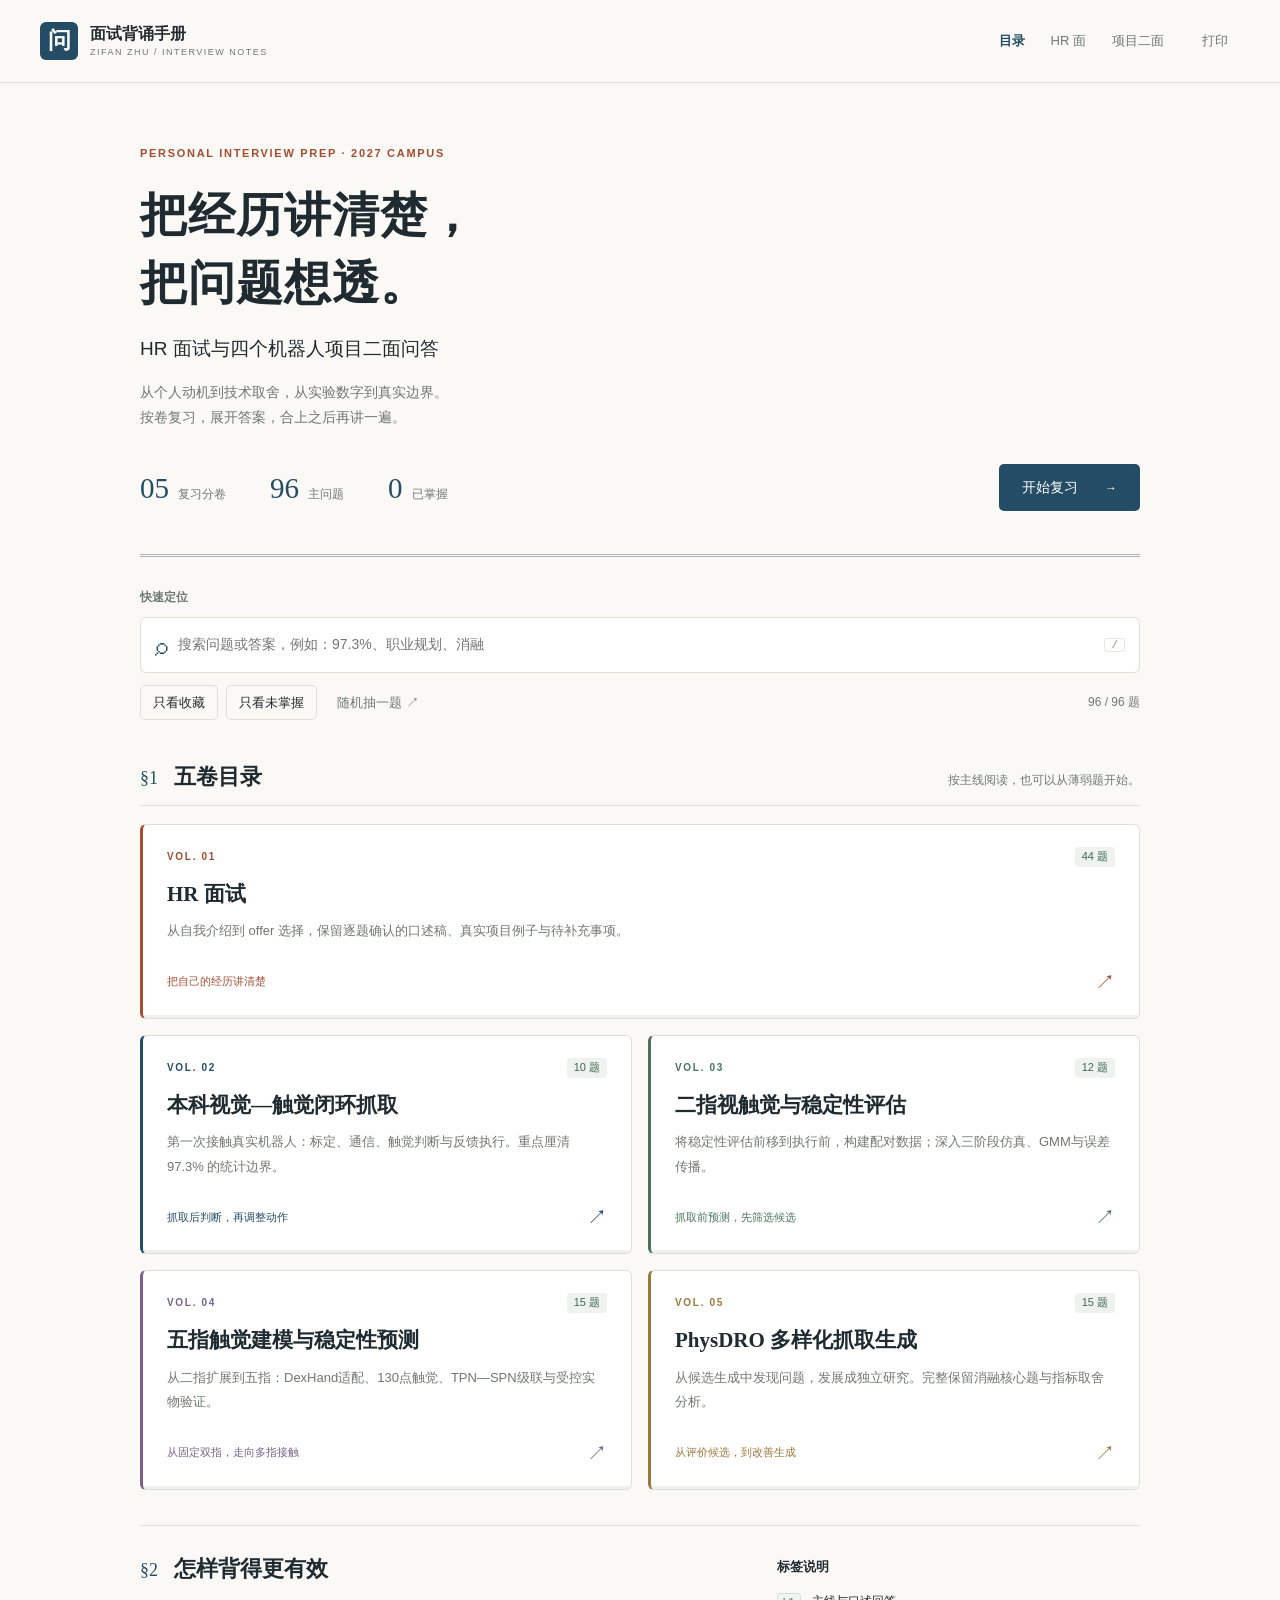
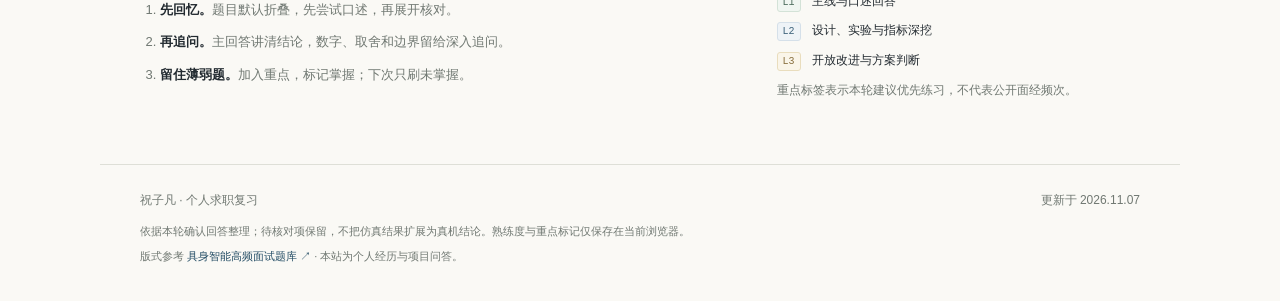
<file: index.html>
<!doctype html><html lang="zh-CN"><head><meta charset="utf-8"><meta name="viewport" content="width=device-width, initial-scale=1"><meta name="color-scheme" content="light"><meta name="description" content="祝子凡的机器人算法求职复习手册：HR面试与四个项目二面问答，含完整追问、指标表与背诵进度。"><title>目录 · 面试背诵手册</title><link rel="icon" href="favicon.svg" type="image/svg+xml"><link rel="stylesheet" href="styles.css"><script src="bank.js" defer></script><script src="app.js" defer></script></head><body data-chapter="home"><a class="skip" href="#main">跳到正文</a><header class="topbar"><a class="brand" href="index.html"><span class="brand-mark">问</span><span>面试背诵手册<small>ZIFAN ZHU / INTERVIEW NOTES</small></span></a><nav aria-label="主导航"><a href="index.html" class="selected">目录</a><a href="hr.html">HR 面</a><a href="project1.html">项目二面</a><button class="quiet" id="print" type="button">打印</button></nav></header><main id="main" class="home"><section class="hero"><p class="eyebrow rust">PERSONAL INTERVIEW PREP · 2027 CAMPUS</p><h1>把经历讲清楚，<br>把问题想透。</h1><p class="hero-sub">HR 面试与四个机器人项目二面问答</p><p class="hero-copy">从个人动机到技术取舍，从实验数字到真实边界。<br>按卷复习，展开答案，合上之后再讲一遍。</p><div class="hero-stats"><div><strong>05</strong><span>复习分卷</span></div><div><strong>96</strong><span>主问题</span></div><div><strong id="home-mastered">0</strong><span>已掌握</span></div><a class="primary" href="hr.html">开始复习 <span>→</span></a></div></section><section class="search-section"><label for="search" class="section-kicker">快速定位</label><div class="search-row"><span aria-hidden="true">⌕</span><input id="search" type="search" placeholder="搜索问题或答案，例如：97.3%、职业规划、消融" autocomplete="off"><kbd>/</kbd></div><div class="filter-row"><button id="only-saved" aria-pressed="false">只看收藏</button><button id="only-unlearned" aria-pressed="false">只看未掌握</button><button id="random" class="quiet">随机抽一题 ↗</button><span id="search-count" role="status"></span></div><div id="search-results" hidden></div></section><section id="volumes"><div class="section-head"><h2><span>§1</span> 五卷目录</h2><p>按主线阅读，也可以从薄弱题开始。</p></div><div class="volume-grid"><a class="volume-card clay" href="hr.html"><div class="volume-top"><span class="eyebrow">VOL. 01</span><span class="count">44 题</span></div><h3>HR 面试</h3><p>从自我介绍到 offer 选择，保留逐题确认的口述稿、真实项目例子与待补充事项。</p><div class="volume-bottom"><span>把自己的经历讲清楚</span><span aria-hidden="true">↗</span></div><div class="card-progress" data-progress="hr"><i></i></div></a><a class="volume-card blue" href="project1.html"><div class="volume-top"><span class="eyebrow">VOL. 02</span><span class="count">10 题</span></div><h3>本科视觉—触觉闭环抓取</h3><p>第一次接触真实机器人：标定、通信、触觉判断与反馈执行。重点厘清 97.3% 的统计边界。</p><div class="volume-bottom"><span>抓取后判断，再调整动作</span><span aria-hidden="true">↗</span></div><div class="card-progress" data-progress="project1"><i></i></div></a><a class="volume-card green" href="project2.html"><div class="volume-top"><span class="eyebrow">VOL. 03</span><span class="count">12 题</span></div><h3>二指视触觉与稳定性评估</h3><p>将稳定性评估前移到执行前，构建配对数据；深入三阶段仿真、GMM与误差传播。</p><div class="volume-bottom"><span>抓取前预测，先筛选候选</span><span aria-hidden="true">↗</span></div><div class="card-progress" data-progress="project2"><i></i></div></a><a class="volume-card violet" href="project3.html"><div class="volume-top"><span class="eyebrow">VOL. 04</span><span class="count">15 题</span></div><h3>五指触觉建模与稳定性预测</h3><p>从二指扩展到五指：DexHand适配、130点触觉、TPN—SPN级联与受控实物验证。</p><div class="volume-bottom"><span>从固定双指，走向多指接触</span><span aria-hidden="true">↗</span></div><div class="card-progress" data-progress="project3"><i></i></div></a><a class="volume-card amber" href="project4.html"><div class="volume-top"><span class="eyebrow">VOL. 05</span><span class="count">15 题</span></div><h3>PhysDRO 多样化抓取生成</h3><p>从候选生成中发现问题，发展成独立研究。完整保留消融核心题与指标取舍分析。</p><div class="volume-bottom"><span>从评价候选，到改善生成</span><span aria-hidden="true">↗</span></div><div class="card-progress" data-progress="project4"><i></i></div></a></div></section><section class="study-guide"><div><h2><span>§2</span> 怎样背得更有效</h2><ol><li><strong>先回忆。</strong>题目默认折叠，先尝试口述，再展开核对。</li><li><strong>再追问。</strong>主回答讲清结论，数字、取舍和边界留给深入追问。</li><li><strong>留住薄弱题。</strong>加入重点，标记掌握；下次只刷未掌握。</li></ol></div><div class="legend"><h3>标签说明</h3><p><span class="level l1">L1</span> 主线与口述回答</p><p><span class="level l2">L2</span> 设计、实验与指标深挖</p><p><span class="level l3">L3</span> 开放改进与方案判断</p><p class="muted">重点标签表示本轮建议优先练习，不代表公开面经频次。</p></div></section></main><footer class="site-footer"><div>祝子凡 · 个人求职复习 <span>更新于 2026.11.07</span></div><p>依据本轮确认回答整理；待核对项保留，不把仿真结果扩展为真机结论。熟练度与重点标记仅保存在当前浏览器。</p><p>版式参考 <a href="https://winstonjq.github.io/embodied-interview-qa/" target="_blank" rel="noopener noreferrer">具身智能高频面试题库 ↗</a> · 本站为个人经历与项目问答。</p></footer><div id="toast" role="status" aria-live="polite"></div></body></html>
</file>
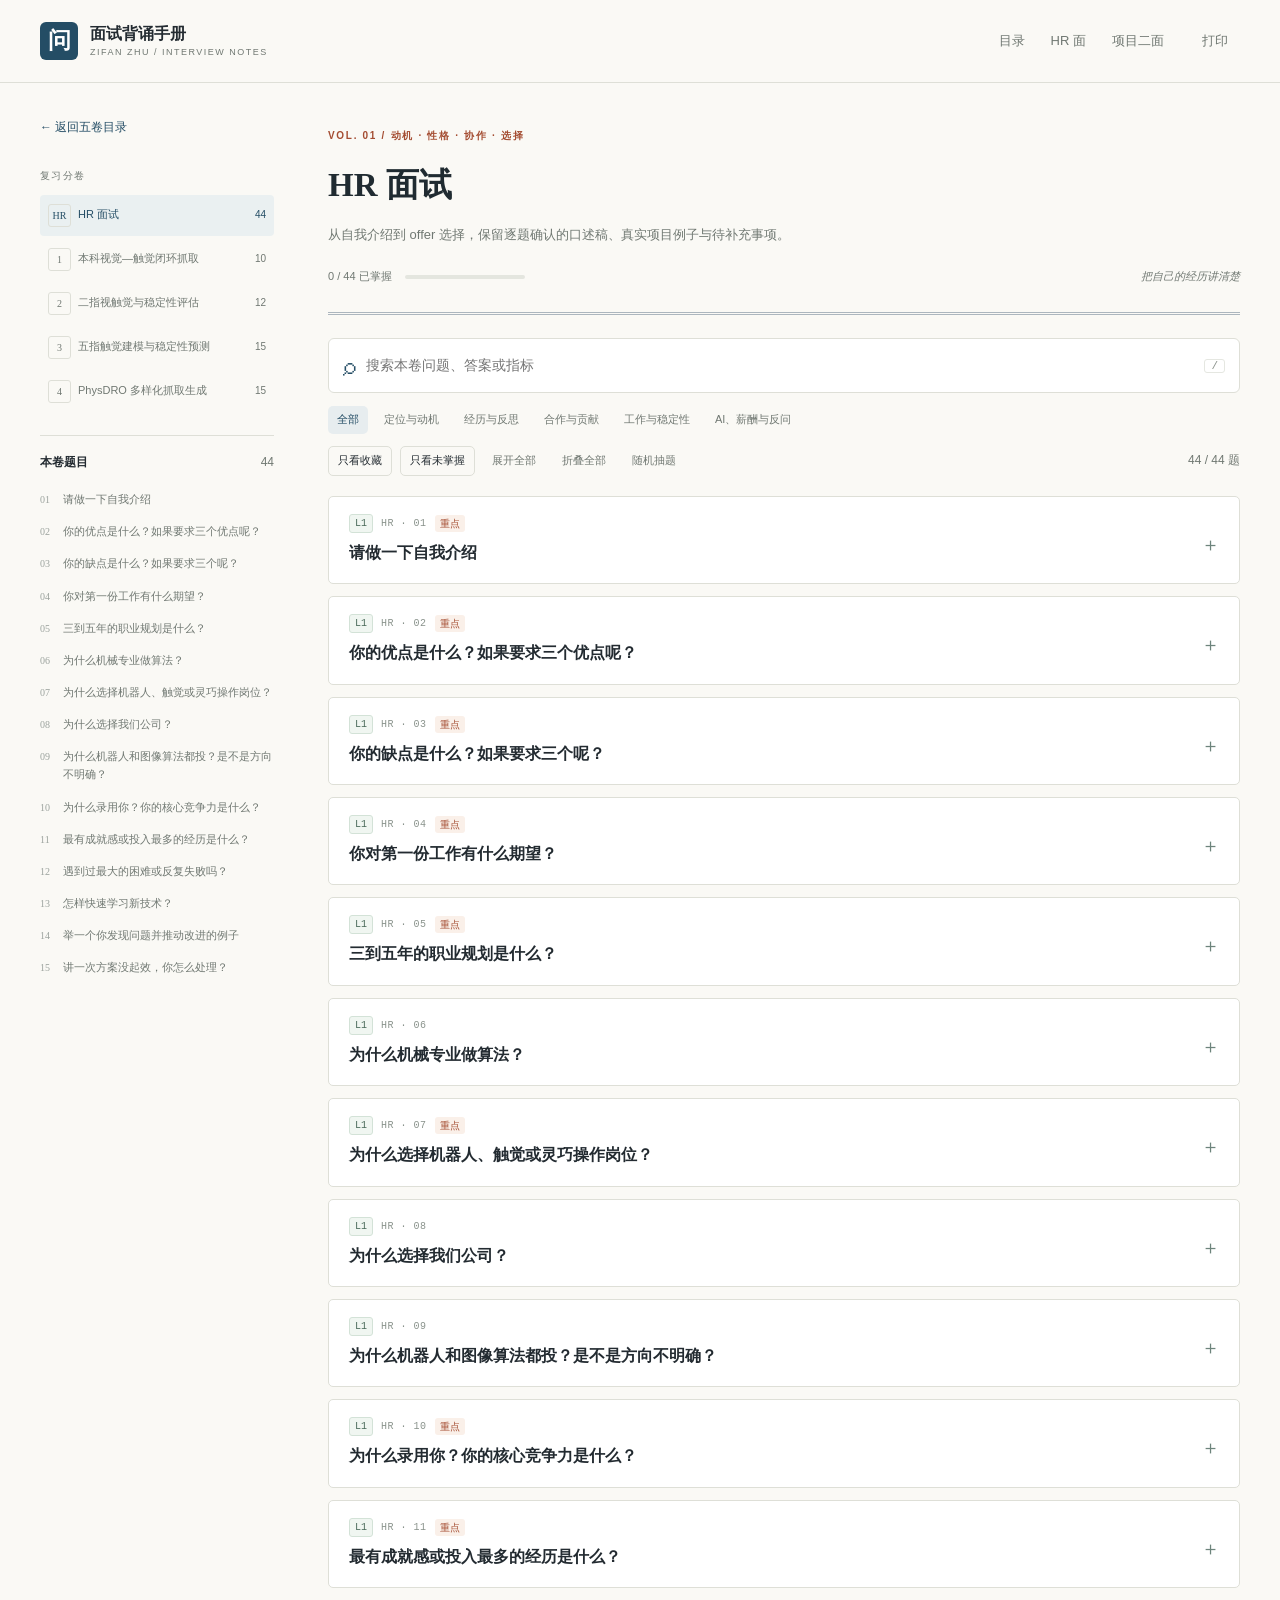
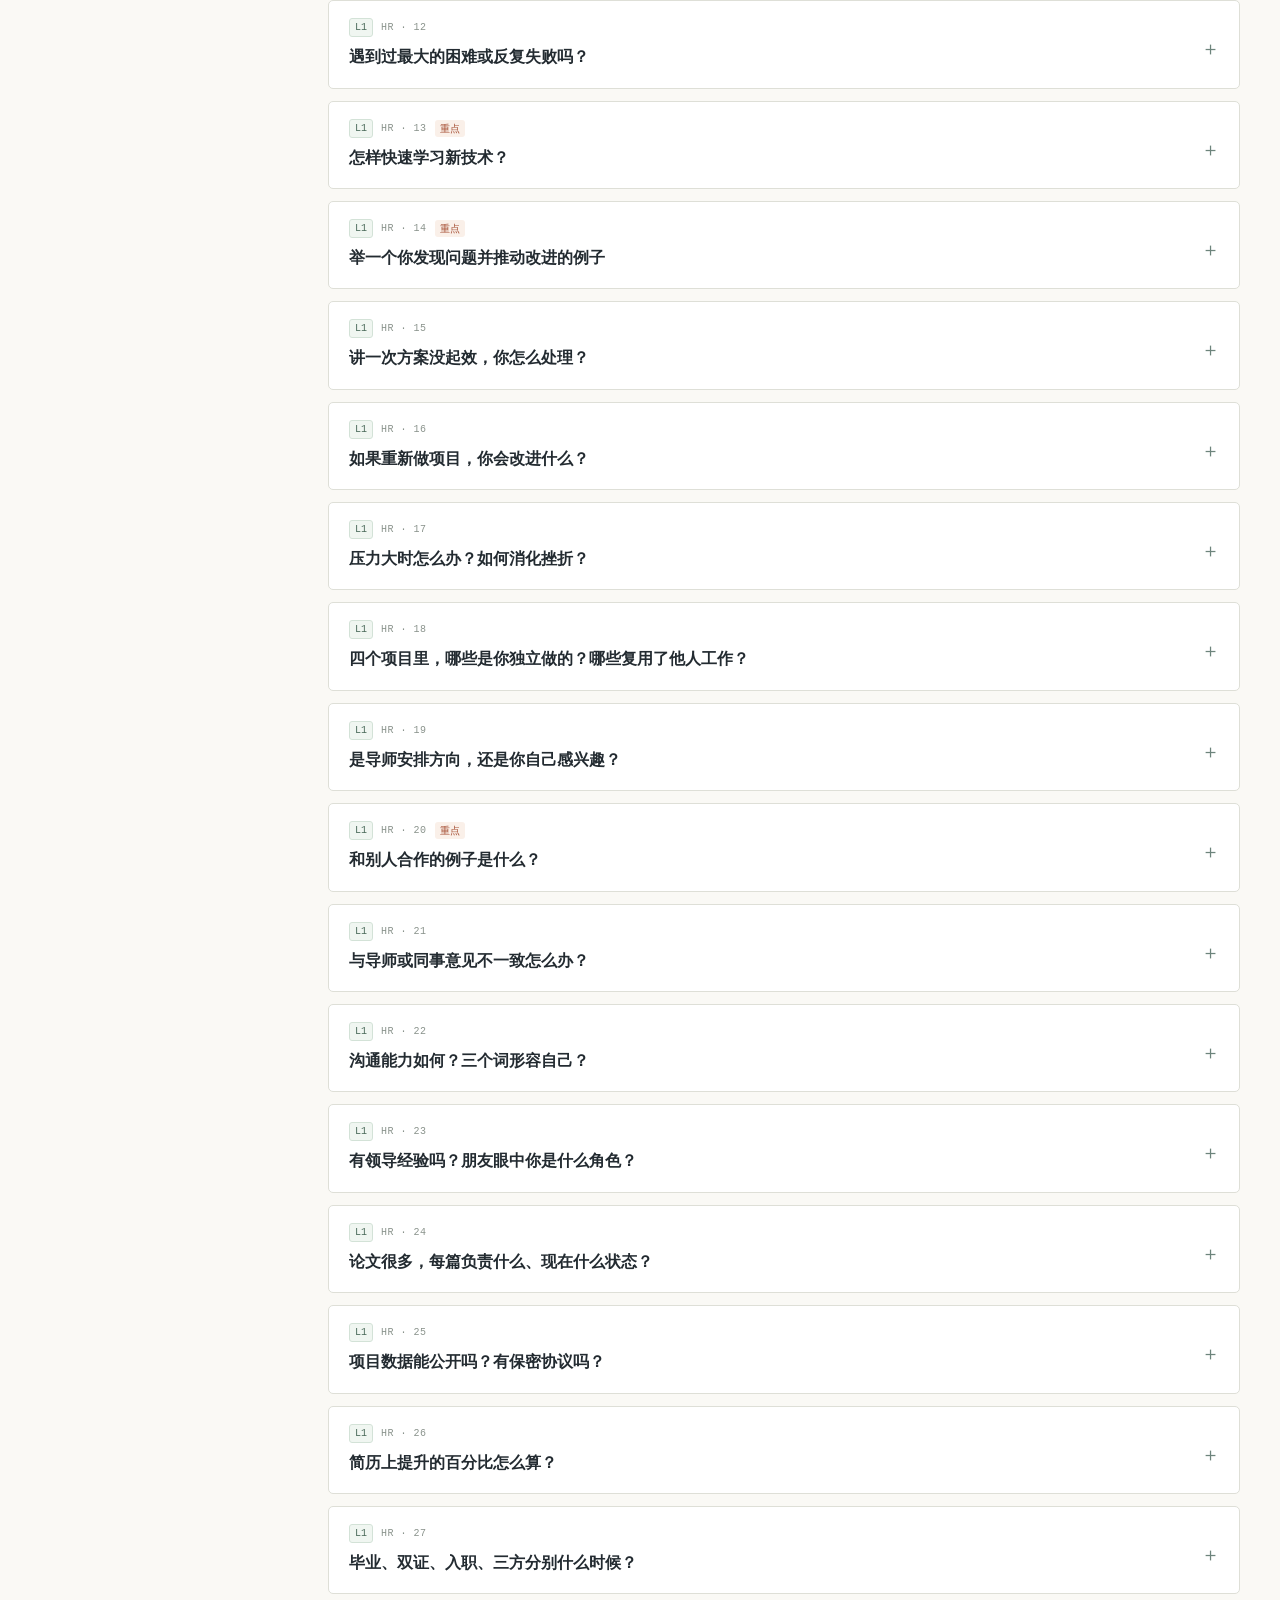
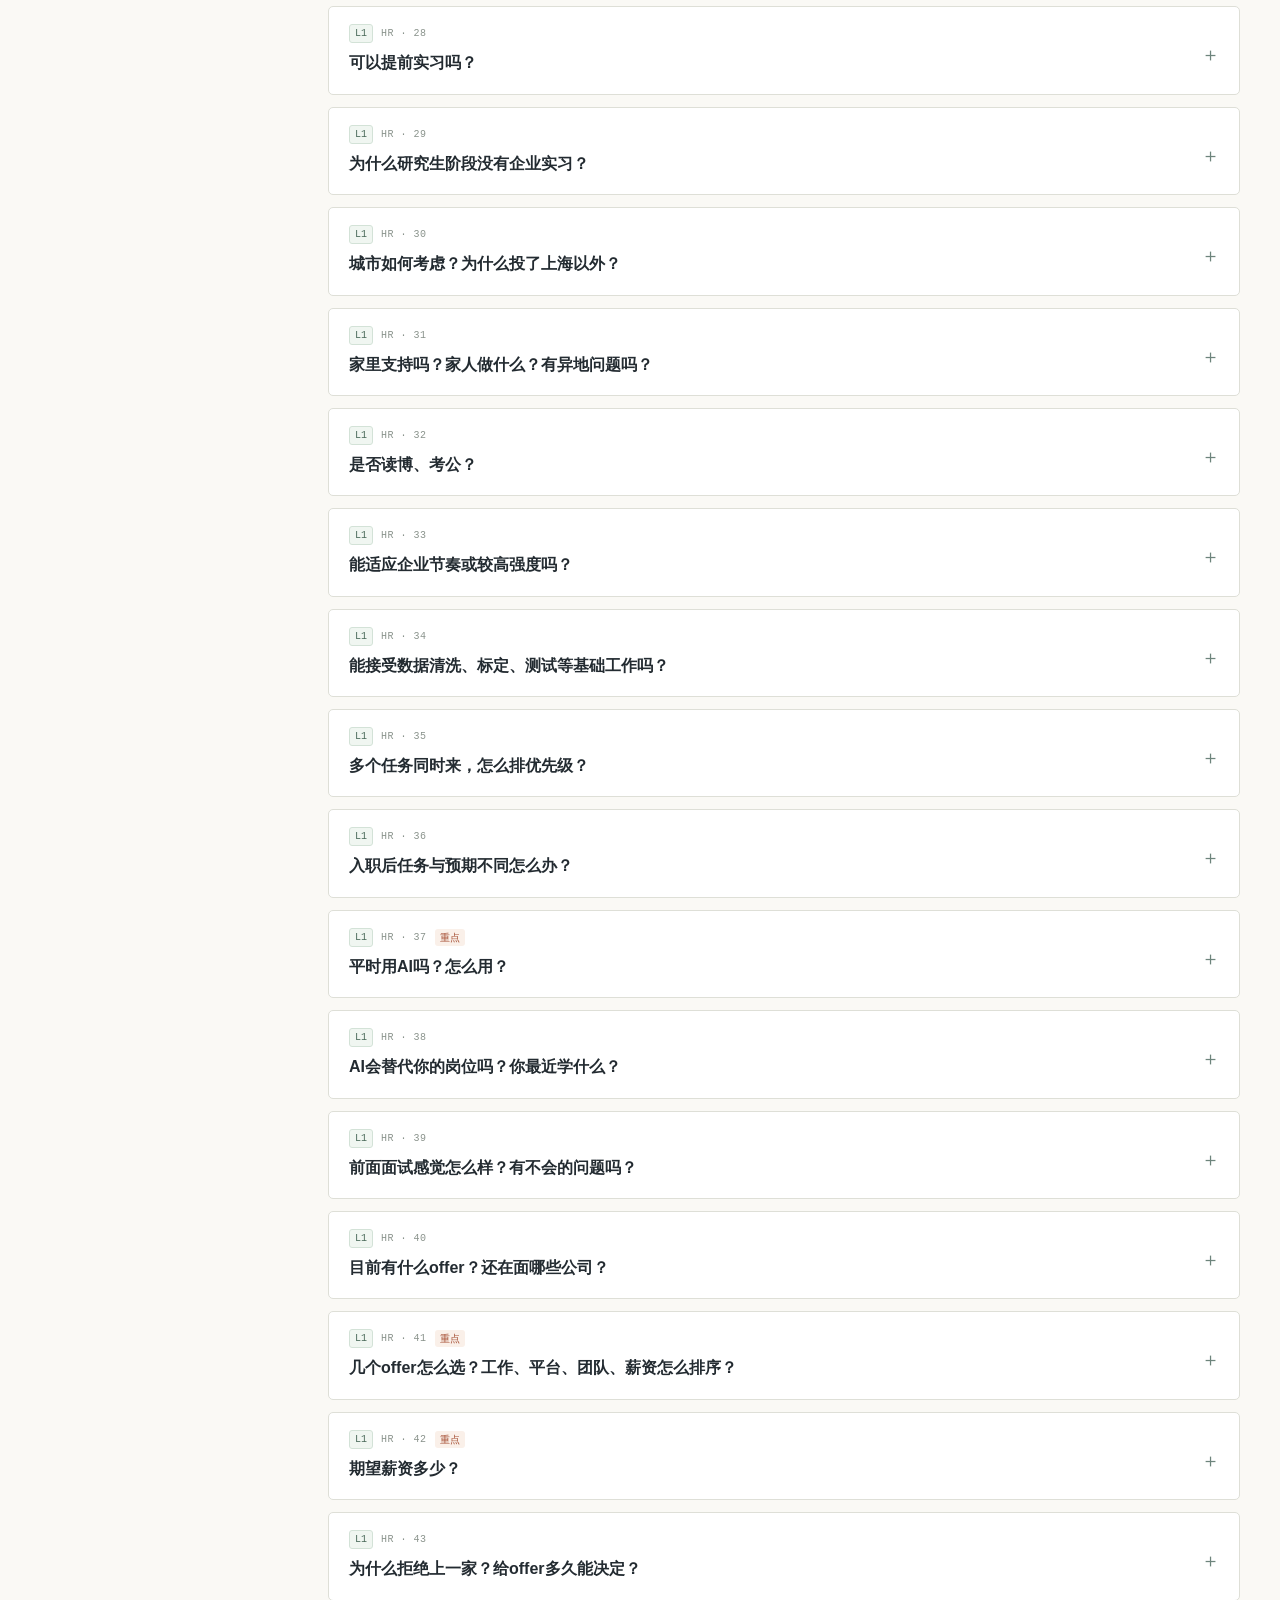
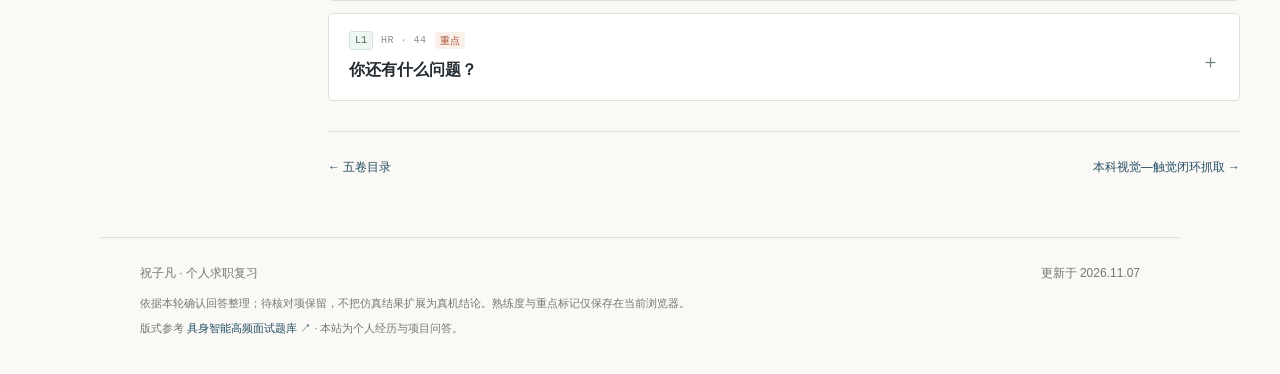
<file: hr.html>
<!doctype html><html lang="zh-CN"><head><meta charset="utf-8"><meta name="viewport" content="width=device-width, initial-scale=1"><meta name="color-scheme" content="light"><meta name="description" content="祝子凡的机器人算法求职复习手册：HR面试与四个项目二面问答，含完整追问、指标表与背诵进度。"><title>HR 面试 · 面试背诵手册</title><link rel="icon" href="favicon.svg" type="image/svg+xml"><link rel="stylesheet" href="styles.css"><script src="bank.js" defer></script><script src="app.js" defer></script></head><body data-chapter="hr"><a class="skip" href="#main">跳到正文</a><header class="topbar"><a class="brand" href="index.html"><span class="brand-mark">问</span><span>面试背诵手册<small>ZIFAN ZHU / INTERVIEW NOTES</small></span></a><nav aria-label="主导航"><a href="index.html" class="">目录</a><a href="hr.html">HR 面</a><a href="project1.html">项目二面</a><button class="quiet" id="print" type="button">打印</button></nav></header><div class="reading-layout"><aside class="sidebar"><a class="back" href="index.html">← 返回五卷目录</a><div class="nav-label">复习分卷</div><a class="nav-link active" href="hr.html"><span>HR</span>HR 面试<small>44</small></a><a class="nav-link " href="project1.html"><span>1</span>本科视觉—触觉闭环抓取<small>10</small></a><a class="nav-link " href="project2.html"><span>2</span>二指视触觉与稳定性评估<small>12</small></a><a class="nav-link " href="project3.html"><span>3</span>五指触觉建模与稳定性预测<small>15</small></a><a class="nav-link " href="project4.html"><span>4</span>PhysDRO 多样化抓取生成<small>15</small></a><details class="toc" open><summary>本卷题目 <span>44</span></summary><nav aria-label="本卷目录"><a href="#hr-q01"><span>01</span>请做一下自我介绍</a><a href="#hr-q02"><span>02</span>你的优点是什么？如果要求三个优点呢？</a><a href="#hr-q03"><span>03</span>你的缺点是什么？如果要求三个呢？</a><a href="#hr-q04"><span>04</span>你对第一份工作有什么期望？</a><a href="#hr-q05"><span>05</span>三到五年的职业规划是什么？</a><a href="#hr-q06"><span>06</span>为什么机械专业做算法？</a><a href="#hr-q07"><span>07</span>为什么选择机器人、触觉或灵巧操作岗位？</a><a href="#hr-q08"><span>08</span>为什么选择我们公司？</a><a href="#hr-q09"><span>09</span>为什么机器人和图像算法都投？是不是方向不明确？</a><a href="#hr-q10"><span>10</span>为什么录用你？你的核心竞争力是什么？</a><a href="#hr-q11"><span>11</span>最有成就感或投入最多的经历是什么？</a><a href="#hr-q12"><span>12</span>遇到过最大的困难或反复失败吗？</a><a href="#hr-q13"><span>13</span>怎样快速学习新技术？</a><a href="#hr-q14"><span>14</span>举一个你发现问题并推动改进的例子</a><a href="#hr-q15"><span>15</span>讲一次方案没起效，你怎么处理？</a><a href="#hr-q16"><span>16</span>如果重新做项目，你会改进什么？</a><a href="#hr-q17"><span>17</span>压力大时怎么办？如何消化挫折？</a><a href="#hr-q18"><span>18</span>四个项目里，哪些是你独立做的？哪些复用了他人工作？</a><a href="#hr-q19"><span>19</span>是导师安排方向，还是你自己感兴趣？</a><a href="#hr-q20"><span>20</span>和别人合作的例子是什么？</a><a href="#hr-q21"><span>21</span>与导师或同事意见不一致怎么办？</a><a href="#hr-q22"><span>22</span>沟通能力如何？三个词形容自己？</a><a href="#hr-q23"><span>23</span>有领导经验吗？朋友眼中你是什么角色？</a><a href="#hr-q24"><span>24</span>论文很多，每篇负责什么、现在什么状态？</a><a href="#hr-q25"><span>25</span>项目数据能公开吗？有保密协议吗？</a><a href="#hr-q26"><span>26</span>简历上提升的百分比怎么算？</a><a href="#hr-q27"><span>27</span>毕业、双证、入职、三方分别什么时候？</a><a href="#hr-q28"><span>28</span>可以提前实习吗？</a><a href="#hr-q29"><span>29</span>为什么研究生阶段没有企业实习？</a><a href="#hr-q30"><span>30</span>城市如何考虑？为什么投了上海以外？</a><a href="#hr-q31"><span>31</span>家里支持吗？家人做什么？有异地问题吗？</a><a href="#hr-q32"><span>32</span>是否读博、考公？</a><a href="#hr-q33"><span>33</span>能适应企业节奏或较高强度吗？</a><a href="#hr-q34"><span>34</span>能接受数据清洗、标定、测试等基础工作吗？</a><a href="#hr-q35"><span>35</span>多个任务同时来，怎么排优先级？</a><a href="#hr-q36"><span>36</span>入职后任务与预期不同怎么办？</a><a href="#hr-q37"><span>37</span>平时用AI吗？怎么用？</a><a href="#hr-q38"><span>38</span>AI会替代你的岗位吗？你最近学什么？</a><a href="#hr-q39"><span>39</span>前面面试感觉怎么样？有不会的问题吗？</a><a href="#hr-q40"><span>40</span>目前有什么offer？还在面哪些公司？</a><a href="#hr-q41"><span>41</span>几个offer怎么选？工作、平台、团队、薪资怎么排序？</a><a href="#hr-q42"><span>42</span>期望薪资多少？</a><a href="#hr-q43"><span>43</span>为什么拒绝上一家？给offer多久能决定？</a><a href="#hr-q44"><span>44</span>你还有什么问题？</a></nav></details></aside><main id="main" class="reading"><header class="chapter-header"><p class="eyebrow rust">VOL. 01 / 动机 · 性格 · 协作 · 选择</p><h1>HR 面试</h1><p class="chapter-sub">从自我介绍到 offer 选择，保留逐题确认的口述稿、真实项目例子与待补充事项。</p><div class="chapter-progress"><span id="progress-text">0 / 44 已掌握</span><div><i id="progress-bar"></i></div><span>把自己的经历讲清楚</span></div></header><section class="reading-tools" aria-label="复习工具"><div class="search-row"><span aria-hidden="true">⌕</span><input id="search" type="search" placeholder="搜索本卷问题、答案或指标" aria-label="搜索本卷" autocomplete="off"><kbd>/</kbd></div><div class="category-row"><button class="category-btn active" data-category="all" aria-pressed="true">全部</button><button class="category-btn" data-category="定位与动机" aria-pressed="false">定位与动机</button><button class="category-btn" data-category="经历与反思" aria-pressed="false">经历与反思</button><button class="category-btn" data-category="合作与贡献" aria-pressed="false">合作与贡献</button><button class="category-btn" data-category="工作与稳定性" aria-pressed="false">工作与稳定性</button><button class="category-btn" data-category="AI、薪酬与反问" aria-pressed="false">AI、薪酬与反问</button></div><div class="filter-row"><button id="only-saved" aria-pressed="false">只看收藏</button><button id="only-unlearned" aria-pressed="false">只看未掌握</button><button id="expand-all" class="quiet">展开全部</button><button id="collapse-all" class="quiet">折叠全部</button><button id="random" class="quiet">随机抽题</button><span id="search-count" role="status"></span></div></section><div id="empty" class="empty" hidden>没有找到符合条件的题目。试试其他关键词或关闭筛选。</div><section id="questions" aria-label="问答列表"><details class="question" id="hr-q01" data-id="hr-q01" data-category="定位与动机" data-core="true"><summary><span class="q-meta"><span class="level l1">L1</span><span class="q-code">HR · 01</span><span class="core-tag">重点</span><span class="mastered-tag" hidden>已掌握</span><span class="saved-tag" hidden>已收藏</span></span><span class="q-title">请做一下自我介绍</span><span class="chevron" aria-hidden="true">＋</span></summary><div class="answer"><div class="answer-label">参考回答 / 深入追问</div><p>面试官您好，我叫祝子凡，目前是上海交通大学机械工程硕士研究生，预计2027年6月毕业，本科也就读于交大。本科核心学积分排名2/171，研究生GPA是3.85。</p>
<p>我过去几年的项目集中在机器人抓取和触觉。本科时，我搭建了一套真实机器人的视觉—触觉闭环抓取系统，自己做了手眼标定、机械臂通信、547次真实触觉抓取数据采集和稳定性模型适配，让机器人能够根据触觉判断继续搬运、增力重抓还是切换候选。</p>
<p>研究生阶段，我主要做了两类工作：一类是在Isaac Sim里建立二指和五指触觉数据流程，处理接触模型、采样效率和稳定性标签，并完成模型及实物验证；另一类是在官方D(R,O)代码上开展抓取生成改进，针对生成结果趋同和手物穿透等问题，完成方法实现与实验。</p>
<p>这些经历让我比较熟悉从数据、模型到真实设备的衔接。我希望继续从事触觉、感知或灵巧操作相关研发，入职后先在一个具体模块上形成可交付的结果。</p>
<p><strong>图像算法岗最后一段替换为：</strong>我的具体应用是抓取，但三维数据处理、模型训练、错误样本分析和设备联调这些经验，可以用于视觉算法开发。我希望先熟悉公司的成像方式、数据和检测要求，再承担一个具体算法模块。</p>
<h3>追问：你最突出的个人工作是哪项？</h3>
<p>如果岗位偏仿真或触觉，我会选二指项目的三阶段数据生成与触觉建模；如果偏抓取生成，我会选PhysDRO的增量开发；如果偏设备落地，我会选本科的标定、通信和触觉闭环集成。不要同时重新讲四个项目。</p><div class="q-actions"><button class="master-btn" data-id="hr-q01" aria-pressed="false">标记掌握</button><button class="save-btn" data-id="hr-q01" aria-pressed="false">加入重点</button><button class="copy-btn quiet" data-id="hr-q01">复制本题</button><a href="#hr-q01" class="permalink">题目链接 ↗</a></div></div></details><details class="question" id="hr-q02" data-id="hr-q02" data-category="定位与动机" data-core="true"><summary><span class="q-meta"><span class="level l1">L1</span><span class="q-code">HR · 02</span><span class="core-tag">重点</span><span class="mastered-tag" hidden>已掌握</span><span class="saved-tag" hidden>已收藏</span></span><span class="q-title">你的优点是什么？如果要求三个优点呢？</span><span class="chevron" aria-hidden="true">＋</span></summary><div class="answer"><div class="answer-label">参考回答 / 深入追问</div><h3>主回答：做事前考虑比较周全，先理清整体任务和各环节的衔接。</h3>
<p>我的一个优点是，做事之前会考虑得比较周全，习惯先把整体思路理清楚，再开始具体工作。</p>
<p>比如本科做机器人抓取系统，涉及相机、抓取网络、机械臂和触觉传感器。我会先梳理整个任务怎样完成：相机提供什么数据，网络输出的抓取位姿怎样转换成机器人动作，抓取后怎样利用触觉判断，以及不稳定时下一步怎么办。这样能明确各个环节的依赖，也更容易安排先后顺序，减少前后接不上的情况。</p>
<h3>追问：能具体说明各环节怎样衔接吗？</h3>
<p>视觉侧从场景点云生成抓取候选，经过标定和坐标转换才能交给机器人执行；触觉侧在夹爪闭合、接触稳定后采集数据，由模型判断稳定性；策略侧再决定继续搬运、增力重抓或切换候选。梳理这些关系，可以明确模型输出怎样进入实际动作，而不是把几个模块分别做完就算结束。</p>
<h3>如果要求三个优点，再补两个简短例子：</h3>
<ul><li>能根据结果调整方案：二指触觉仿真最初使用可变形体，并行计算成本过高，后续改用柔顺接触近似，并用已知载荷检查受力。</li><li>重视实际验证：本科不仅训练稳定性模型，还采集真实触觉、定义扰动标签，并把模型输出接入增力重抓和候选切换。</li></ul>
<p>一次只展开一个故事，其余两个留给追问。</p><div class="q-actions"><button class="master-btn" data-id="hr-q02" aria-pressed="false">标记掌握</button><button class="save-btn" data-id="hr-q02" aria-pressed="false">加入重点</button><button class="copy-btn quiet" data-id="hr-q02">复制本题</button><a href="#hr-q02" class="permalink">题目链接 ↗</a></div></div></details><details class="question" id="hr-q03" data-id="hr-q03" data-category="定位与动机" data-core="true"><summary><span class="q-meta"><span class="level l1">L1</span><span class="q-code">HR · 03</span><span class="core-tag">重点</span><span class="mastered-tag" hidden>已掌握</span><span class="saved-tag" hidden>已收藏</span></span><span class="q-title">你的缺点是什么？如果要求三个呢？</span><span class="chevron" aria-hidden="true">＋</span></summary><div class="answer"><div class="answer-label">参考回答 / 深入追问</div><h3>主回答：缺点是上述习惯的另一面——有时考虑过细、准备太满，实际验证开始得不够早。</h3>
<p>不过，我的缺点也和这个习惯有关，就是有时会考虑得过细，把前期准备做得太满。</p>
<p>比如做实验前，我会预先构想完整流程，把各个环节的代码都写好，再反复检查。但真正实验时，还是会遇到没预想到的问题，需要调整流程，相应的代码也得修改。前面一些已经做好的工作又要推翻重来，反而影响了效率。</p>
<p>所以我需要把握好规划和行动之间的平衡。整体流程和关键约束仍然提前想清楚，但不急着把所有细节都实现，而是先跑通一个最小的完整实验，尽早获得真实反馈，再逐步完善。</p>
<h3>如果单独问缺点，开头改为：</h3>
<p>我平时做事习惯先把整体思路想清楚，但有时会考虑得过细，把前期准备做得太满。</p>
<h3>追问：能具体说说怎样减少返工吗？</h3>
<p>以抓取实验为例，可以先让一个物体完成一次从感知、执行到结果记录的基本流程，确认各模块的数据、动作顺序和设备反馈能够衔接，再扩展批量实验、候选切换等逻辑。如果基本流程还没在设备上验证，就把后续分支全部实现，前面的假设一旦变化，后面也容易跟着返工。这里是改进做法的举例，不声称已经按此完成了某次实验。</p>
<h3>追问：你的优缺点之间是什么关系？</h3>
<p>它们来自同一个习惯。提前理清整体任务和各环节的依赖，能帮助我做好安排；但如果在关键条件还没验证时，就希望把所有细节和代码都准备完，也会造成过多投入。我想保留整体规划的习惯，同时更早获得实际反馈，让后续准备建立在验证结果上。</p>
<p><strong>事实边界：</strong>实验前构想完整流程、提前编写并反复检查代码、实际执行后调整并返工，来自本人补充。暂未指定某一次实验的具体故障和耗时，不添加未经确认的事件或数字；改进方法按接下来采用的方式表达。</p>
<p><strong>如果要求三个缺点：</strong>第二个可讲企业多人协作经验不足，用第29题展开。第三个必须与你真实自评一致，不能为了凑数编一个性格缺陷。</p><div class="q-actions"><button class="master-btn" data-id="hr-q03" aria-pressed="false">标记掌握</button><button class="save-btn" data-id="hr-q03" aria-pressed="false">加入重点</button><button class="copy-btn quiet" data-id="hr-q03">复制本题</button><a href="#hr-q03" class="permalink">题目链接 ↗</a></div></div></details><details class="question" id="hr-q04" data-id="hr-q04" data-category="定位与动机" data-core="true"><summary><span class="q-meta"><span class="level l1">L1</span><span class="q-code">HR · 04</span><span class="core-tag">重点</span><span class="mastered-tag" hidden>已掌握</span><span class="saved-tag" hidden>已收藏</span></span><span class="q-title">你对第一份工作有什么期望？</span><span class="chevron" aria-hidden="true">＋</span></summary><div class="answer"><div class="answer-label">参考回答 / 深入追问</div><p>我对第一份工作的一个重要期望，是能够在已有积累上拓宽技术能力，同时把学到的方法用于实际任务。</p>
<p>研究生阶段，我主要做触觉预测、抓取稳定性分类和条件抓取生成，积累了数据、模型和实物验证经验。但对于机器人如何根据连续反馈调整动作、完成更长的操作过程，我的实际经验还比较有限。</p>
<p>所以我希望有机会接触强化学习或者VLA相关任务，在具体项目中逐步掌握这些方法。同时，我也会利用业余时间学习相关知识、复现开源项目，主动补齐基础。</p>
<p>入职后，我希望先从数据处理、仿真环境、模型训练或实物验证等已有经验能够支持的环节承担工作，再逐步深入算法和策略本身。我不要求马上覆盖所有方向，更希望通过明确的任务和持续反馈，把方法从理解原理推进到能够独立实现和验证。</p><div class="q-actions"><button class="master-btn" data-id="hr-q04" aria-pressed="false">标记掌握</button><button class="save-btn" data-id="hr-q04" aria-pressed="false">加入重点</button><button class="copy-btn quiet" data-id="hr-q04">复制本题</button><a href="#hr-q04" class="permalink">题目链接 ↗</a></div></div></details><details class="question" id="hr-q05" data-id="hr-q05" data-category="定位与动机" data-core="true"><summary><span class="q-meta"><span class="level l1">L1</span><span class="q-code">HR · 05</span><span class="core-tag">重点</span><span class="mastered-tag" hidden>已掌握</span><span class="saved-tag" hidden>已收藏</span></span><span class="q-title">三到五年的职业规划是什么？</span><span class="chevron" aria-hidden="true">＋</span></summary><div class="answer"><div class="answer-label">参考回答 / 深入追问</div><p>我希望未来三到五年继续在机器人算法方向深入，逐步成长为能够独立承担项目、解决实际问题的工程师。</p>
<p>入职初期，我会先熟悉公司的工作环境、团队协作方式和项目流程，尽快适应从学生到企业研发人员的转变，把分配给自己的任务做好。</p>
<p>三年左右，希望在具体技术方向上形成比较扎实的积累，能够独立完成从需求理解、方案设计到实现和验证的工作，遇到问题时也能有自己的判断。</p>
<p>五年左右，希望能承担更完整、更有挑战的项目，既能解决关键技术问题，也能与不同岗位的同事协作，对项目结果负责。目前我更倾向于先把技术能力做扎实，再结合自己的发展和团队需要，考虑是否承担更多协调或管理职责。</p><div class="q-actions"><button class="master-btn" data-id="hr-q05" aria-pressed="false">标记掌握</button><button class="save-btn" data-id="hr-q05" aria-pressed="false">加入重点</button><button class="copy-btn quiet" data-id="hr-q05">复制本题</button><a href="#hr-q05" class="permalink">题目链接 ↗</a></div></div></details><details class="question" id="hr-q06" data-id="hr-q06" data-category="定位与动机" data-core="false"><summary><span class="q-meta"><span class="level l1">L1</span><span class="q-code">HR · 06</span><span class="mastered-tag" hidden>已掌握</span><span class="saved-tag" hidden>已收藏</span></span><span class="q-title">为什么机械专业做算法？</span><span class="chevron" aria-hidden="true">＋</span></summary><div class="answer"><div class="answer-label">参考回答 / 深入追问</div><p>我不是到找工作时才决定转算法。本科大三下参加科研导师制时，就开始读PointNet论文和代码，配置PyTorch环境，跑点云分类和分割，并对学习率、点数和训练轮数等参数做对比。</p>
<p>之后本科毕设把这些知识放到真实抓取任务里：先从点云生成抓取，再通过标定和坐标变换让机械臂执行，并加入触觉稳定性判断。研究生继续做触觉仿真、稳定性评估和抓取生成，算法已经是连续项目的主要工作。</p>
<p>机械背景对我也有具体帮助。比如在五指候选优化中，碰撞代价下降不代表动作可执行，还要检查关节限位；在触觉建模里，接触力读数也要和载荷、重力是否平衡联系起来。我的优势是能把算法输出与这些物理条件一起分析。</p>
<h3>追问：计算机基础有短板吗？</h3>
<p>我主要用Python和PyTorch做研究，企业工程开发和部分计算机基础还需要继续补充。我不会把机械背景等同于已经掌握全部软件能力，但已有项目可以说明我能完成训练、数据处理和设备集成。</p><div class="q-actions"><button class="master-btn" data-id="hr-q06" aria-pressed="false">标记掌握</button><button class="save-btn" data-id="hr-q06" aria-pressed="false">加入重点</button><button class="copy-btn quiet" data-id="hr-q06">复制本题</button><a href="#hr-q06" class="permalink">题目链接 ↗</a></div></div></details><details class="question" id="hr-q07" data-id="hr-q07" data-category="定位与动机" data-core="true"><summary><span class="q-meta"><span class="level l1">L1</span><span class="q-code">HR · 07</span><span class="core-tag">重点</span><span class="mastered-tag" hidden>已掌握</span><span class="saved-tag" hidden>已收藏</span></span><span class="q-title">为什么选择机器人、触觉或灵巧操作岗位？</span><span class="chevron" aria-hidden="true">＋</span></summary><div class="answer"><div class="answer-label">参考回答 / 深入追问</div><p>我选择这个方向，一方面是因为已有比较连续的积累，另一方面也是在实际做项目的过程中，逐渐确定了自己的兴趣。</p>
<p>本科做抓取系统时，我发现视觉给出的抓取位置即使看起来合理，机器人真正接触物体后，仍然可能因为受力和接触状态不同而失败。触觉能够补充这些信息，让机器人判断是否抓稳、是否需要调整，这让我对感知怎样影响动作产生了兴趣。</p>
<p>研究生阶段，我从二指夹爪继续做到五指灵巧手，研究触觉、稳定性和抓取生成，也越来越希望进一步解决“机器人怎样根据反馈调整动作、稳定完成操作”的问题。</p>
<p>所以选择这类岗位，既能发挥我已有的抓取、触觉和仿真经验，也能沿着自己感兴趣的问题继续深入，是我比较明确的长期发展方向。</p><div class="q-actions"><button class="master-btn" data-id="hr-q07" aria-pressed="false">标记掌握</button><button class="save-btn" data-id="hr-q07" aria-pressed="false">加入重点</button><button class="copy-btn quiet" data-id="hr-q07">复制本题</button><a href="#hr-q07" class="permalink">题目链接 ↗</a></div></div></details><details class="question" id="hr-q08" data-id="hr-q08" data-category="定位与动机" data-core="false"><summary><span class="q-meta"><span class="level l1">L1</span><span class="q-code">HR · 08</span><span class="mastered-tag" hidden>已掌握</span><span class="saved-tag" hidden>已收藏</span></span><span class="q-title">为什么选择我们公司？</span><span class="chevron" aria-hidden="true">＋</span></summary><div class="answer"><div class="answer-label">参考回答 / 深入追问</div><p>通用结构：我关注贵公司主要因为【具体产品或任务】与我的经历有直接衔接。这个岗位涉及【两个真实职责】，我在【对应项目】中已经做过相关工作，也希望进一步解决【更具体的问题】。同时，我希望了解团队如何将算法接入真实平台、如何评价效果，这会是我判断长期发展匹配度的重要依据。</p>
<p>Sharpa版本：我关注Sharpa，是因为公司围绕灵巧手、触觉和操作展开产品与算法研发。官网介绍的Wave灵巧手包含高分辨率触觉和实时触觉反馈，这与我做过的五指触觉建模、稳定性预测和真实抓取经验比较贴近。我希望把已有的数据、模型和实物验证经验用到更复杂的操作任务中，也进一步学习如何把触觉信息用于持续动作决策。<a href="https://www.sharpa.com/pages/wave" target="_blank" rel="noopener noreferrer">官网产品介绍</a></p>
<p>智元临界点版本：从这次投递的视触觉和灵巧手岗位，以及前一轮关于传感器、仿真到真实和可供性的交流来看，团队关注的问题和我的积累有直接联系。我已经做过触觉数据生成、稳定性评估和实物验证，希望进一步把这些能力推进到更明确的操作任务。这里依据的是你的投递及面试记录，不额外推断团队内部路线。</p>
<p>明锐理想版本：我了解到公司主要做工业视觉检查设备，产品结合了三维信息和AI算法。我关注这个机会，是因为它需要算法真正运行在设备上，并持续验证检测效果。虽然我之前的场景是机器人抓取，但三维数据、模型训练、数据质量和设备联调这些能力可以迁移。我也清楚工业缺陷检测的任务和评价标准不同，希望在真实产品任务中尽快补齐。<a href="https://www.magic-ray.com/" target="_blank" rel="noopener noreferrer">公司官网</a></p><div class="q-actions"><button class="master-btn" data-id="hr-q08" aria-pressed="false">标记掌握</button><button class="save-btn" data-id="hr-q08" aria-pressed="false">加入重点</button><button class="copy-btn quiet" data-id="hr-q08">复制本题</button><a href="#hr-q08" class="permalink">题目链接 ↗</a></div></div></details><details class="question" id="hr-q09" data-id="hr-q09" data-category="定位与动机" data-core="false"><summary><span class="q-meta"><span class="level l1">L1</span><span class="q-code">HR · 09</span><span class="mastered-tag" hidden>已掌握</span><span class="saved-tag" hidden>已收藏</span></span><span class="q-title">为什么机器人和图像算法都投？是不是方向不明确？</span><span class="chevron" aria-hidden="true">＋</span></summary><div class="answer"><div class="answer-label">参考回答 / 深入追问</div><p>这两类岗位名称不同，但我关注的工作内容有共同点：处理真实传感数据、训练模型，再把结果放到设备上验证。</p>
<p>比如本科系统里，点云进入网络之前要处理坐标和场景数据，网络输出之后还要和相机标定、机械臂执行匹配。研究生做触觉时，也要检查数据和标签是否一致，再分析模型错误。这些工作与视觉算法中的数据质量、模型训练、错误分析和设备验证存在可迁移的部分。</p>
<p>我也清楚工业缺陷检测与抓取不是同一任务，不能用做过抓取就证明已经熟悉AOI。如果进入图像算法岗，我会围绕成像、缺陷和检测要求补知识，长期积累该岗位需要的能力。</p>
<h3>追问：以后拿到机器人机会就走吗？</h3>
<p>我会在接受offer前把实际工作内容了解清楚。一旦选择加入，就希望沿着确认的职责持续积累。对我来说，能够承担明确的算法任务并看到设备效果，是选择岗位的重要原因。这个承诺只有符合真实意愿时使用。</p><div class="q-actions"><button class="master-btn" data-id="hr-q09" aria-pressed="false">标记掌握</button><button class="save-btn" data-id="hr-q09" aria-pressed="false">加入重点</button><button class="copy-btn quiet" data-id="hr-q09">复制本题</button><a href="#hr-q09" class="permalink">题目链接 ↗</a></div></div></details><details class="question" id="hr-q10" data-id="hr-q10" data-category="定位与动机" data-core="true"><summary><span class="q-meta"><span class="level l1">L1</span><span class="q-code">HR · 10</span><span class="core-tag">重点</span><span class="mastered-tag" hidden>已掌握</span><span class="saved-tag" hidden>已收藏</span></span><span class="q-title">为什么录用你？你的核心竞争力是什么？</span><span class="chevron" aria-hidden="true">＋</span></summary><div class="answer"><div class="answer-label">参考回答 / 深入追问</div><p>我认为自己与这个岗位的匹配主要体现在三个方面。</p>
<p>第一，我在相关方向上有持续积累。从本科的视觉—触觉闭环抓取，到研究生的触觉建模、稳定性预测和灵巧手抓取生成，研究对象和问题是一贯的。这让我对抓取、接触和实际执行中的困难有比较具体的认识，能够在已有基础上更快理解岗位任务。</p>
<p>第二，我的经验覆盖了算法和实际系统。我既做过模型训练和方法改进，也亲自做过数据采集、仿真、标定和机器人联调。因此遇到问题时，能够结合上下游分析原因，也能承担从实现到实验验证的工作。</p>
<p>第三，我有比较扎实的学习基础，也有主动补齐陌生知识的经历。例如为了完成项目，我逐步学习了点云处理、接触仿真和设备通信，并把它们用到了实际系统中。这让我有信心根据岗位需要继续学习，逐步承担新的任务。</p>
<p>如果概括核心竞争力，我觉得是：在机器人抓取和触觉方向有连续积累，同时能够把算法、数据和真实设备连接起来。</p><div class="q-actions"><button class="master-btn" data-id="hr-q10" aria-pressed="false">标记掌握</button><button class="save-btn" data-id="hr-q10" aria-pressed="false">加入重点</button><button class="copy-btn quiet" data-id="hr-q10">复制本题</button><a href="#hr-q10" class="permalink">题目链接 ↗</a></div></div></details><details class="question" id="hr-q11" data-id="hr-q11" data-category="经历与反思" data-core="true"><summary><span class="q-meta"><span class="level l1">L1</span><span class="q-code">HR · 11</span><span class="core-tag">重点</span><span class="mastered-tag" hidden>已掌握</span><span class="saved-tag" hidden>已收藏</span></span><span class="q-title">最有成就感或投入最多的经历是什么？</span><span class="chevron" aria-hidden="true">＋</span></summary><div class="answer"><div class="answer-label">参考回答 / 深入追问</div><p>我最有成就感的一段经历，是本科毕业设计时，第一次接触真实机器人，并独自完成了从系统调试到抓取实验的完整流程。</p>
<p>在这之前，我更多接触的是论文、代码和模型训练，对真实设备的使用经验比较少。毕设需要把相机、抓取网络、机械臂、夹爪和触觉传感器连接起来，很多环节都需要边学边做。</p>
<p>比如，网络输出的抓取位姿不能直接给机械臂执行，需要完成标定和坐标转换；机械臂通信涉及我之前没用过的Beckhoff和ADS，需要排查网络、路由和变量配置；触觉部分还需要自己采集数据、训练模型，再把判断结果接入抓取动作。各个模块单独能运行之后，还要继续调试它们的衔接，才能完成一次完整抓取。</p>
<p>最后，我把这些环节逐步打通，独自完成了系统联调、数据采集和闭环抓取实验。看到机器人能够按照自己搭建的流程抓取物体，并根据触觉判断调整动作时，我很有成就感。</p>
<p>这段经历对我的意义，不只是完成了毕设，而是第一次证明自己能够把代码和模型落到真实设备上，也让我更确定了继续做机器人方向的兴趣。</p><div class="q-actions"><button class="master-btn" data-id="hr-q11" aria-pressed="false">标记掌握</button><button class="save-btn" data-id="hr-q11" aria-pressed="false">加入重点</button><button class="copy-btn quiet" data-id="hr-q11">复制本题</button><a href="#hr-q11" class="permalink">题目链接 ↗</a></div></div></details><details class="question" id="hr-q12" data-id="hr-q12" data-category="经历与反思" data-core="false"><summary><span class="q-meta"><span class="level l1">L1</span><span class="q-code">HR · 12</span><span class="mastered-tag" hidden>已掌握</span><span class="saved-tag" hidden>已收藏</span></span><span class="q-title">遇到过最大的困难或反复失败吗？</span><span class="chevron" aria-hidden="true">＋</span></summary><div class="answer"><div class="answer-label">参考回答 / 深入追问</div><p>五指项目早期，比较困难的是已有抓取方法换到我们的手型和环境后，并不能直接使用。那时后续任务需要大量可执行候选，但阶段记录中，一批14977个候选全部未通过当时的抓取测试。</p>
<p>我没有把“生成失败”直接当成一个整体问题，而是检查几个具体环节：输入点云和物体位置是否对应，局部与完整点云会怎样影响候选，以及输出构型的碰撞和关节约束。</p>
<p>其中一个很具体的现象是，几何优化让手物穿透降低了，但有些关节超出了合法范围；直接把关节角裁剪回来，穿透又重新出现。这说明单独优化一个目标不够，候选还需要同时满足手型、关节限制和接触条件。</p>
<p>后续根据适配成本和数据需求调整了生成路线，转向D(R,O)并继续做手型与仿真适配，最终支持了百万级候选的标注流程。前面那批失败并不是后来某个模块单独解决的，而是促使我们重新选择并打通整个流程。</p>
<h3>追问：为什么不一直坚持原方法？</h3>
<p>目标是获得能够支撑触觉研究的候选，而不是必须证明最初方法适用。当适配问题持续阻塞后续工作时，需要比较继续修复与更换路线的成本，根据实验现象作选择。</p>
<h3>追问：你当时怎么调节情绪？</h3>
<p>现有材料只支持技术排查和路线调整，没有确认个人情绪或生活习惯。可以真实描述“反复无效会有压力”，但具体怎样消化请按本人经历回答，不把排查步骤当作完整情绪故事。</p><div class="q-actions"><button class="master-btn" data-id="hr-q12" aria-pressed="false">标记掌握</button><button class="save-btn" data-id="hr-q12" aria-pressed="false">加入重点</button><button class="copy-btn quiet" data-id="hr-q12">复制本题</button><a href="#hr-q12" class="permalink">题目链接 ↗</a></div></div></details><details class="question" id="hr-q13" data-id="hr-q13" data-category="经历与反思" data-core="true"><summary><span class="q-meta"><span class="level l1">L1</span><span class="q-code">HR · 13</span><span class="core-tag">重点</span><span class="mastered-tag" hidden>已掌握</span><span class="saved-tag" hidden>已收藏</span></span><span class="q-title">怎样快速学习新技术？</span><span class="chevron" aria-hidden="true">＋</span></summary><div class="answer"><div class="answer-label">参考回答 / 深入追问</div><p>我学习新技术时，会先围绕具体任务确定学习范围，再通过一个最小案例边做边学。</p>
<p>比如研究生刚接触Isaac Sim时，我的目标是生成抓取和触觉数据，所以没有一开始就系统学习软件的所有功能，而是先把任务拆成几个环节：导入机器人和物体、控制夹爪、读取接触信息、执行稳定性测试，以及保存数据。</p>
<p>学习时，我会先找官方示例和相关代码，跑通与当前任务最接近的案例，再逐步修改成自己的场景。遇到不理解的接口或参数，就针对性查文档、做小实验，观察修改前后的效果，而不是一直停留在阅读资料上。</p>
<p>我也不会一开始就搭完整的数据生成系统，而是先完成一个物体的一次抓取，确认控制、接触读取和数据保存都能运行，再扩展到触觉阵列、多物体和并行环境。这样每一步都有明确结果，发现问题也比较容易定位。</p>
<p>这种方式让我能较快进入实际工作：先掌握完成任务必需的部分，再随着问题出现逐步深入，最终建立起批量生成触觉和稳定性数据的流程。</p><div class="q-actions"><button class="master-btn" data-id="hr-q13" aria-pressed="false">标记掌握</button><button class="save-btn" data-id="hr-q13" aria-pressed="false">加入重点</button><button class="copy-btn quiet" data-id="hr-q13">复制本题</button><a href="#hr-q13" class="permalink">题目链接 ↗</a></div></div></details><details class="question" id="hr-q14" data-id="hr-q14" data-category="经历与反思" data-core="true"><summary><span class="q-meta"><span class="level l1">L1</span><span class="q-code">HR · 14</span><span class="core-tag">重点</span><span class="mastered-tag" hidden>已掌握</span><span class="saved-tag" hidden>已收藏</span></span><span class="q-title">举一个你发现问题并推动改进的例子</span><span class="chevron" aria-hidden="true">＋</span></summary><div class="answer"><div class="answer-label">参考回答 / 深入追问</div><p>我想举PhysDRO这个项目。它最初并不是一个提前规划好的独立课题，而是从五指触觉数据集的构建过程中发展出来的。</p>
<p>当时我们需要生成大量抓取候选，再进行触觉采集和稳定性标注。在使用已有抓取生成方法时，我发现，同一个物体即使采用不同随机采样，生成的抓取仍然比较相似，同时部分候选还存在穿透或物理合理性不足的问题。这会影响后续数据对不同抓取和接触情况的覆盖。</p>
<p>我没有只把它当作数据生成中的一个限制，而是进一步检查模型为什么没有充分利用随机潜变量，以及训练目标是否真正关注接触区域和抓取的物理合理性。</p>
<p>在原有代码基础上，我逐步尝试了条件先验和特征调制、距离感知的重建权重，以及可微物理正则，并通过对比和消融实验检查效果。随着问题分析和实验逐渐完整，这部分改进最终形成了PhysDRO这篇独立工作。</p>
<p>这段经历让我体会到，研究机会不一定都来自事先确定的课题，也可能来自完成实际任务时发现的具体问题。关键是愿不愿意继续追问原因，并把最初的观察推进成有依据的改进。</p><div class="q-actions"><button class="master-btn" data-id="hr-q14" aria-pressed="false">标记掌握</button><button class="save-btn" data-id="hr-q14" aria-pressed="false">加入重点</button><button class="copy-btn quiet" data-id="hr-q14">复制本题</button><a href="#hr-q14" class="permalink">题目链接 ↗</a></div></div></details><details class="question" id="hr-q15" data-id="hr-q15" data-category="经历与反思" data-core="false"><summary><span class="q-meta"><span class="level l1">L1</span><span class="q-code">HR · 15</span><span class="mastered-tag" hidden>已掌握</span><span class="saved-tag" hidden>已收藏</span></span><span class="q-title">讲一次方案没起效，你怎么处理？</span><span class="chevron" aria-hidden="true">＋</span></summary><div class="answer"><div class="answer-label">参考回答 / 深入追问</div><p>PhysDRO里有一段比较典型的反复尝试：我希望同一个物体能够生成不同抓取，但改变随机潜变量后，输出仍然很相似。</p>
<p>最初我加入FiLM，让潜变量直接调制中间特征，直觉上它应该更容易影响输出。但实际单独加入后效果不明显，说明“给潜变量一个入口”并不等于网络真的会使用它。</p>
<p>后续我继续处理训练和推理时潜变量分布的关系，用条件先验、KL退火和Free Bits配合特征调制，同时调整距离重建权重，让大量远距离点对不要主导训练。在物理项中，还要处理非法穿透可能获得假平衡的问题，因此穿透惩罚之外增加了深度穿透点的屏蔽。</p>
<p>最终整套方法相较D(R,O)的力闭合率从78.2%提高到89.2%，扰动仿真成功率从45.6%提高到53.9%。但消融也出现了取舍：加入先验和FiLM后，部分解析指标和方差提高，动态成功率却没有同步提高。因此我不能把结果概括成每个模块都让所有指标变好。</p>
<p>这次经历让我更重视中间机制和消融结果。一个结构看起来合理，仍然需要检查它是否起作用，以及代价是什么。</p>
<h3>追问：你怎么判断随机变量被忽略？</h3>
<p>固定手和物体条件，改变采样，比较生成构型及输出变化，再结合训练中的KL等现象分析。仅凭KL小不能单独证明塌缩，也不能用方差大证明有效抓取更多。</p>
<h3>追问：53.9%已经能用于产品吗？</h3>
<p>不能据此这样判断。这是规定条件下的仿真对比，说明相对基线有改善；没有覆盖真实感知、硬件误差和长期运行。</p><div class="q-actions"><button class="master-btn" data-id="hr-q15" aria-pressed="false">标记掌握</button><button class="save-btn" data-id="hr-q15" aria-pressed="false">加入重点</button><button class="copy-btn quiet" data-id="hr-q15">复制本题</button><a href="#hr-q15" class="permalink">题目链接 ↗</a></div></div></details><details class="question" id="hr-q16" data-id="hr-q16" data-category="经历与反思" data-core="false"><summary><span class="q-meta"><span class="level l1">L1</span><span class="q-code">HR · 16</span><span class="mastered-tag" hidden>已掌握</span><span class="saved-tag" hidden>已收藏</span></span><span class="q-title">如果重新做项目，你会改进什么？</span><span class="chevron" aria-hidden="true">＋</span></summary><div class="answer"><div class="answer-label">参考回答 / 深入追问</div><p>如果重新做，我会更早开始小规模验证，把流程中的不确定性尽早暴露出来。</p>
<p>以前做实验时，我习惯先构想完整流程，把各部分代码写好、反复检查后，再去实际设备上运行。但实验中经常会遇到预想之外的问题，需要调整流程，已经写好的代码也要跟着修改，产生不少返工。</p>
<p>所以重新做的话，我仍然会先规划整体目标和关键步骤，但会先跑通一次最简单的完整实验，确认设备、数据和动作流程能够衔接，再逐步增加复杂功能和扩大实验规模。</p>
<p>另外，我会从一开始就把实验配置、修改内容和失败现象记录清楚。这样结果发生变化时，能更快判断原因，也方便后续整理和复现。</p><div class="q-actions"><button class="master-btn" data-id="hr-q16" aria-pressed="false">标记掌握</button><button class="save-btn" data-id="hr-q16" aria-pressed="false">加入重点</button><button class="copy-btn quiet" data-id="hr-q16">复制本题</button><a href="#hr-q16" class="permalink">题目链接 ↗</a></div></div></details><details class="question" id="hr-q17" data-id="hr-q17" data-category="经历与反思" data-core="false"><summary><span class="q-meta"><span class="level l1">L1</span><span class="q-code">HR · 17</span><span class="mastered-tag" hidden>已掌握</span><span class="saved-tag" hidden>已收藏</span></span><span class="q-title">压力大时怎么办？如何消化挫折？</span><span class="chevron" aria-hidden="true">＋</span></summary><div class="answer"><div class="answer-label">参考回答 / 深入追问</div><p>我压力比较大的时候，通常是连续投入了一段时间，但结果没有明显改善，也不确定问题在哪里。刚开始会有着急或者怀疑自己的情绪，我觉得这是正常的，但需要避免带着这种情绪一直反复尝试。</p>
<p>我会先让自己短暂离开当前问题，整理一下已经完成了什么、卡在哪里，再把接下来的任务缩小到一个可以处理的问题。比如暂时不要求自己解决整个项目，而是先通过一个实验排除一种可能原因，让自己重新看到进展。</p>
<p>如果自己已经反复尝试，还是没有新的判断，我会把现象、做过的检查和当前猜测整理出来，再找导师或同学讨论，而不是一直闷头消耗。</p>
<p>对挫折，我会尽量区分“这次方法没有达到预期”和“自己没有能力”。只要能够弄清楚为什么失败、下一步怎样调整，这次尝试就能留下有用的东西。当然，持续没有效果时，也需要重新判断路线，而不是单纯增加投入时间。</p><div class="q-actions"><button class="master-btn" data-id="hr-q17" aria-pressed="false">标记掌握</button><button class="save-btn" data-id="hr-q17" aria-pressed="false">加入重点</button><button class="copy-btn quiet" data-id="hr-q17">复制本题</button><a href="#hr-q17" class="permalink">题目链接 ↗</a></div></div></details><details class="question" id="hr-q18" data-id="hr-q18" data-category="合作与贡献" data-core="false"><summary><span class="q-meta"><span class="level l1">L1</span><span class="q-code">HR · 18</span><span class="mastered-tag" hidden>已掌握</span><span class="saved-tag" hidden>已收藏</span></span><span class="q-title">四个项目里，哪些是你独立做的？哪些复用了他人工作？</span><span class="chevron" aria-hidden="true">＋</span></summary><div class="answer"><div class="answer-label">参考回答 / 深入追问</div><p>本科闭环系统，我主要完成真实触觉采集、稳定性模型适配、标定与执行链路集成，抓取网络等基础方法来自已有研究。</p>
<p>研究生二指项目，我主要负责三阶段仿真、触觉建模、数据流程、训练验证和真实部署。GMM的理论定义由师兄提出，我负责计算实现和流程集成，网络主体也有明确合作分工。</p>
<p>五指项目中，我的工作覆盖候选适配、几何修正、触觉和稳定性数据生成、模型训练以及实物验证，基础抓取生成器来自已有方法。</p>
<p>PhysDRO是在官方D(R,O)代码基础上完成的增量研究。根据此前深挖确认，我承担主要设计、实现、实验和论文初稿；FiLM等基础思想来自已有研究，我的贡献是针对具体问题进行适配和验证。</p><div class="q-actions"><button class="master-btn" data-id="hr-q18" aria-pressed="false">标记掌握</button><button class="save-btn" data-id="hr-q18" aria-pressed="false">加入重点</button><button class="copy-btn quiet" data-id="hr-q18">复制本题</button><a href="#hr-q18" class="permalink">题目链接 ↗</a></div></div></details><details class="question" id="hr-q19" data-id="hr-q19" data-category="合作与贡献" data-core="false"><summary><span class="q-meta"><span class="level l1">L1</span><span class="q-code">HR · 19</span><span class="mastered-tag" hidden>已掌握</span><span class="saved-tag" hidden>已收藏</span></span><span class="q-title">是导师安排方向，还是你自己感兴趣？</span><span class="chevron" aria-hidden="true">＋</span></summary><div class="answer"><div class="answer-label">参考回答 / 深入追问</div><p>大方向是在实验室机器人抓取与操作研究的背景下开展的。我在连续项目中也逐渐形成了自己的兴趣，特别是触觉信息如何帮助判断和改善抓取。</p>
<p>具体推进时，我承担了数据生成、模型调试和实物验证等工作。比如PhysDRO，是在已有抓取方法基础上围绕潜变量利用和物理合理性开展改进。对于课题最初由谁提出、是否由我主动申请，我会按实际分工说明。</p>
<p>导师姓名、直接指导关系、选题提出过程没有充分核实，不能用本稿替代事实回答。</p><div class="q-actions"><button class="master-btn" data-id="hr-q19" aria-pressed="false">标记掌握</button><button class="save-btn" data-id="hr-q19" aria-pressed="false">加入重点</button><button class="copy-btn quiet" data-id="hr-q19">复制本题</button><a href="#hr-q19" class="permalink">题目链接 ↗</a></div></div></details><details class="question" id="hr-q20" data-id="hr-q20" data-category="合作与贡献" data-core="true"><summary><span class="q-meta"><span class="level l1">L1</span><span class="q-code">HR · 20</span><span class="core-tag">重点</span><span class="mastered-tag" hidden>已掌握</span><span class="saved-tag" hidden>已收藏</span></span><span class="q-title">和别人合作的例子是什么？</span><span class="chevron" aria-hidden="true">＋</span></summary><div class="answer"><div class="answer-label">参考回答 / 深入追问</div><p>我研究生阶段做二指视触觉抓取项目时，和师兄有比较紧密的合作。师兄主要负责稳定性评估的理论和网络主体，我主要负责仿真数据生成、触觉建模和真实机器人实验。</p>
<p>我们的工作依赖比较强：数据生成的进度会影响后续训练，模型完成后又需要接入真实机器人验证。因此，合作中除了明确分工，还需要一起确认数据、模型和实验各阶段的时间节点，让双方知道什么时候需要交付什么。</p>
<p>我负责的部分也不能只考虑自己能否完成，还要考虑会不会影响对方。如果数据生成或设备调试遇到问题，可能影响原定节点，就应该及时同步目前的情况、已经做过的排查和预计影响，再一起商量解决办法。例如能否先交付一部分经过检查的数据，让训练先推进，或者调整实验顺序，而不是等到最后才说无法按时完成。</p>
<p>在具体工作中，我将师兄提出的抓取裕度矩阵实现为批量计算代码，接入仿真数据流程，并参与训练和调参，最后把方法部署到UR5完成真实验证。</p>
<p>这段经历让我认识到，合作不仅是完成自己的部分，也包括让对方及时了解进度和风险，共同保证整个项目能够推进。</p>
<h3>追问：如果自己负责的部分可能延期，你会怎么办？</h3>
<p>我会尽早说明卡点、已经做过的排查，以及对后续工作的影响，和合作者一起确认优先级与补救方案。例如是否能先交付一部分可用结果、调整任务顺序，或者需要其他支持。同时约定下一次同步进展的时间，避免对方一直按原计划等待。</p>
<h3>追问：合作中最需要注意什么？</h3>
<p>我觉得除了分工，还有接口、时间节点和风险的及时同步。各自完成任务不代表整体一定能接起来，所以数据含义、模型输入输出和评价标准需要提前确认；进度有变化，也要及时让依赖自己工作的同伴知道。</p>
<p><strong>口述提醒：</strong>分工、实现和实物验证有项目依据。分阶段节点与提前预警体现合作认识；“先交付部分数据、调整实验顺序”是可选补救方式，不声称已经在某次具体事件中实施。若要讲实际延期事件，需另补真实经过。</p><div class="q-actions"><button class="master-btn" data-id="hr-q20" aria-pressed="false">标记掌握</button><button class="save-btn" data-id="hr-q20" aria-pressed="false">加入重点</button><button class="copy-btn quiet" data-id="hr-q20">复制本题</button><a href="#hr-q20" class="permalink">题目链接 ↗</a></div></div></details><details class="question" id="hr-q21" data-id="hr-q21" data-category="合作与贡献" data-core="false"><summary><span class="q-meta"><span class="level l1">L1</span><span class="q-code">HR · 21</span><span class="mastered-tag" hidden>已掌握</span><span class="saved-tag" hidden>已收藏</span></span><span class="q-title">与导师或同事意见不一致怎么办？</span><span class="chevron" aria-hidden="true">＋</span></summary><div class="answer"><div class="answer-label">参考回答 / 深入追问</div><p>我会先把对方的考虑听完整，确认分歧在哪里。因为大家掌握的信息和关注点可能不同，我觉得好的方案，对方可能更担心时间、资源或者执行风险。</p>
<p>然后我会把自己的依据和顾虑讲清楚，也确认自己有没有遗漏的信息。如果是技术判断上的分歧，可以一起确定评价标准，通过小规模实验比较，避免一直停留在各自的判断上。</p>
<p>如果涉及项目整体安排，我会提出建议，也尊重负责人结合全局作出的决定。方案确定后，我会认真配合执行；后续发现新的问题，再及时反馈和讨论。</p>
<p>我比较看重的是，讨论能够帮助项目作出更好的决定，而不是一定要让对方接受我的想法。</p>
<h3>追问：如果你仍然认为对方的方案有问题呢？</h3>
<p>我会把具体风险、可能后果和验证办法说明白。如果风险可控，可以先小范围尝试，根据结果再调整。如果涉及设备安全或实验结果可靠性，就需要在执行前明确提出并确认，不能因为已经作出决定就忽略问题。</p><div class="q-actions"><button class="master-btn" data-id="hr-q21" aria-pressed="false">标记掌握</button><button class="save-btn" data-id="hr-q21" aria-pressed="false">加入重点</button><button class="copy-btn quiet" data-id="hr-q21">复制本题</button><a href="#hr-q21" class="permalink">题目链接 ↗</a></div></div></details><details class="question" id="hr-q22" data-id="hr-q22" data-category="合作与贡献" data-core="false"><summary><span class="q-meta"><span class="level l1">L1</span><span class="q-code">HR · 22</span><span class="mastered-tag" hidden>已掌握</span><span class="saved-tag" hidden>已收藏</span></span><span class="q-title">沟通能力如何？三个词形容自己？</span><span class="chevron" aria-hidden="true">＋</span></summary><div class="answer"><div class="answer-label">参考回答 / 深入追问</div><p>我觉得自己的沟通方式比较认真、直接，也愿意听取别人的意见。讨论任务时，我会尽量把背景、当前进度和需要对方帮助判断的事情说清楚；对方提出不同意见时，也会先了解原因，再表达自己的想法。</p>
<p>我也比较重视及时沟通。尤其是合作任务，如果自己这边遇到问题、可能影响后续安排，我会尽早说明情况，一起商量办法，避免让对方到最后才知道。</p>
<p>如果用三个词形容自己，我会选：细致、负责、愿意学习。</p>
<p>细致，是做事前会梳理整体流程和各环节的衔接；负责，是既重视自己的交付，也重视进度变化对合作者的影响；愿意学习，是遇到不熟悉的任务，会主动查资料、跑案例，再逐步用到实际项目里。</p><div class="q-actions"><button class="master-btn" data-id="hr-q22" aria-pressed="false">标记掌握</button><button class="save-btn" data-id="hr-q22" aria-pressed="false">加入重点</button><button class="copy-btn quiet" data-id="hr-q22">复制本题</button><a href="#hr-q22" class="permalink">题目链接 ↗</a></div></div></details><details class="question" id="hr-q23" data-id="hr-q23" data-category="合作与贡献" data-core="false"><summary><span class="q-meta"><span class="level l1">L1</span><span class="q-code">HR · 23</span><span class="mastered-tag" hidden>已掌握</span><span class="saved-tag" hidden>已收藏</span></span><span class="q-title">有领导经验吗？朋友眼中你是什么角色？</span><span class="chevron" aria-hidden="true">＋</span></summary><div class="answer"><div class="answer-label">参考回答 / 深入追问</div><h3>有领导经验吗？</h3>
<p>我目前没有正式带团队或管理人员的经历。研究中更多是独立负责一个模块，再与其他人合作，所以现阶段我更擅长的是把自己负责的任务推进好，以及做好不同环节之间的衔接。</p>
<p>比如二指视触觉项目，我负责仿真数据和真实实验，需要与师兄负责的理论、模型部分配合。这让我认识到，除了技术实现，还要明确交付内容和时间节点，出现问题时及时沟通，避免影响后续工作。</p>
<p>如果以后需要承担协调职责，我愿意从任务拆解、进度跟进和组织讨论做起，逐步积累经验。</p>
<h3>朋友眼中你是什么角色？</h3>
<p>我觉得自己更像是比较靠谱、愿意帮忙把事情想清楚的人。大家一起做决定时，我通常会先听听各自的想法，再帮忙考虑具体怎么安排、有没有遗漏的问题。</p>
<p>我不一定每次都是主动组织大家的人，但确定由我负责的事情，我会认真落实；朋友遇到问题时，我也愿意听他们说，一起分析能怎么处理。</p>
<p>所以相比特别活跃、带动气氛的角色，我可能更多是在需要认真商量或落实事情时，能够参与并承担一部分责任的人。</p>
<p><strong>待确认：</strong>朋友眼中的角色目前是建议自我描述，没有具体的朋友评价或事件支撑，不说成“朋友都这样评价我”。后续按真实相处方式补充或调整。</p><div class="q-actions"><button class="master-btn" data-id="hr-q23" aria-pressed="false">标记掌握</button><button class="save-btn" data-id="hr-q23" aria-pressed="false">加入重点</button><button class="copy-btn quiet" data-id="hr-q23">复制本题</button><a href="#hr-q23" class="permalink">题目链接 ↗</a></div></div></details><details class="question" id="hr-q24" data-id="hr-q24" data-category="合作与贡献" data-core="false"><summary><span class="q-meta"><span class="level l1">L1</span><span class="q-code">HR · 24</span><span class="mastered-tag" hidden>已掌握</span><span class="saved-tag" hidden>已收藏</span></span><span class="q-title">论文很多，每篇负责什么、现在什么状态？</span><span class="chevron" aria-hidden="true">＋</span></summary><div class="answer"><div class="answer-label">参考回答 / 深入追问</div><p>我会按照每篇论文分别介绍作者顺序、个人模块和当前状态。二指视触觉相关工作，我的重点是仿真、触觉数据与实物验证；PhysDRO主要承担方法改进、实现、实验和初稿；五指工作围绕触觉与稳定性数据、模型和实验展开。</p>
<p>状态要以面试当日的信息逐篇核对。最新简历中TRL明确写了Under Review，因此应说在审；其他成果不能仅凭简历上列了年份，就扩展成已经正式见刊。专利同样需要确认发明人排序和申请、公开、授权状态。</p><div class="q-actions"><button class="master-btn" data-id="hr-q24" aria-pressed="false">标记掌握</button><button class="save-btn" data-id="hr-q24" aria-pressed="false">加入重点</button><button class="copy-btn quiet" data-id="hr-q24">复制本题</button><a href="#hr-q24" class="permalink">题目链接 ↗</a></div></div></details><details class="question" id="hr-q25" data-id="hr-q25" data-category="合作与贡献" data-core="false"><summary><span class="q-meta"><span class="level l1">L1</span><span class="q-code">HR · 25</span><span class="mastered-tag" hidden>已掌握</span><span class="saved-tag" hidden>已收藏</span></span><span class="q-title">项目数据能公开吗？有保密协议吗？</span><span class="chevron" aria-hidden="true">＋</span></summary><div class="answer"><div class="answer-label">参考回答 / 深入追问</div><p>我会在可以公开的范围内介绍方法和个人工作。已经公开的论文内容可以据此说明，未公开的数据、代码或合作信息会先确认实验室和合作方的要求。有没有签署协议，需要按实际情况回答。</p><div class="q-actions"><button class="master-btn" data-id="hr-q25" aria-pressed="false">标记掌握</button><button class="save-btn" data-id="hr-q25" aria-pressed="false">加入重点</button><button class="copy-btn quiet" data-id="hr-q25">复制本题</button><a href="#hr-q25" class="permalink">题目链接 ↗</a></div></div></details><details class="question" id="hr-q26" data-id="hr-q26" data-category="合作与贡献" data-core="false"><summary><span class="q-meta"><span class="level l1">L1</span><span class="q-code">HR · 26</span><span class="mastered-tag" hidden>已掌握</span><span class="saved-tag" hidden>已收藏</span></span><span class="q-title">简历上提升的百分比怎么算？</span><span class="chevron" aria-hidden="true">＋</span></summary><div class="answer"><div class="answer-label">参考回答 / 深入追问</div><p>例如PhysDRO的力闭合率从78.2%到89.2%，是提高11个百分点，相对提升约14.1%；扰动仿真成功率从45.6%到53.9%，是提高8.3个百分点。它们都不是实物成功率。</p>
<p>本科90%到97.3%的结果包含反馈动作，不能称首次抓取成功率。五指84%指预测为稳定的候选在对应实物协议下的任务成功率，不能称所有开放场景的自主抓取成功率。</p><div class="q-actions"><button class="master-btn" data-id="hr-q26" aria-pressed="false">标记掌握</button><button class="save-btn" data-id="hr-q26" aria-pressed="false">加入重点</button><button class="copy-btn quiet" data-id="hr-q26">复制本题</button><a href="#hr-q26" class="permalink">题目链接 ↗</a></div></div></details><details class="question" id="hr-q27" data-id="hr-q27" data-category="工作与稳定性" data-core="false"><summary><span class="q-meta"><span class="level l1">L1</span><span class="q-code">HR · 27</span><span class="mastered-tag" hidden>已掌握</span><span class="saved-tag" hidden>已收藏</span></span><span class="q-title">毕业、双证、入职、三方分别什么时候？</span><span class="chevron" aria-hidden="true">＋</span></summary><div class="answer"><div class="answer-label">参考回答 / 深入追问</div><p>我预计2027年6月毕业。双证实际发放、学校三方开放和可正式入职时间，我会按学校通知和自己的论文安排准确确认，并提前同步。</p>
<p>三方有没有签、是否接受先签两方、违约安排，都需要按本人现状和具体协议回答。本稿不预填“未签”“无违约金”等事实。</p><div class="q-actions"><button class="master-btn" data-id="hr-q27" aria-pressed="false">标记掌握</button><button class="save-btn" data-id="hr-q27" aria-pressed="false">加入重点</button><button class="copy-btn quiet" data-id="hr-q27">复制本题</button><a href="#hr-q27" class="permalink">题目链接 ↗</a></div></div></details><details class="question" id="hr-q28" data-id="hr-q28" data-category="工作与稳定性" data-core="false"><summary><span class="q-meta"><span class="level l1">L1</span><span class="q-code">HR · 28</span><span class="mastered-tag" hidden>已掌握</span><span class="saved-tag" hidden>已收藏</span></span><span class="q-title">可以提前实习吗？</span><span class="chevron" aria-hidden="true">＋</span></summary><div class="answer"><div class="answer-label">参考回答 / 深入追问</div><p>我愿意沟通提前参与团队任务的安排，但需要先确认毕业论文和学校要求。我可以在明确安排后，给出可开始日期、每周到岗天数和持续周期，避免承诺之后影响双方计划。</p>
<p>如果你已确定不能实习，直接说明实际约束和正式入职时间，无需套用“愿意”。</p><div class="q-actions"><button class="master-btn" data-id="hr-q28" aria-pressed="false">标记掌握</button><button class="save-btn" data-id="hr-q28" aria-pressed="false">加入重点</button><button class="copy-btn quiet" data-id="hr-q28">复制本题</button><a href="#hr-q28" class="permalink">题目链接 ↗</a></div></div></details><details class="question" id="hr-q29" data-id="hr-q29" data-category="工作与稳定性" data-core="false"><summary><span class="q-meta"><span class="level l1">L1</span><span class="q-code">HR · 29</span><span class="mastered-tag" hidden>已掌握</span><span class="saved-tag" hidden>已收藏</span></span><span class="q-title">为什么研究生阶段没有企业实习？</span><span class="chevron" aria-hidden="true">＋</span></summary><div class="answer"><div class="answer-label">参考回答 / 深入追问</div><p>研究生阶段，我主要把时间投入在实验室的机器人项目中。几个项目之间有比较强的延续性：先做二指视触觉抓取，再扩展到五指触觉数据和稳定性预测，之后又从数据生成中遇到的问题发展出了PhysDRO。</p>
<p>这些工作既需要做模型，也需要搭建仿真、生成数据和完成真实机器人实验。我承担的部分比较完整，所以当时优先把这些任务持续推进下来，没有另外安排企业实习。</p>
<p>现在通过这些项目，我对自己希望从事的方向更明确了，也希望进入企业，把已有的研究和系统实践用于实际业务，进一步适应团队研发和产品交付的要求。</p>
<h3>追问：是导师不让实习吗？</h3>
<p>按真实情况回答，不主动把原因归到导师身上。</p><div class="q-actions"><button class="master-btn" data-id="hr-q29" aria-pressed="false">标记掌握</button><button class="save-btn" data-id="hr-q29" aria-pressed="false">加入重点</button><button class="copy-btn quiet" data-id="hr-q29">复制本题</button><a href="#hr-q29" class="permalink">题目链接 ↗</a></div></div></details><details class="question" id="hr-q30" data-id="hr-q30" data-category="工作与稳定性" data-core="false"><summary><span class="q-meta"><span class="level l1">L1</span><span class="q-code">HR · 30</span><span class="mastered-tag" hidden>已掌握</span><span class="saved-tag" hidden>已收藏</span></span><span class="q-title">城市如何考虑？为什么投了上海以外？</span><span class="chevron" aria-hidden="true">＋</span></summary><div class="answer"><div class="answer-label">参考回答 / 深入追问</div><p>从我的学习经历和目前投递情况看，上海是重点考虑的城市，我对这里比较熟悉，也希望结合机器人和视觉相关机会长期发展。但我也会认真考虑其他城市中匹配度高的岗位，综合工作内容、团队和实际生活条件判断。</p>
<p>这比“只考虑上海”更符合现有投递记录。若你确实已经有硬性城市限制，应以最新意愿为准。</p><div class="q-actions"><button class="master-btn" data-id="hr-q30" aria-pressed="false">标记掌握</button><button class="save-btn" data-id="hr-q30" aria-pressed="false">加入重点</button><button class="copy-btn quiet" data-id="hr-q30">复制本题</button><a href="#hr-q30" class="permalink">题目链接 ↗</a></div></div></details><details class="question" id="hr-q31" data-id="hr-q31" data-category="工作与稳定性" data-core="false"><summary><span class="q-meta"><span class="level l1">L1</span><span class="q-code">HR · 31</span><span class="mastered-tag" hidden>已掌握</span><span class="saved-tag" hidden>已收藏</span></span><span class="q-title">家里支持吗？家人做什么？有异地问题吗？</span><span class="chevron" aria-hidden="true">＋</span></summary><div class="answer"><div class="answer-label">参考回答 / 深入追问</div><p>按事实回答：【籍贯和必要家庭信息】。我对工作的考虑主要是【真实城市意愿】和【岗位主线】，家里对此【实际态度】。如果有需要协调的情况，我会在确定入职前提前沟通。</p>
<p>材料无法确认父母职业、家庭支持、伴侣情况，不预编。回答重点是你自己的选择是否清楚、能否稳定履约。</p><div class="q-actions"><button class="master-btn" data-id="hr-q31" aria-pressed="false">标记掌握</button><button class="save-btn" data-id="hr-q31" aria-pressed="false">加入重点</button><button class="copy-btn quiet" data-id="hr-q31">复制本题</button><a href="#hr-q31" class="permalink">题目链接 ↗</a></div></div></details><details class="question" id="hr-q32" data-id="hr-q32" data-category="工作与稳定性" data-core="false"><summary><span class="q-meta"><span class="level l1">L1</span><span class="q-code">HR · 32</span><span class="mastered-tag" hidden>已掌握</span><span class="saved-tag" hidden>已收藏</span></span><span class="q-title">是否读博、考公？</span><span class="chevron" aria-hidden="true">＋</span></summary><div class="answer"><div class="answer-label">参考回答 / 深入追问</div><p>如果符合真实计划：我目前的重点是进入企业研发岗位，希望把研究训练用到真实产品和系统中。现阶段没有把读博或考公作为并行的近期安排，会认真推进岗位选择和入职。</p>
<p>若实际在申请博士或准备考试，就说明时间安排和决策节点，不作虚假排他承诺。</p><div class="q-actions"><button class="master-btn" data-id="hr-q32" aria-pressed="false">标记掌握</button><button class="save-btn" data-id="hr-q32" aria-pressed="false">加入重点</button><button class="copy-btn quiet" data-id="hr-q32">复制本题</button><a href="#hr-q32" class="permalink">题目链接 ↗</a></div></div></details><details class="question" id="hr-q33" data-id="hr-q33" data-category="工作与稳定性" data-core="false"><summary><span class="q-meta"><span class="level l1">L1</span><span class="q-code">HR · 33</span><span class="mastered-tag" hidden>已掌握</span><span class="saved-tag" hidden>已收藏</span></span><span class="q-title">能适应企业节奏或较高强度吗？</span><span class="chevron" aria-hidden="true">＋</span></summary><div class="answer"><div class="answer-label">参考回答 / 深入追问</div><p>我认为自己能够适应，也知道企业研发和学校科研的节奏会有不同。</p>
<p>研究生期间，我经历过连续的模型训练、实验调试和论文推进。结果不理想时，需要反复排查和调整，所以对于持续投入、遇到问题后继续推进，我有一定的心理准备。</p>
<p>企业里除了把技术问题解决，还需要考虑交付时间和团队配合。入职后，我会尽快熟悉团队的工作方式，明确任务的优先级和时间节点，及时同步进展，避免自己在一个问题上钻得太久，影响整体安排。</p>
<p>对于项目关键节点需要加班、集中测试或者现场调试，我可以配合。同时也会通过合理安排和及时沟通提高效率，保证任务按要求完成。</p><div class="q-actions"><button class="master-btn" data-id="hr-q33" aria-pressed="false">标记掌握</button><button class="save-btn" data-id="hr-q33" aria-pressed="false">加入重点</button><button class="copy-btn quiet" data-id="hr-q33">复制本题</button><a href="#hr-q33" class="permalink">题目链接 ↗</a></div></div></details><details class="question" id="hr-q34" data-id="hr-q34" data-category="工作与稳定性" data-core="false"><summary><span class="q-meta"><span class="level l1">L1</span><span class="q-code">HR · 34</span><span class="mastered-tag" hidden>已掌握</span><span class="saved-tag" hidden>已收藏</span></span><span class="q-title">能接受数据清洗、标定、测试等基础工作吗？</span><span class="chevron" aria-hidden="true">＋</span></summary><div class="answer"><div class="answer-label">参考回答 / 深入追问</div><p>可以，我做项目时实际花了不少时间在这些工作上。例如本科采集547次真实触觉抓取，需要更换物体、抓取位置和夹持力，并保持扰动规则一致，不能只挑容易成功的样本。模型后期出现过拟合，也需要回看数据和检查点，而不是训练结束就算完成。</p>
<p>仿真里也是一样，触觉读数要检查是否振荡、合力是否合理，抓取标签还要覆盖抬升和扰动后的结果。这些工作看起来基础，却决定模型学到的东西是否可信。</p>
<p>所以我能接受基础任务，也愿意先把准确性做好。如果同一操作大量重复，再考虑批处理和工具化。入职后我会先理解团队已有规范，再判断哪些环节适合自动化。</p>
<h3>追问：如果做几个月数据呢？</h3>
<p>我会认真完成，也希望明确这些数据服务的任务、质量要求，以及阶段完成后我需要承担什么职责。这样我能在基础工作中积累对问题的理解。</p><div class="q-actions"><button class="master-btn" data-id="hr-q34" aria-pressed="false">标记掌握</button><button class="save-btn" data-id="hr-q34" aria-pressed="false">加入重点</button><button class="copy-btn quiet" data-id="hr-q34">复制本题</button><a href="#hr-q34" class="permalink">题目链接 ↗</a></div></div></details><details class="question" id="hr-q35" data-id="hr-q35" data-category="工作与稳定性" data-core="false"><summary><span class="q-meta"><span class="level l1">L1</span><span class="q-code">HR · 35</span><span class="mastered-tag" hidden>已掌握</span><span class="saved-tag" hidden>已收藏</span></span><span class="q-title">多个任务同时来，怎么排优先级？</span><span class="chevron" aria-hidden="true">＋</span></summary><div class="answer"><div class="answer-label">参考回答 / 深入追问</div><p>我会先确认每项任务的截止时间、重要程度，以及它会不会影响其他人的工作，再安排顺序。</p>
<p>时间紧、对整体项目影响大，或者会阻塞后续工作的任务，我会优先处理。比较大的任务会拆成几个阶段，先保证关键部分按时完成；能够并行的事情，也会提前安排，比如模型训练期间推进其他工作。</p>
<p>如果几个任务的时间确实冲突，我会尽早和负责人沟通，说明当前进度、预计工作量和可能的影响，一起确认取舍。尤其是不同人交给我的任务，我不会只按谁催得急来决定，也不会都答应下来，最后才发现无法完成。</p><div class="q-actions"><button class="master-btn" data-id="hr-q35" aria-pressed="false">标记掌握</button><button class="save-btn" data-id="hr-q35" aria-pressed="false">加入重点</button><button class="copy-btn quiet" data-id="hr-q35">复制本题</button><a href="#hr-q35" class="permalink">题目链接 ↗</a></div></div></details><details class="question" id="hr-q36" data-id="hr-q36" data-category="工作与稳定性" data-core="false"><summary><span class="q-meta"><span class="level l1">L1</span><span class="q-code">HR · 36</span><span class="mastered-tag" hidden>已掌握</span><span class="saved-tag" hidden>已收藏</span></span><span class="q-title">入职后任务与预期不同怎么办？</span><span class="chevron" aria-hidden="true">＋</span></summary><div class="answer"><div class="answer-label">参考回答 / 深入追问</div><p>我会先了解实际任务是什么，以及为什么这样安排，不会因为和预想不一样就马上抵触。</p>
<p>刚入职时，对公司业务和岗位的理解可能还不完整。有些数据整理、测试或设备调试的工作，虽然不是最初期待的算法开发，但能帮助我熟悉产品和系统，我愿意认真完成。</p>
<p>同时，我会和负责人沟通后续安排，了解这是阶段性的任务，还是岗位长期的职责。如果能够逐步衔接到自己的发展方向，我愿意先把基础工作做好；如果长期工作与招聘时沟通的内容差别较大，我也会主动表达想法，讨论是否有调整的空间。</p>
<p>我希望通过实际工作和沟通作判断，既对当前任务负责，也对自己的长期发展负责。</p><div class="q-actions"><button class="master-btn" data-id="hr-q36" aria-pressed="false">标记掌握</button><button class="save-btn" data-id="hr-q36" aria-pressed="false">加入重点</button><button class="copy-btn quiet" data-id="hr-q36">复制本题</button><a href="#hr-q36" class="permalink">题目链接 ↗</a></div></div></details><details class="question" id="hr-q37" data-id="hr-q37" data-category="AI、薪酬与反问" data-core="true"><summary><span class="q-meta"><span class="level l1">L1</span><span class="q-code">HR · 37</span><span class="core-tag">重点</span><span class="mastered-tag" hidden>已掌握</span><span class="saved-tag" hidden>已收藏</span></span><span class="q-title">平时用AI吗？怎么用？</span><span class="chevron" aria-hidden="true">＋</span></summary><div class="answer"><div class="answer-label">参考回答 / 深入追问</div><p>会，我平时比较高频地使用AI，主要用于技术学习、代码理解，以及结合项目资料分析问题。</p>
<p>我的使用方式通常是先明确目标，再提供相关论文、代码和实验记录，让它基于具体材料分析。例如理解一个项目时，我会先让它梳理整体流程，再逐步深入网络输入输出、损失函数和实验设置，对不清楚的地方继续追问，而不是只接受一段概括性的解释。</p>
<p>对于复杂任务，我也会分阶段推进：先读取材料、确认事实，再讨论方案，最后形成代码修改建议或整理结果。过程中会不断补充约束和反馈，避免它在理解有偏差时直接完成一大段工作。</p>
<p>我比较重视的是对结果的判断。涉及关键代码、公式或实验结论，会回到原始材料核对；如果解释与实际记录不一致，就继续定位差异，材料不足的地方也会保留不确定性。对我来说，AI提高了检索、理解和整理的效率，也能帮助我发现遗漏，但问题怎么定义、结论是否成立，仍然需要自己负责。</p><div class="q-actions"><button class="master-btn" data-id="hr-q37" aria-pressed="false">标记掌握</button><button class="save-btn" data-id="hr-q37" aria-pressed="false">加入重点</button><button class="copy-btn quiet" data-id="hr-q37">复制本题</button><a href="#hr-q37" class="permalink">题目链接 ↗</a></div></div></details><details class="question" id="hr-q38" data-id="hr-q38" data-category="AI、薪酬与反问" data-core="false"><summary><span class="q-meta"><span class="level l1">L1</span><span class="q-code">HR · 38</span><span class="mastered-tag" hidden>已掌握</span><span class="saved-tag" hidden>已收藏</span></span><span class="q-title">AI会替代你的岗位吗？你最近学什么？</span><span class="chevron" aria-hidden="true">＋</span></summary><div class="answer"><div class="answer-label">参考回答 / 深入追问</div><p>我会从自己的项目判断AI能帮助什么。像阅读代码、解释接口、整理候选方案，它可以节省不少查找时间；但触觉仿真里，即使程序输出了一组力，也还需要判断阵列合力是否与载荷相符，标签是否覆盖了真正关心的抬升和扰动阶段。</p>
<p>抓取生成也类似。模型可以输出多种姿态，但方差大不一定意味着有效抓取多，穿透损失小也不一定意味着关节和执行都合法。谁来定义这些条件、设计验证、解释失败，仍然是研发的重要部分。</p>
<p>所以我的看法是，岗位中的部分操作会越来越容易借助AI完成，个人需要提高的是问题定义、实验判断和实际系统能力。我也会继续补充VLA、强化学习等知识，但区分学习过和真正完成过项目的范围。</p>
<p>这是结合个人经历的判断，不作整个行业是否被替代的确定预测。</p>
<h3>追问：最近学了什么，能举例吗？</h3>
<p>可以选正在复习的VLA基本流程，说明视觉、语言信息怎样进入模型及动作如何表示，并明确目前以理解基础为主，没有独立完成VLA训练项目。具体内容只讲到自己能解释的程度。</p><div class="q-actions"><button class="master-btn" data-id="hr-q38" aria-pressed="false">标记掌握</button><button class="save-btn" data-id="hr-q38" aria-pressed="false">加入重点</button><button class="copy-btn quiet" data-id="hr-q38">复制本题</button><a href="#hr-q38" class="permalink">题目链接 ↗</a></div></div></details><details class="question" id="hr-q39" data-id="hr-q39" data-category="AI、薪酬与反问" data-core="false"><summary><span class="q-meta"><span class="level l1">L1</span><span class="q-code">HR · 39</span><span class="mastered-tag" hidden>已掌握</span><span class="saved-tag" hidden>已收藏</span></span><span class="q-title">前面面试感觉怎么样？有不会的问题吗？</span><span class="chevron" aria-hidden="true">＋</span></summary><div class="answer"><div class="answer-label">参考回答 / 深入追问</div><h3>Sharpa版本：</h3>
<p>上一轮让我感觉团队既关心项目本身，也会核对底层理解。比如问了抓取表征、GMM与力闭合的区别，以及PointNet、Transformer和生成模型。项目部分与我的经验比较直接，基础问题也让我发现，有些内容自己能使用，但不一定能快速、完整地解释。</p>
<p>所以我后续补习会分两部分：一部分把个人项目的数据流和贡献讲准确；另一部分补模型结构、参数和训练机制的基础。我也希望进一步了解团队希望新人优先承担触觉处理、生成模型，还是实际操作任务。</p>
<h3>临界点版本：</h3>
<p>上一轮关于仿真与真机触觉是否匹配、生成抓取能否实际执行，以及可供性抓取的问题，让我更清楚现有工作的局限。例如静态受力检查不能证明传感器完全匹配，几何上合理的候选也需要满足实际执行条件。我会把这些问题与后续数据和验证方案联系起来，继续补充。</p>
<h3>明锐理想版本：</h3>
<p>上一轮让我发现，我能介绍做过的项目，但在网络结构、机器人基础和图像算法知识的系统表达上还不够扎实。HR问优缺点、规划和工作期望时，我也没有把经历与选择讲清楚。这次我在针对性补基础，同时把项目回答改成有事实、有个人工作和结果的表达。</p>
<p><strong>提醒：</strong>上述问题依据你自己的面试记录。不评价面试官水平，不声称已经补齐尚未掌握的知识。</p><div class="q-actions"><button class="master-btn" data-id="hr-q39" aria-pressed="false">标记掌握</button><button class="save-btn" data-id="hr-q39" aria-pressed="false">加入重点</button><button class="copy-btn quiet" data-id="hr-q39">复制本题</button><a href="#hr-q39" class="permalink">题目链接 ↗</a></div></div></details><details class="question" id="hr-q40" data-id="hr-q40" data-category="AI、薪酬与反问" data-core="false"><summary><span class="q-meta"><span class="level l1">L1</span><span class="q-code">HR · 40</span><span class="mastered-tag" hidden>已掌握</span><span class="saved-tag" hidden>已收藏</span></span><span class="q-title">目前有什么offer？还在面哪些公司？</span><span class="chevron" aria-hidden="true">＋</span></summary><div class="answer"><div class="answer-label">参考回答 / 深入追问</div><p>投递表只能证明流程记录，不能证明你当前有或没有正式offer。请先按真实情况说清楚正式offer、意向和面试阶段。</p>
<p>若确认尚无正式offer：目前主要在推进机器人感知、触觉和操作相关机会，有一些进入后续面试。比较近期的是【按当天真实进度填写】。我会综合实际岗位内容和团队沟通来判断，也会及时同步涉及决策的时间节点。</p>
<p>被追问公司名字可以如实列举。不把技术面结束、等待排序或口头意向说成正式offer；不用旧表推断最新结果。</p><div class="q-actions"><button class="master-btn" data-id="hr-q40" aria-pressed="false">标记掌握</button><button class="save-btn" data-id="hr-q40" aria-pressed="false">加入重点</button><button class="copy-btn quiet" data-id="hr-q40">复制本题</button><a href="#hr-q40" class="permalink">题目链接 ↗</a></div></div></details><details class="question" id="hr-q41" data-id="hr-q41" data-category="AI、薪酬与反问" data-core="true"><summary><span class="q-meta"><span class="level l1">L1</span><span class="q-code">HR · 41</span><span class="core-tag">重点</span><span class="mastered-tag" hidden>已掌握</span><span class="saved-tag" hidden>已收藏</span></span><span class="q-title">几个offer怎么选？工作、平台、团队、薪资怎么排序？</span><span class="chevron" aria-hidden="true">＋</span></summary><div class="answer"><div class="answer-label">参考回答 / 深入追问</div><h3>面试口述稿：</h3>
<p>我会先看实际工作内容和团队，再综合考虑平台、薪资和城市。</p>
<p>对第一份工作来说，我希望能够沿着机器人算法方向形成连续积累，所以会重点了解入职后负责什么、怎样评价结果，以及团队能提供怎样的指导和资源。</p>
<p>平台方面，我会关注有没有真实项目、数据和设备支持，而不只看公司规模。薪资也是重要因素，我会比较完整方案和确定性。如果条件接近，我会更倾向于岗位匹配、团队沟通充分的机会；如果差距较大，也会结合长期发展和实际生活认真权衡。</p>
<h3>帮助自己作决定：四个维度具体看什么？</h3>
<div class="table-scroll" tabindex="0" role="region" aria-label="数据对比表"><table><thead><tr><th>维度</th><th>需要了解什么</th><th>可以怎样问</th></tr></thead><tbody><tr><td>工作内容</td><td>实际职责、能够积累的能力、与长期方向的关系</td><td>新人前半年通常负责什么？算法、数据、部署和现场工作各占多少？</td></tr><tr><td>团队</td><td>直属负责人、技术指导、反馈和任务安排</td><td>我向谁汇报？校招生怎样获得技术指导和阶段反馈？</td></tr><tr><td>平台</td><td>真实业务、数据、设备、训练资源和交付机会</td><td>团队有哪些机器人、数据和训练资源？算法怎样进入实际产品？</td></tr><tr><td>薪资</td><td>固定现金、浮动奖金、首年与后续年度差异</td><td>固定工资、年终奖、签字费和股权分别怎样组成？</td></tr></tbody></table></div>
<p>岗位名称不能代替实际职责。同样叫具身算法，可能分别偏传感器处理、数据、强化学习、VLA训练或现场集成。希望接触新技术，需要确认有具体任务和资源；初期做数据、仿真或验证，也要了解它们服务什么目标、后续能承担什么。</p>
<p>应届生尤其需要了解直属团队。有人能够帮助判断方案、评审代码和复盘失败，比笼统承诺重视培养更具体，可以请对方举往届校招生的成长例子。</p>
<h3>比较顺序：</h3>
<ol><li>先排除职责明显偏离、地点无法接受或条件低于本人底线的机会。</li><li>比较工作与团队：未来两三年能否形成连续积累，有没有指导和资源支持。</li><li>再比较平台与现金收入，不把公司名气等同于实际资源。</li><li>条件差距较大时重新权衡，不用成长重要一句话忽略明显收入差异。</li></ol>
<p>例如，现金40万元、职责明确且有指导的A，与现金43万元、长期工作方向不合适的B，可以倾向A；若B是55万元，就需要认真判断收入差距是否值得方向取舍。这里只是假设示例，不对应实际offer。</p><div class="q-actions"><button class="master-btn" data-id="hr-q41" aria-pressed="false">标记掌握</button><button class="save-btn" data-id="hr-q41" aria-pressed="false">加入重点</button><button class="copy-btn quiet" data-id="hr-q41">复制本题</button><a href="#hr-q41" class="permalink">题目链接 ↗</a></div></div></details><details class="question" id="hr-q42" data-id="hr-q42" data-category="AI、薪酬与反问" data-core="true"><summary><span class="q-meta"><span class="level l1">L1</span><span class="q-code">HR · 42</span><span class="core-tag">重点</span><span class="mastered-tag" hidden>已掌握</span><span class="saved-tag" hidden>已收藏</span></span><span class="q-title">期望薪资多少？</span><span class="chevron" aria-hidden="true">＋</span></summary><div class="answer"><div class="answer-label">参考回答 / 深入追问</div><h3>机器人、触觉、灵巧操作算法岗口述稿：</h3>
<p>结合岗位方向、我的相关研究和实物项目经验，我目前期望税前年现金在40万到50万元之间。也希望了解贵公司的校招薪酬范围，以及固定工资和绩效奖金的组成。我会结合实际工作内容、团队和整体方案综合考虑。</p>
<h3>明锐理想图像算法岗口述稿：</h3>
<p>我看到校招简章中，硕士图像算法岗的年薪范围是32万到35万元。结合自己的背景和项目经验，我希望争取35万元左右，也想进一步了解固定工资和奖金的具体组成。</p>
<h3>公开招聘薪资参考（检索截至2026年11月7日）：</h3>
<p>以下为招聘页面报价，不是实际录用均值，不保证候选人获得上限；公开年薪是否含奖金等，需要向HR确认。</p>
<div class="table-scroll" tabindex="0" role="region" aria-label="数据对比表"><table><thead><tr><th>公司／岗位</th><th>公开薪资</th><th>适用范围与限制</th></tr></thead><tbody><tr><td>明锐理想2027届图像算法工程师</td><td>硕士年薪32万—35万元</td><td>校招简章明确列出，工资与奖金组成待确认</td></tr><tr><td>极智嘉具身智能算法工程师</td><td>23K—40K/月，15薪</td><td>页面标注在校／应届；15个月全部兑现时为34.5万—60万元，额外月份是否保证待确认</td></tr><tr><td>千觉机器人触觉及具身智能算法相关校招岗</td><td>页面填写20万元/年</td><td>多岗位填写相同数值，不能据此推断最终个性化报价</td></tr><tr><td>Sharpa2027届提前批</td><td>面议</td><td>未取得可核实的具体公开范围</td></tr></tbody></table></div>
<p>来源：<a href="https://job.xidian.edu.cn/campus/view/id/757955" target="_blank" rel="noopener noreferrer">明锐理想校招简章</a>、<a href="https://www.zhipin.com/xiaoyuan/renshebu/zywl/brqw/" target="_blank" rel="noopener noreferrer">BOSS直聘校招招聘页</a>、<a href="https://www.job.sjtu.edu.cn/career/zpxx/view/zpxx/233286446692306944" target="_blank" rel="noopener noreferrer">千觉交大就业网招聘</a>、<a href="https://www.career.zju.edu.cn/jyxt/sczp/zpztgl/ckZpgwXq.zf?zpxxbh=53CD1AB3454CD27CE0653A68DD0E9B18" target="_blank" rel="noopener noreferrer">Sharpa浙大就业网招聘</a>。</p>
<h3>针对个人的谈判建议，不是市场统计或已获offer：</h3>
<ul><li>明锐理想：围绕公开32万—35万元沟通，争取上沿，确认组成。</li><li>上海机器人、触觉、灵巧操作算法岗：可先将税前年现金40万—50万元作为期望区间，与具体预算和面试评价对齐。这不是Sharpa、智元或其他特定公司的已确认报价。</li><li>最终接受范围结合岗位、团队、城市和完整offer判断，不把个人最低接受价当成最初报价。</li><li>社招专家、博士专项及天才计划的高薪，不直接作为普通硕士校招基准。</li></ul>
<h3>统一口径再比较：</h3>
<ol><li>每月固定税前工资是多少？</li><li>额外发薪月份是否保证，还是取决于绩效？</li><li>年终奖的目标、条件和首年折算方式是什么？</li><li>签字费是否仅首年发放，有无返还条件？</li><li>股票／期权的性质和归属安排是什么？先与现金分开比较。</li></ol>
<p>28K×15＝42万元，30K×13＝39万元，月薪更高不一定全年更多。如果15薪中的额外月份不保证，还需要把固定收入与目标奖金拆开。</p>
<p>同样45万元年包，可能是固定30K×15，也可能是30K×12加目标奖金9万元，或者固定现金36万元加签字费和股权折算9万元，三者不能直接视为一样。比较第一年与后续年度时，也要分清一次性收入。</p>
<p>先明确希望争取的范围，拿到具体书面方案后，再判断是否值得接受；不把未经确认的薪资数字当作本人底线。</p><div class="q-actions"><button class="master-btn" data-id="hr-q42" aria-pressed="false">标记掌握</button><button class="save-btn" data-id="hr-q42" aria-pressed="false">加入重点</button><button class="copy-btn quiet" data-id="hr-q42">复制本题</button><a href="#hr-q42" class="permalink">题目链接 ↗</a></div></div></details><details class="question" id="hr-q43" data-id="hr-q43" data-category="AI、薪酬与反问" data-core="false"><summary><span class="q-meta"><span class="level l1">L1</span><span class="q-code">HR · 43</span><span class="mastered-tag" hidden>已掌握</span><span class="saved-tag" hidden>已收藏</span></span><span class="q-title">为什么拒绝上一家？给offer多久能决定？</span><span class="chevron" aria-hidden="true">＋</span></summary><div class="answer"><div class="answer-label">参考回答 / 深入追问</div><p>拒绝原因按事实说具体匹配差异，例如工作内容、城市或时间安排，不贬低对方。没有拒过就说明没有这种经历。</p>
<p>决定时间模板：收到完整书面方案，并确认岗位职责、地点和薪酬后，我希望在【真实所需天数】内作决定。如果存在其他明确时间节点，会提前向您说明，尽量减少双方等待。</p><div class="q-actions"><button class="master-btn" data-id="hr-q43" aria-pressed="false">标记掌握</button><button class="save-btn" data-id="hr-q43" aria-pressed="false">加入重点</button><button class="copy-btn quiet" data-id="hr-q43">复制本题</button><a href="#hr-q43" class="permalink">题目链接 ↗</a></div></div></details><details class="question" id="hr-q44" data-id="hr-q44" data-category="AI、薪酬与反问" data-core="true"><summary><span class="q-meta"><span class="level l1">L1</span><span class="q-code">HR · 44</span><span class="core-tag">重点</span><span class="mastered-tag" hidden>已掌握</span><span class="saved-tag" hidden>已收藏</span></span><span class="q-title">你还有什么问题？</span><span class="chevron" aria-hidden="true">＋</span></summary><div class="answer"><div class="answer-label">参考回答 / 深入追问</div><p>多准备一些，现场选2—4个最关心、前面还没讲清楚的问题。HR不一定了解技术细节，可以优先问职责、培养、工作安排和后续流程。</p>
<h3>1. 岗位实际安排</h3>
<ul><li>这个岗位是加入现有项目，还是为新方向储备人员？新人入职后通常先承担哪类任务？</li><li>岗位方向会在入职前确定，还是入职后再根据团队需要分配？</li><li>我比较希望沿着机器人感知和操作方向积累。结合前面的面试，团队更看重我哪方面的经验？</li></ul>
<p>这些问题能帮助确认实际工作是否与招聘介绍一致。</p>
<h3>2. 新人培养和评价</h3>
<ul><li>公司对校招生通常有哪些培训或导师安排？除了统一培训，进入团队后会怎样开展工作？</li><li>团队对新人前三个月或半年的预期是什么？通常根据哪些表现判断适应得好不好？</li><li>试用期的目标和评价方式，会在入职时明确吗？</li></ul>
<p>比直接问有没有成长空间更容易得到具体答案。</p>
<h3>3. 团队协作与发展</h3>
<ul><li>这个岗位主要和哪些团队合作？直属负责人和汇报关系是否已经确定？</li><li>校招生后续的岗位发展通常怎样安排？是先在固定方向深入，还是有机会结合项目调整？</li><li>能否介绍一位往届校招生入职后承担任务、逐步成长的例子？</li></ul>
<p>针对强化学习或VLA的兴趣，可以问：</p>
<p>我已有的经验主要在抓取、触觉和仿真验证。这个岗位后续是否有机会参与强化学习或VLA相关任务？团队通常怎样安排新人从现有能力逐步承担新的工作？</p>
<h3>4. 工作方式和地点</h3>
<ul><li>这个岗位的实际办公地点是否已经确定？是否涉及跨地点办公或驻场？</li><li>机器人测试和现场调试的频率大概怎样？一般是短期出差，还是会有较长时间驻场？</li><li>团队平时和项目关键节点的工作节奏分别是怎样的？周末测试或加班通常如何安排？</li></ul>
<p>工作强度可以直接了解。问清实际安排，比只问加班多不多更有用。</p>
<h3>5. 薪酬和入职安排</h3>
<p>进入薪酬沟通阶段后，可以具体问：</p>
<ul><li>能否介绍固定工资、发薪月数和绩效奖金的构成？哪些部分是保证发放的？</li><li>首年奖金是否按入职时间折算？试用期工资是否一致？</li><li>社保、公积金的缴纳基数和比例，以及住宿、餐补等安排是怎样的？</li><li>公司对提前实习和正式入职时间有什么要求？是否需要先签两方或三方？</li></ul>
<h3>6. 后续流程</h3>
<ul><li>接下来还有哪些面试或审批环节？预计什么时候会有反馈？</li><li>如果后续需要补充项目材料、成绩单等，我可以提前准备哪些？</li><li>如果我有其他公司的决策时间节点，后续可以通过什么方式与您沟通？</li></ul>
<h3>目前最推荐的一组：</h3>
<ol><li>结合前面的面试，团队希望我入职后优先承担哪类任务？</li><li>校招生进入团队后，通常有哪些指导和阶段反馈？前三个月主要看哪些结果？</li><li>这个岗位的实际工作地点、出差和现场调试安排是怎样的？</li><li>后续流程和预计反馈时间是怎样的？</li></ol>
<p>如果前面已经回答了其中某项，就换成新技术任务或薪酬结构等本人关心的事项。反问的目的是获得影响选择的信息，不需要为了显得积极而把问题全部问完。</p><div class="q-actions"><button class="master-btn" data-id="hr-q44" aria-pressed="false">标记掌握</button><button class="save-btn" data-id="hr-q44" aria-pressed="false">加入重点</button><button class="copy-btn quiet" data-id="hr-q44">复制本题</button><a href="#hr-q44" class="permalink">题目链接 ↗</a></div></div></details></section><nav class="chapter-bottom" aria-label="分卷切换"><a href="index.html">← 五卷目录</a><a href="project1.html">本科视觉—触觉闭环抓取 →</a></nav></main></div><footer class="site-footer"><div>祝子凡 · 个人求职复习 <span>更新于 2026.11.07</span></div><p>依据本轮确认回答整理；待核对项保留，不把仿真结果扩展为真机结论。熟练度与重点标记仅保存在当前浏览器。</p><p>版式参考 <a href="https://winstonjq.github.io/embodied-interview-qa/" target="_blank" rel="noopener noreferrer">具身智能高频面试题库 ↗</a> · 本站为个人经历与项目问答。</p></footer><div id="toast" role="status" aria-live="polite"></div></body></html>
</file>
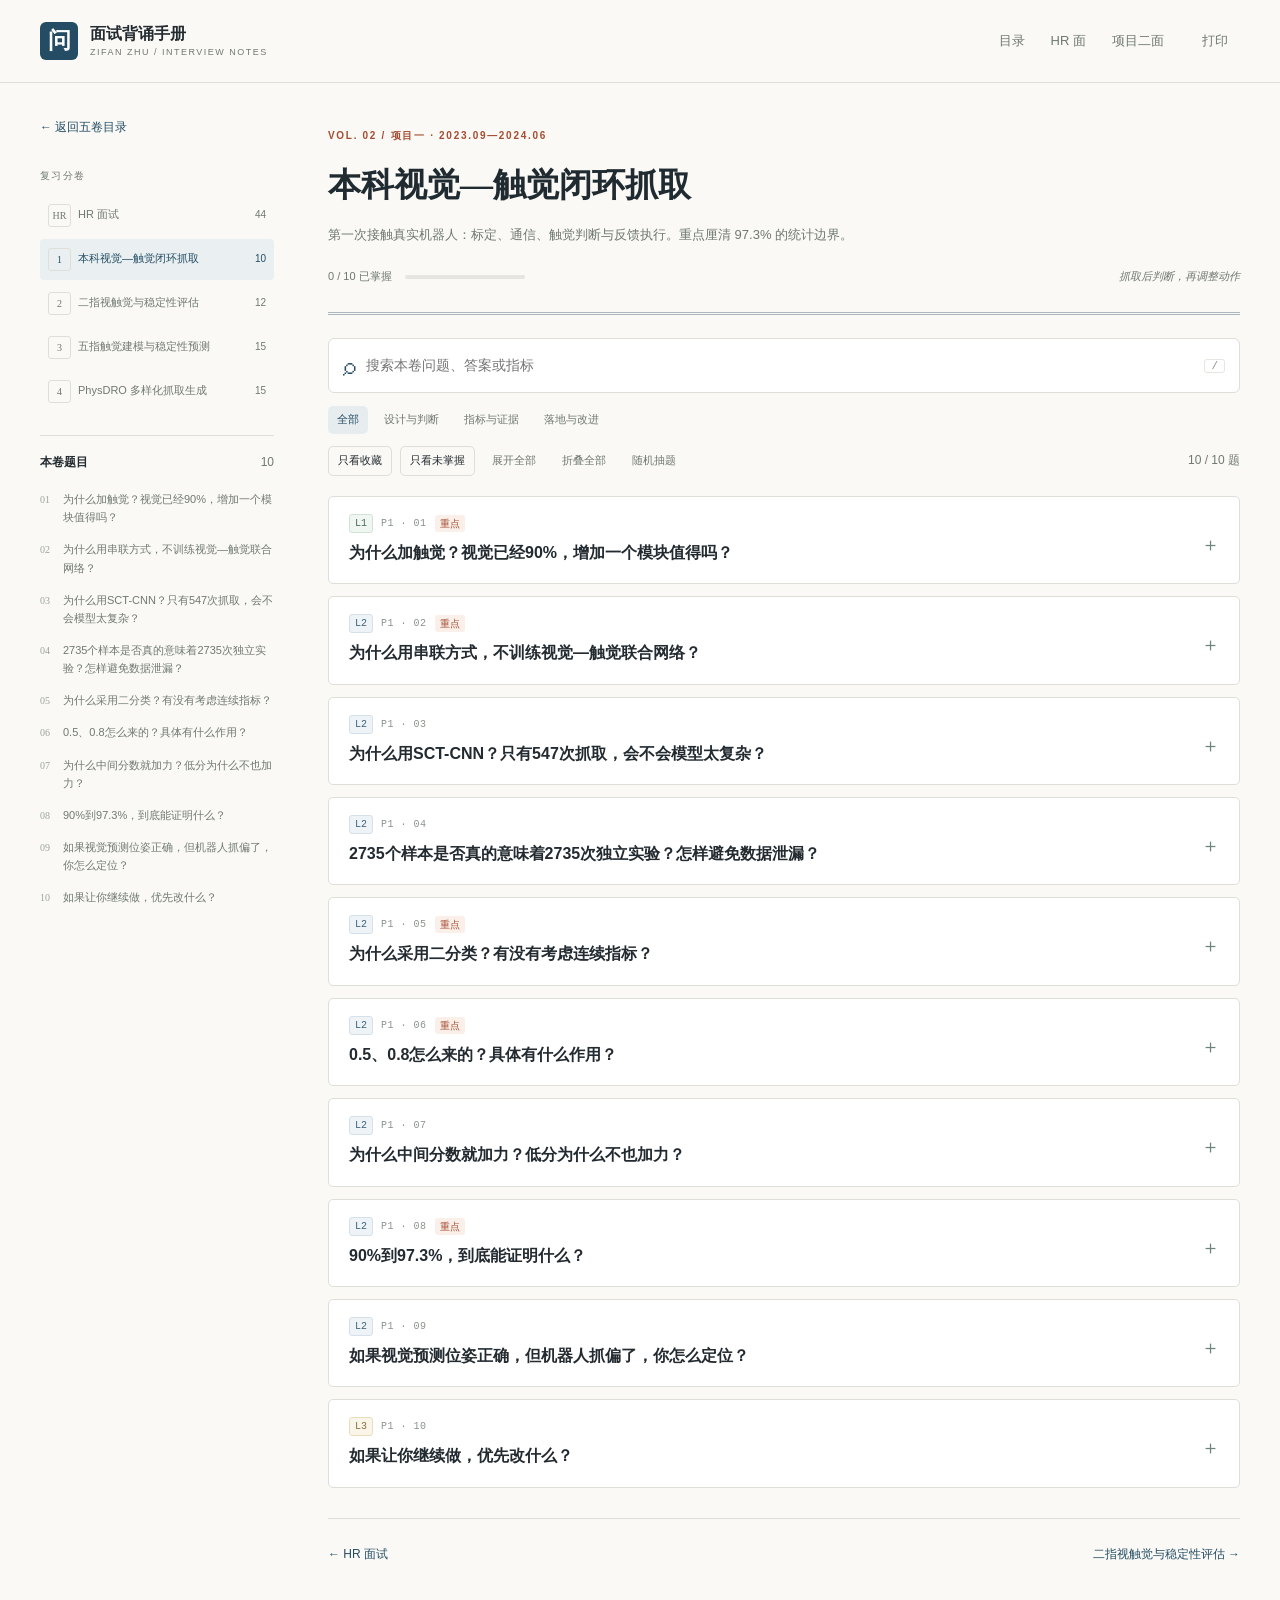
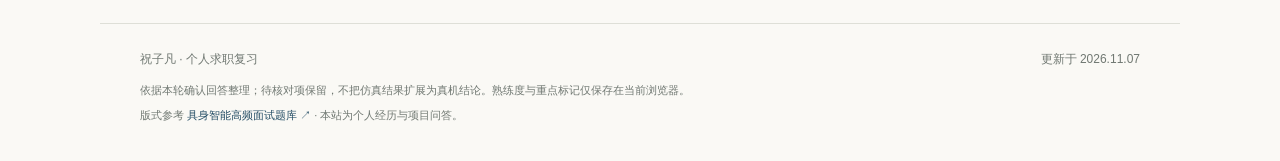
<file: project1.html>
<!doctype html><html lang="zh-CN"><head><meta charset="utf-8"><meta name="viewport" content="width=device-width, initial-scale=1"><meta name="color-scheme" content="light"><meta name="description" content="祝子凡的机器人算法求职复习手册：HR面试与四个项目二面问答，含完整追问、指标表与背诵进度。"><title>本科视觉—触觉闭环抓取 · 面试背诵手册</title><link rel="icon" href="favicon.svg" type="image/svg+xml"><link rel="stylesheet" href="styles.css"><script src="bank.js" defer></script><script src="app.js" defer></script></head><body data-chapter="project1"><a class="skip" href="#main">跳到正文</a><header class="topbar"><a class="brand" href="index.html"><span class="brand-mark">问</span><span>面试背诵手册<small>ZIFAN ZHU / INTERVIEW NOTES</small></span></a><nav aria-label="主导航"><a href="index.html" class="">目录</a><a href="hr.html">HR 面</a><a href="project1.html">项目二面</a><button class="quiet" id="print" type="button">打印</button></nav></header><div class="reading-layout"><aside class="sidebar"><a class="back" href="index.html">← 返回五卷目录</a><div class="nav-label">复习分卷</div><a class="nav-link " href="hr.html"><span>HR</span>HR 面试<small>44</small></a><a class="nav-link active" href="project1.html"><span>1</span>本科视觉—触觉闭环抓取<small>10</small></a><a class="nav-link " href="project2.html"><span>2</span>二指视触觉与稳定性评估<small>12</small></a><a class="nav-link " href="project3.html"><span>3</span>五指触觉建模与稳定性预测<small>15</small></a><a class="nav-link " href="project4.html"><span>4</span>PhysDRO 多样化抓取生成<small>15</small></a><details class="toc" open><summary>本卷题目 <span>10</span></summary><nav aria-label="本卷目录"><a href="#project1-q01"><span>01</span>为什么加触觉？视觉已经90%，增加一个模块值得吗？</a><a href="#project1-q02"><span>02</span>为什么用串联方式，不训练视觉—触觉联合网络？</a><a href="#project1-q03"><span>03</span>为什么用SCT-CNN？只有547次抓取，会不会模型太复杂？</a><a href="#project1-q04"><span>04</span>2735个样本是否真的意味着2735次独立实验？怎样避免数据泄漏？</a><a href="#project1-q05"><span>05</span>为什么采用二分类？有没有考虑连续指标？</a><a href="#project1-q06"><span>06</span>0.5、0.8怎么来的？具体有什么作用？</a><a href="#project1-q07"><span>07</span>为什么中间分数就加力？低分为什么不也加力？</a><a href="#project1-q08"><span>08</span>90%到97.3%，到底能证明什么？</a><a href="#project1-q09"><span>09</span>如果视觉预测位姿正确，但机器人抓偏了，你怎么定位？</a><a href="#project1-q10"><span>10</span>如果让你继续做，优先改什么？</a></nav></details></aside><main id="main" class="reading"><header class="chapter-header"><p class="eyebrow rust">VOL. 02 / 项目一 · 2023.09—2024.06</p><h1>本科视觉—触觉闭环抓取</h1><p class="chapter-sub">第一次接触真实机器人：标定、通信、触觉判断与反馈执行。重点厘清 97.3% 的统计边界。</p><div class="chapter-progress"><span id="progress-text">0 / 10 已掌握</span><div><i id="progress-bar"></i></div><span>抓取后判断，再调整动作</span></div></header><section class="reading-tools" aria-label="复习工具"><div class="search-row"><span aria-hidden="true">⌕</span><input id="search" type="search" placeholder="搜索本卷问题、答案或指标" aria-label="搜索本卷" autocomplete="off"><kbd>/</kbd></div><div class="category-row"><button class="category-btn active" data-category="all" aria-pressed="true">全部</button><button class="category-btn" data-category="设计与判断" aria-pressed="false">设计与判断</button><button class="category-btn" data-category="指标与证据" aria-pressed="false">指标与证据</button><button class="category-btn" data-category="落地与改进" aria-pressed="false">落地与改进</button></div><div class="filter-row"><button id="only-saved" aria-pressed="false">只看收藏</button><button id="only-unlearned" aria-pressed="false">只看未掌握</button><button id="expand-all" class="quiet">展开全部</button><button id="collapse-all" class="quiet">折叠全部</button><button id="random" class="quiet">随机抽题</button><span id="search-count" role="status"></span></div></section><div id="empty" class="empty" hidden>没有找到符合条件的题目。试试其他关键词或关闭筛选。</div><section id="questions" aria-label="问答列表"><details class="question" id="project1-q01" data-id="project1-q01" data-category="设计与判断" data-core="true"><summary><span class="q-meta"><span class="level l1">L1</span><span class="q-code">P1 · 01</span><span class="core-tag">重点</span><span class="mastered-tag" hidden>已掌握</span><span class="saved-tag" hidden>已收藏</span></span><span class="q-title">为什么加触觉？视觉已经90%，增加一个模块值得吗？</span><span class="chevron" aria-hidden="true">＋</span></summary><div class="answer"><div class="answer-label">参考回答 / 深入追问</div><blockquote><p>我加入触觉，主要是因为视觉抓取评分与真实接触后的稳定性之间仍然存在差距。</p>
<p>视觉网络根据点云选择抓取位姿，但实际执行时会有定位误差，而且相似的外形可能对应不同的摩擦、柔软程度和重量分布。因此，视觉认为合理的抓取，在真正夹住之后仍可能不稳定。触觉的作用，是在接触已经建立后，再检查一次当前抓取是否可靠。</p>
<p>我希望解决的不只是失败后重新尝试，而是在搬运前识别部分风险：不可靠时调整夹持力，或者放弃当前候选，减少直接搬运导致掉落的情况。</p>
<p>视觉基线90%说明这套系统在测试中多数能够成功，但仍存在失败。加入触觉是否值得，要看剩余失败的代价以及反馈带来的额外开销。例如任务比较在意途中掉落，就更有必要考虑执行后的复核；如果更在意吞吐量，就还要判断触觉采集和重抓是否拖慢节拍。</p>
<p>我的实验主要验证了这个思路能够在真机上运行，并改善最终执行结果，还没有完整证明它在所有场景下都比纯视觉更划算。</p></blockquote>
<h3>追问：直接增加夹持力，或者视觉失败后重抓，不也可以吗？</h3>
<blockquote><p>可以，这也是需要补充的对照。触觉的潜在价值是依据实际接触选择是否调整，而不是对所有物体统一加力。但现有实验没有充分排除“仅仅因为多给了重试机会而改善”的解释，所以需要与固定增力、固定重试策略比较，才能进一步证明触觉判断本身的贡献。</p></blockquote><div class="q-actions"><button class="master-btn" data-id="project1-q01" aria-pressed="false">标记掌握</button><button class="save-btn" data-id="project1-q01" aria-pressed="false">加入重点</button><button class="copy-btn quiet" data-id="project1-q01">复制本题</button><a href="#project1-q01" class="permalink">题目链接 ↗</a></div></div></details><details class="question" id="project1-q02" data-id="project1-q02" data-category="设计与判断" data-core="true"><summary><span class="q-meta"><span class="level l2">L2</span><span class="q-code">P1 · 02</span><span class="core-tag">重点</span><span class="mastered-tag" hidden>已掌握</span><span class="saved-tag" hidden>已收藏</span></span><span class="q-title">为什么用串联方式，不训练视觉—触觉联合网络？</span><span class="chevron" aria-hidden="true">＋</span></summary><div class="answer"><div class="answer-label">参考回答 / 深入追问</div><p>你补充的数据量角度很关键，可以这样回答：</p>
<blockquote><p>一个重要原因是两种数据的获取条件和规模差别很大。</p>
<p>视觉抓取能够利用已有百万级标注的公开数据及预训练模型，而我们使用的真实触觉需要机器人实际接触、采集序列并执行扰动才能标注。当时自建数据只有547次抓取，规模明显小得多。</p>
<p>而且视觉数据多，不代表有同等规模的视觉—触觉配对数据。直接训练联合网络，还需要对应抓取下的视觉输入、触觉和稳定性标签，不能简单地把两份数据放在一起训练。</p>
<p>所以我当时采用串联方案：复用已有视觉抓取能力，再用相对小规模的真实触觉数据训练执行后的稳定性判断。这样能够分别训练和调试，也避免为了加入触觉而重新训练整个视觉系统。</p>
<p>后续如果积累了足够的配对数据，可以研究预训练视觉特征与触觉特征的联合建模，但仍需要比较它是否优于模块化方案。</p></blockquote>
<p>这里要说清楚：<strong>百万级标注指已有视觉数据资源，不是你自己采集的数据。</strong></p><div class="q-actions"><button class="master-btn" data-id="project1-q02" aria-pressed="false">标记掌握</button><button class="save-btn" data-id="project1-q02" aria-pressed="false">加入重点</button><button class="copy-btn quiet" data-id="project1-q02">复制本题</button><a href="#project1-q02" class="permalink">题目链接 ↗</a></div></div></details><details class="question" id="project1-q03" data-id="project1-q03" data-category="设计与判断" data-core="false"><summary><span class="q-meta"><span class="level l2">L2</span><span class="q-code">P1 · 03</span><span class="mastered-tag" hidden>已掌握</span><span class="saved-tag" hidden>已收藏</span></span><span class="q-title">为什么用SCT-CNN？只有547次抓取，会不会模型太复杂？</span><span class="chevron" aria-hidden="true">＋</span></summary><div class="answer"><div class="answer-label">参考回答 / 深入追问</div><blockquote><p>我选择它主要是因为触觉输入同时包含阵列上的空间分布和时间变化，SCT-CNN能够处理这些信息。我先复现已有方法，再适配双指数据的读取、张量形状和输入输出，没有重新设计整个网络。</p>
<p>但数据量与模型复杂度的矛盾确实存在。自建数据训练后期出现过拟合，当时采用了较早的检查点。这说明已有结构能够使用，不代表它一定是当前数据规模下最合适的选择。</p>
<p>如果重新做，我会先建立更简单的基线，例如基于接触面积、合力和变化趋势的分类器，以及较小的CNN，再比较复杂模型是否带来了足够收益。</p></blockquote>
<h3>追问：你证明注意力模块有效了吗？</h3>
<blockquote><p>目前不能这样说。我主要完成结构复现和真实数据适配，没有完整的模块消融，不能把系统改善直接归因于空间、通道或时间注意力。</p></blockquote>
<p>这比只回答“因为它能提取时空特征”更有判断力。</p><div class="q-actions"><button class="master-btn" data-id="project1-q03" aria-pressed="false">标记掌握</button><button class="save-btn" data-id="project1-q03" aria-pressed="false">加入重点</button><button class="copy-btn quiet" data-id="project1-q03">复制本题</button><a href="#project1-q03" class="permalink">题目链接 ↗</a></div></div></details><details class="question" id="project1-q04" data-id="project1-q04" data-category="设计与判断" data-core="false"><summary><span class="q-meta"><span class="level l2">L2</span><span class="q-code">P1 · 04</span><span class="mastered-tag" hidden>已掌握</span><span class="saved-tag" hidden>已收藏</span></span><span class="q-title">2735个样本是否真的意味着2735次独立实验？怎样避免数据泄漏？</span><span class="chevron" aria-hidden="true">＋</span></summary><div class="answer"><div class="answer-label">参考回答 / 深入追问</div><blockquote><p>不是。原始采集是547次抓取，每次构造5条时序样本，得到2735条序列。这增加了训练样本，但没有增加独立抓取次数。</p>
<p>同一次抓取产生的序列非常相似，所以必须按原始抓取分组划分数据，不能把它们随机分散到训练和测试中。</p>
<p>如果希望检验对新物体的适应能力，还应按物体划分。我回忆中采用过这种划分，但具体物体名单、比例和最终测试指标，需要回看原始记录确认。</p></blockquote>
<h3>追问：你自建模型准确率是多少？</h3>
<blockquote><p>当前没有能够准确确认的独立测试集指标，我不会把公开数据复现结果或样本分数分布当成自建数据准确率。这个项目能够确认的是完成了模型训练与系统验证，但模型层面的评价还需要补齐。</p></blockquote>
<p>这是这个项目最需要守住的边界之一。</p><div class="q-actions"><button class="master-btn" data-id="project1-q04" aria-pressed="false">标记掌握</button><button class="save-btn" data-id="project1-q04" aria-pressed="false">加入重点</button><button class="copy-btn quiet" data-id="project1-q04">复制本题</button><a href="#project1-q04" class="permalink">题目链接 ↗</a></div></div></details><details class="question" id="project1-q05" data-id="project1-q05" data-category="指标与证据" data-core="true"><summary><span class="q-meta"><span class="level l2">L2</span><span class="q-code">P1 · 05</span><span class="core-tag">重点</span><span class="mastered-tag" hidden>已掌握</span><span class="saved-tag" hidden>已收藏</span></span><span class="q-title">为什么采用二分类？有没有考虑连续指标？</span><span class="chevron" aria-hidden="true">＋</span></summary><div class="answer"><div class="answer-label">参考回答 / 深入追问</div><blockquote><p>考虑过连续指标。当时设想过用物体掉落时间占整个扰动时长的比例，描述它能够坚持多久，而不只是简单区分掉落与否。</p>
<p>但这个方案没有最终实现。主要困难是实际实验里掉落时刻不容易准确、稳定地记录，如果测量误差较大，连续分数看起来更精细，标签反而可能更不可靠。</p>
<p>因此最终采用了统一扰动下是否掉落的二分类：抬升后进行两次上下5厘米的移动，掉落标为不稳定，没有掉落标为稳定。</p>
<p>它的优点是容易执行、标注规则清楚；局限是只能表示通过了这套测试，不能区分稳定裕量大小，也不能把“没有掉落”理解成“完全没有滑移”。</p>
<p>如果继续做，我会先增加可靠的滑移或位姿测量，再考虑连续指标或者多级标签。</p></blockquote>
<h3>追问：掉落越晚就一定越稳定吗？</h3>
<blockquote><p>也不能直接这样理解。掉落时间还与扰动轨迹、阶段和运动条件有关，所以即使实现连续记录，也需要固定测试协议。它最多是该协议下的表现指标，不能直接称为普适的物理稳定性。</p></blockquote><div class="q-actions"><button class="master-btn" data-id="project1-q05" aria-pressed="false">标记掌握</button><button class="save-btn" data-id="project1-q05" aria-pressed="false">加入重点</button><button class="copy-btn quiet" data-id="project1-q05">复制本题</button><a href="#project1-q05" class="permalink">题目链接 ↗</a></div></div></details><details class="question" id="project1-q06" data-id="project1-q06" data-category="设计与判断" data-core="true"><summary><span class="q-meta"><span class="level l2">L2</span><span class="q-code">P1 · 06</span><span class="core-tag">重点</span><span class="mastered-tag" hidden>已掌握</span><span class="saved-tag" hidden>已收藏</span></span><span class="q-title">0.5、0.8怎么来的？具体有什么作用？</span><span class="chevron" aria-hidden="true">＋</span></summary><div class="answer"><div class="answer-label">参考回答 / 深入追问</div><p>这题先承认：<strong>它们是当时的工程设定，没有经过完整的阈值优化。</strong>然后解释策略逻辑。</p>
<blockquote><p>模型输出稳定类别的分数，我把它分成三个区间，分别对应不同动作。</p>
<p>分数低于0.5时，模型在二分类上更倾向于“不稳定”，所以不继续搬运，而是切换候选。0.5到0.8之间，虽然更倾向稳定，但没有达到系统设定的直接放行要求，因此允许增加夹持力、重抓一次，再重新判断。达到0.8后，才继续搬运。</p>
<p>其中，0.5对应二分类中比较自然的类别分界；0.8是更保守的搬运放行门槛。但这些只是当时采用的策略规则，没有证明0.8最优，也没有证明中间分数就一定意味着夹持力不足。</p>
<p>另外，模型没有做概率校准，所以分数0.8不能直接解释成真实抓取成功率80%。</p></blockquote>
<h3>追问：如果重新做，具体怎样选阈值？</h3>
<blockquote><p>我会在独立验证数据上，保存每次抓取的模型分数、真实稳定标签和物体信息，再比较不同阈值。</p>
<p>重点看两个量：一是被系统放行的抓取里，有多少实际不稳定；二是所有抓取里，有多少能够被放行。阈值越保守，通常放行得越少，所以不能只追求放行后的成功率。</p>
<p>然后根据任务要求作取舍。例如掉落代价高，就优先限制误放行；如果任务强调速度，还要同时考虑重抓次数和耗时。</p>
<p>中间区间的增力动作则要另外验证：记录增力前后是否改善，判断一次增力是否值得。静态分类数据只能帮助选择判断门槛，完整策略还需要真机实验评价。</p></blockquote>
<p>举例理解，<strong>以下是假设，不是你的实验结果</strong>：</p>
<ul><li>阈值0.7：放行100次，其中10次不稳定。</li><li>阈值0.9：放行40次，其中1次不稳定。</li></ul>
<p>后者放行更可靠，但可能拒绝了很多可用抓取。究竟哪个更好，要看任务对风险、完成率和效率的要求。</p><div class="q-actions"><button class="master-btn" data-id="project1-q06" aria-pressed="false">标记掌握</button><button class="save-btn" data-id="project1-q06" aria-pressed="false">加入重点</button><button class="copy-btn quiet" data-id="project1-q06">复制本题</button><a href="#project1-q06" class="permalink">题目链接 ↗</a></div></div></details><details class="question" id="project1-q07" data-id="project1-q07" data-category="设计与判断" data-core="false"><summary><span class="q-meta"><span class="level l2">L2</span><span class="q-code">P1 · 07</span><span class="mastered-tag" hidden>已掌握</span><span class="saved-tag" hidden>已收藏</span></span><span class="q-title">为什么中间分数就加力？低分为什么不也加力？</span><span class="chevron" aria-hidden="true">＋</span></summary><div class="answer"><div class="answer-label">参考回答 / 深入追问</div><blockquote><p>这是当时采用的启发式策略：中间分数先允许一次增力重抓，低分则更倾向于换候选，以限制反复尝试。</p>
<p>但模型分数只是稳定性判断，并不能直接判断失败原因。因此不能严格证明中间分数就是夹持力不足，也不能保证低分抓取增力一定无效。这是当前规则的局限。</p>
<p>后续可以结合接触位置、力变化和物体变形信息，区分可能由力不足、接触不良或几何位置不合适造成的问题，再决定增力还是换位姿。</p></blockquote>
<h3>追问：为什么不一开始就用最大夹持力？</h3>
<blockquote><p>对刚性光滑物体，增大法向力可能增加摩擦裕量；但对柔软物体可能改变接触几何，甚至造成损伤。项目中的橡皮鸭就说明，加力不一定单调改善稳定性。</p>
<p>此外，“增加1 N”是当时接口上的设定增量，不能直接等同于已经精确测得的真实接触力增量。</p></blockquote><div class="q-actions"><button class="master-btn" data-id="project1-q07" aria-pressed="false">标记掌握</button><button class="save-btn" data-id="project1-q07" aria-pressed="false">加入重点</button><button class="copy-btn quiet" data-id="project1-q07">复制本题</button><a href="#project1-q07" class="permalink">题目链接 ↗</a></div></div></details><details class="question" id="project1-q08" data-id="project1-q08" data-category="指标与证据" data-core="true"><summary><span class="q-meta"><span class="level l2">L2</span><span class="q-code">P1 · 08</span><span class="core-tag">重点</span><span class="mastered-tag" hidden>已掌握</span><span class="saved-tag" hidden>已收藏</span></span><span class="q-title">90%到97.3%，到底能证明什么？</span><span class="chevron" aria-hidden="true">＋</span></summary><div class="answer"><div class="answer-label">参考回答 / 深入追问</div><p>这题建议准备“主回答”和“深入追问”两层。</p>
<h3>主回答：先解释数字，再主动说明边界。</h3>
<blockquote><p>视觉基线记录是36次成功、4次失败，成功率为36除以40，也就是90%。</p>
<p>闭环记录是最终执行36次成功、1次失败，按36除以37得到97.3%；此外还有2次主动放弃和3次重抓。</p>
<p>这个97.3%是允许反馈之后、按当时最终执行口径计算的成功率，不是首次抓取成功率，也不是触觉模型准确率。主动放弃没有进入这个分母，重抓也带来了额外执行机会，因此不能把它直接解释成相同成本下成功率提高7.3个百分点。</p>
<p>我能够据此说明，触觉判断和反馈策略已经在真实系统中运行，并表现出拒绝或调整部分不可靠抓取的能力。但要证明整体任务完成得更多、更快，或者提升主要来自触觉模型，还需要更完整的对照实验。</p></blockquote>
<h3>追问一：为什么排除主动放弃，会影响比较？</h3>
<blockquote><p>因为系统可以通过更保守地接受抓取，提高被接受执行部分的成功率，但这不一定意味着完成了更多任务。</p>
<p>例如，一个系统只执行自己最有把握的少量抓取，即使这些抓取全部成功，也不能直接证明它比能够处理更多物体的系统更好。</p>
<p>所以主动放弃不是无关记录，需要同时报告。它可能是有效的风险规避，也可能意味着系统覆盖范围下降，要结合任务是否最终完成来判断。</p></blockquote>
<h3>追问二：能不能把2次放弃直接加回去，重新算？</h3>
<blockquote><p>需要先核对原始记录，不能直接加。要确认放弃是物体级、候选级还是尝试级事件，以及后面是否通过其他候选完成了同一任务。</p>
<p>3次重抓也可能发生在最终成功的任务内部，不能当作3个独立任务直接加入分母。应该先恢复每个任务的事件序列，再统一统计。</p></blockquote>
<h3>追问三：为什么多允许重抓，会影响结论？</h3>
<blockquote><p>因为即使没有触觉，只要给系统更多尝试机会，最终成功率也可能提高。</p>
<p>现有结果把触觉判断、增力和候选切换组合在一起，不能单独区分每一部分的收益。尤其需要回答：触觉是否比固定重试，更有效地决定了何时调整、怎样调整。</p></blockquote>
<h3>追问四：如果重做，你具体怎样设计实验？</h3>
<blockquote><p>我会用相同物体、可复现的初始场景和相同任务完成标准，比较三个方案：</p>
<ol><li>纯视觉，单次执行，作为基础表现。</li><li>纯视觉加固定反馈，例如允许一次增力重抓或切换候选。</li><li>视觉加触觉判断，由触觉选择是否放行、增力或换候选。</li></ol>
<p>第一组用于理解初始抓取表现；第二、三组在相同尝试次数或时间预算下比较，才能更公平地判断触觉决策有没有额外价值。</p></blockquote>
<p>还需要避免场景随着实验顺序变化：每次按规则复位，并交错或随机安排方法顺序，而不是让某个方法总在更容易的初始状态下测试。</p>
<h3>追问五：具体报告哪些指标？</h3>
<div class="table-scroll" tabindex="0" role="region" aria-label="数据对比表"><table><thead><tr><th>指标</th><th>需要回答的问题</th></tr></thead><tbody><tr><td>首次抓取成功率</td><td>第一次执行本身有多可靠？</td></tr><tr><td>固定预算内任务完成率</td><td>给相同时间或机会，最终完成了多少任务？</td></tr><tr><td>主动放弃率</td><td>系统拒绝了多少任务或候选？两者分别统计</td></tr><tr><td>平均尝试次数、完成耗时</td><td>改善是否依赖更多动作和时间？</td></tr><tr><td>搬运中掉落情况</td><td>触觉复核有没有降低你真正关心的风险？</td></tr><tr><td>分类误放行情况</td><td>模型是否把不稳定抓取放行？</td></tr></tbody></table></div>
<h3>追问六：那你是不是认为原来的实验没有价值？</h3>
<blockquote><p>不是。它验证了系统能够完成感知、判断和动作反馈的闭环，这是项目的主要价值。</p>
<p>需要收紧的是对数字的解释：现有结果属于有限规模的可行性验证，不能承担所有性能结论。补齐统一统计、匹配重试预算和重复实验后，才能更有力地说明收益来自哪里，以及适用于什么条件。</p></blockquote>
<p>第8题最重要的态度是：<strong>不否定自己做成的系统，也不让97.3%替你证明尚未验证的事情。</strong></p><div class="q-actions"><button class="master-btn" data-id="project1-q08" aria-pressed="false">标记掌握</button><button class="save-btn" data-id="project1-q08" aria-pressed="false">加入重点</button><button class="copy-btn quiet" data-id="project1-q08">复制本题</button><a href="#project1-q08" class="permalink">题目链接 ↗</a></div></div></details><details class="question" id="project1-q09" data-id="project1-q09" data-category="设计与判断" data-core="false"><summary><span class="q-meta"><span class="level l2">L2</span><span class="q-code">P1 · 09</span><span class="mastered-tag" hidden>已掌握</span><span class="saved-tag" hidden>已收藏</span></span><span class="q-title">如果视觉预测位姿正确，但机器人抓偏了，你怎么定位？</span><span class="chevron" aria-hidden="true">＋</span></summary><div class="answer"><div class="answer-label">参考回答 / 深入追问</div><blockquote><p>我会沿着数据到执行的链路分段检查。</p>
<p>先在点云中叠加预测夹爪，确认候选在相机坐标系下是否合理；再检查相机到机器人基座的变换方向、米与毫米单位，以及预测夹爪与真实工具坐标轴是否一致；最后检查逆运动学和实际执行。</p>
<p>这样能区分网络输出错误、坐标转换错误和执行错误，避免所有问题都回到模型上重新训练。</p></blockquote>
<h3>追问：标定重投影误差小，就说明抓取位置准吗？</h3>
<blockquote><p>不能。重投影误差衡量的是图像平面上的一致性，单位是像素。实际抓取精度还受外参、机器人运动学、工具安装和点云误差影响，需要另外做工作空间中的位置与姿态验证。</p></blockquote><div class="q-actions"><button class="master-btn" data-id="project1-q09" aria-pressed="false">标记掌握</button><button class="save-btn" data-id="project1-q09" aria-pressed="false">加入重点</button><button class="copy-btn quiet" data-id="project1-q09">复制本题</button><a href="#project1-q09" class="permalink">题目链接 ↗</a></div></div></details><details class="question" id="project1-q10" data-id="project1-q10" data-category="落地与改进" data-core="false"><summary><span class="q-meta"><span class="level l3">L3</span><span class="q-code">P1 · 10</span><span class="mastered-tag" hidden>已掌握</span><span class="saved-tag" hidden>已收藏</span></span><span class="q-title">如果让你继续做，优先改什么？</span><span class="chevron" aria-hidden="true">＋</span></summary><div class="answer"><div class="answer-label">参考回答 / 深入追问</div><p>建议给出明确顺序：</p>
<blockquote><p>我会先补齐评价协议，明确成功、失败、放弃和重试怎样统计，让后续改进能够公平比较。</p>
<p>系统方面，我会优先处理失败后的重新感知。当前换候选主要使用同一批视觉预测，如果前一次动作已经移动物体，后面的候选可能过期，继续尝试会产生额外失败。</p>
<p>数据和模型方面，再补齐独立测试、阈值评价，并与简单方法比较。在这些基础上，才判断是否值得增加更复杂的模型。</p></blockquote>
<h3>最后，怎样概括这个项目的个人价值？</h3>
<blockquote><p>我的核心工作是把已有视觉与触觉方法接到真实机器人上，独自完成标定、数据采集、模型适配、通信联调和闭环实验。它让我建立了从模型输出到实际动作的完整认识，也让我意识到，系统是否有效，需要把数据、指标、执行条件和失败恢复一起考虑。</p></blockquote><div class="q-actions"><button class="master-btn" data-id="project1-q10" aria-pressed="false">标记掌握</button><button class="save-btn" data-id="project1-q10" aria-pressed="false">加入重点</button><button class="copy-btn quiet" data-id="project1-q10">复制本题</button><a href="#project1-q10" class="permalink">题目链接 ↗</a></div></div></details></section><nav class="chapter-bottom" aria-label="分卷切换"><a href="hr.html">← HR 面试</a><a href="project2.html">二指视触觉与稳定性评估 →</a></nav></main></div><footer class="site-footer"><div>祝子凡 · 个人求职复习 <span>更新于 2026.11.07</span></div><p>依据本轮确认回答整理；待核对项保留，不把仿真结果扩展为真机结论。熟练度与重点标记仅保存在当前浏览器。</p><p>版式参考 <a href="https://winstonjq.github.io/embodied-interview-qa/" target="_blank" rel="noopener noreferrer">具身智能高频面试题库 ↗</a> · 本站为个人经历与项目问答。</p></footer><div id="toast" role="status" aria-live="polite"></div></body></html>
</file>
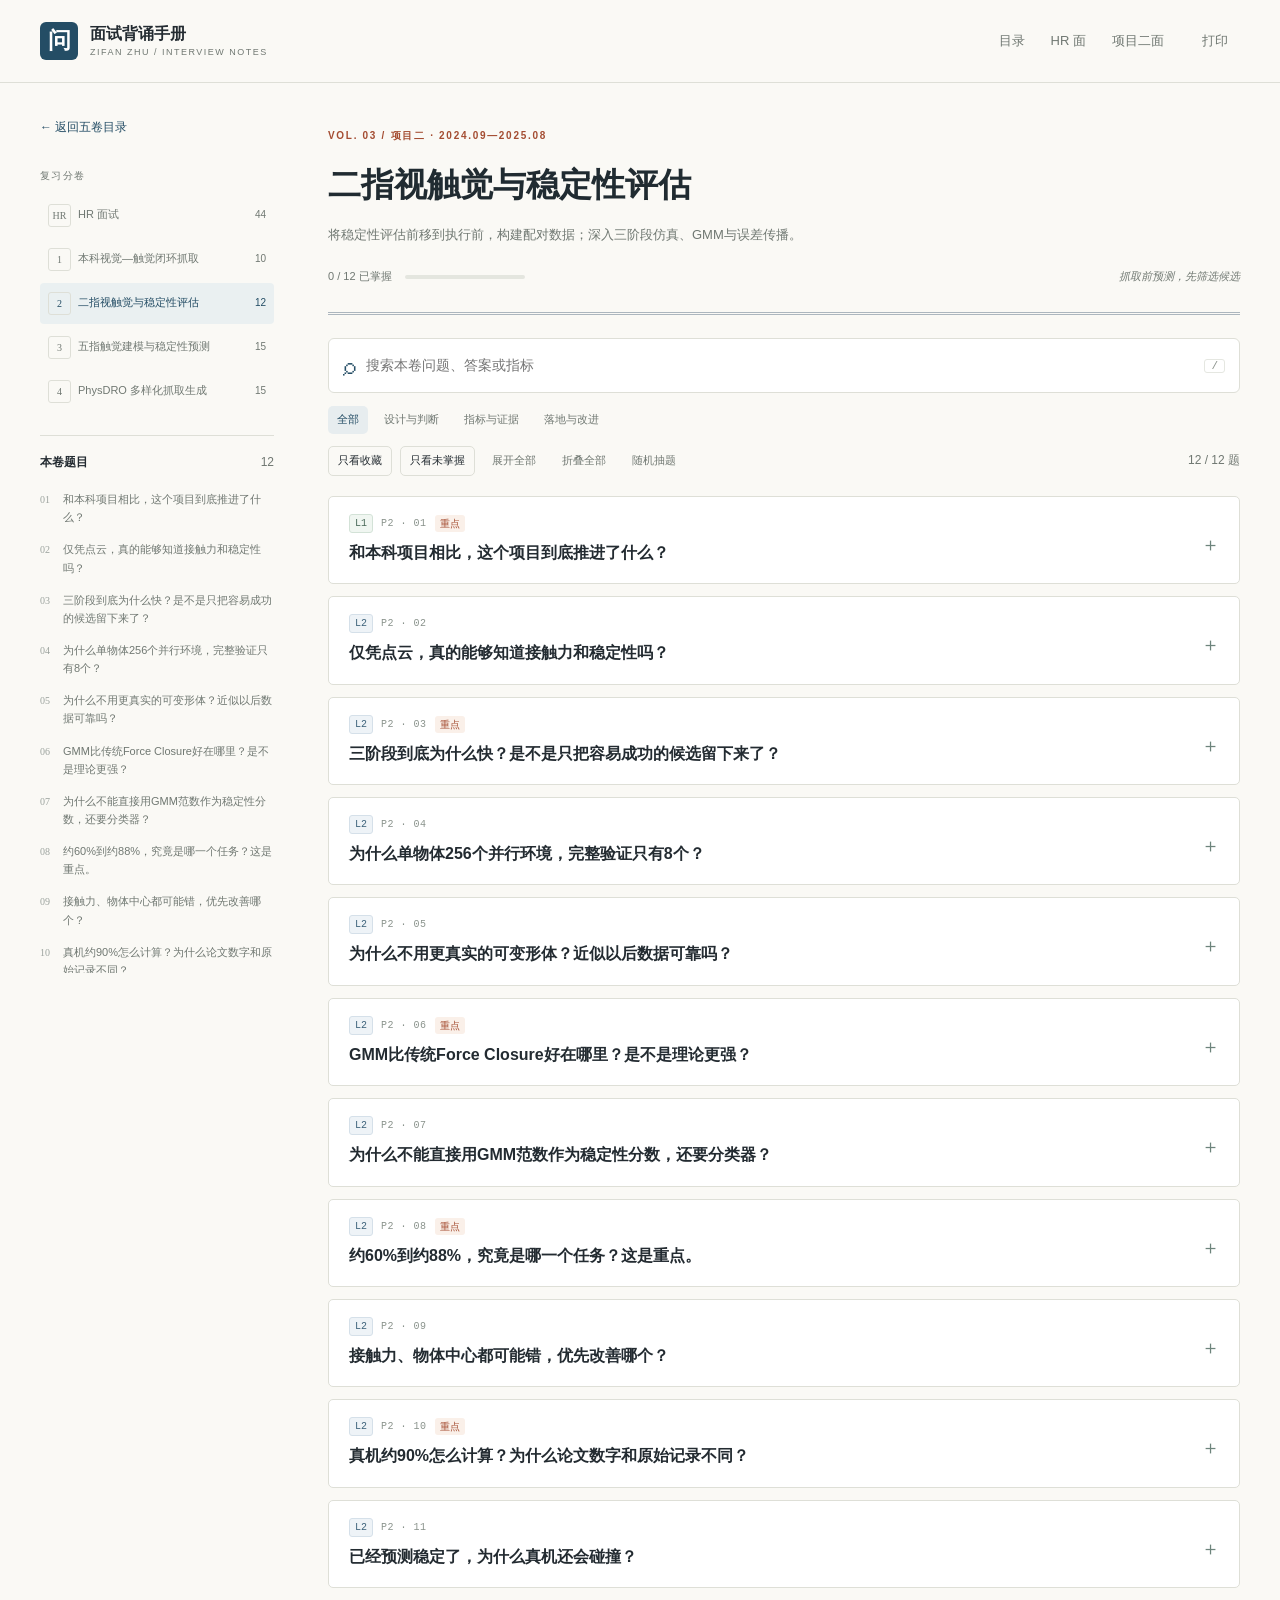
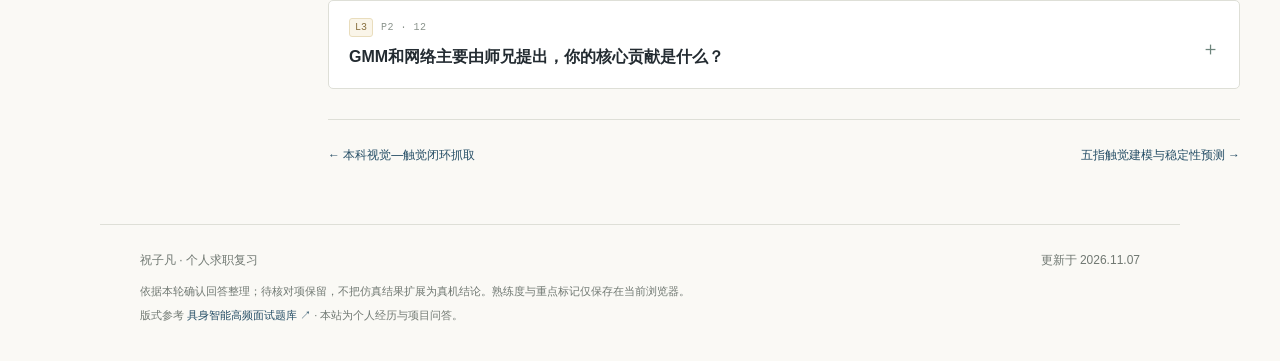
<file: project2.html>
<!doctype html><html lang="zh-CN"><head><meta charset="utf-8"><meta name="viewport" content="width=device-width, initial-scale=1"><meta name="color-scheme" content="light"><meta name="description" content="祝子凡的机器人算法求职复习手册：HR面试与四个项目二面问答，含完整追问、指标表与背诵进度。"><title>二指视触觉与稳定性评估 · 面试背诵手册</title><link rel="icon" href="favicon.svg" type="image/svg+xml"><link rel="stylesheet" href="styles.css"><script src="bank.js" defer></script><script src="app.js" defer></script></head><body data-chapter="project2"><a class="skip" href="#main">跳到正文</a><header class="topbar"><a class="brand" href="index.html"><span class="brand-mark">问</span><span>面试背诵手册<small>ZIFAN ZHU / INTERVIEW NOTES</small></span></a><nav aria-label="主导航"><a href="index.html" class="">目录</a><a href="hr.html">HR 面</a><a href="project1.html">项目二面</a><button class="quiet" id="print" type="button">打印</button></nav></header><div class="reading-layout"><aside class="sidebar"><a class="back" href="index.html">← 返回五卷目录</a><div class="nav-label">复习分卷</div><a class="nav-link " href="hr.html"><span>HR</span>HR 面试<small>44</small></a><a class="nav-link " href="project1.html"><span>1</span>本科视觉—触觉闭环抓取<small>10</small></a><a class="nav-link active" href="project2.html"><span>2</span>二指视触觉与稳定性评估<small>12</small></a><a class="nav-link " href="project3.html"><span>3</span>五指触觉建模与稳定性预测<small>15</small></a><a class="nav-link " href="project4.html"><span>4</span>PhysDRO 多样化抓取生成<small>15</small></a><details class="toc" open><summary>本卷题目 <span>12</span></summary><nav aria-label="本卷目录"><a href="#project2-q01"><span>01</span>和本科项目相比，这个项目到底推进了什么？</a><a href="#project2-q02"><span>02</span>仅凭点云，真的能够知道接触力和稳定性吗？</a><a href="#project2-q03"><span>03</span>三阶段到底为什么快？是不是只把容易成功的候选留下来了？</a><a href="#project2-q04"><span>04</span>为什么单物体256个并行环境，完整验证只有8个？</a><a href="#project2-q05"><span>05</span>为什么不用更真实的可变形体？近似以后数据可靠吗？</a><a href="#project2-q06"><span>06</span>GMM比传统Force Closure好在哪里？是不是理论更强？</a><a href="#project2-q07"><span>07</span>为什么不能直接用GMM范数作为稳定性分数，还要分类器？</a><a href="#project2-q08"><span>08</span>约60%到约88%，究竟是哪一个任务？这是重点。</a><a href="#project2-q09"><span>09</span>接触力、物体中心都可能错，优先改善哪个？</a><a href="#project2-q10"><span>10</span>真机约90%怎么计算？为什么论文数字和原始记录不同？</a><a href="#project2-q11"><span>11</span>已经预测稳定了，为什么真机还会碰撞？</a><a href="#project2-q12"><span>12</span>GMM和网络主要由师兄提出，你的核心贡献是什么？</a></nav></details></aside><main id="main" class="reading"><header class="chapter-header"><p class="eyebrow rust">VOL. 03 / 项目二 · 2024.09—2025.08</p><h1>二指视触觉与稳定性评估</h1><p class="chapter-sub">将稳定性评估前移到执行前，构建配对数据；深入三阶段仿真、GMM与误差传播。</p><div class="chapter-progress"><span id="progress-text">0 / 12 已掌握</span><div><i id="progress-bar"></i></div><span>抓取前预测，先筛选候选</span></div></header><section class="reading-tools" aria-label="复习工具"><div class="search-row"><span aria-hidden="true">⌕</span><input id="search" type="search" placeholder="搜索本卷问题、答案或指标" aria-label="搜索本卷" autocomplete="off"><kbd>/</kbd></div><div class="category-row"><button class="category-btn active" data-category="all" aria-pressed="true">全部</button><button class="category-btn" data-category="设计与判断" aria-pressed="false">设计与判断</button><button class="category-btn" data-category="指标与证据" aria-pressed="false">指标与证据</button><button class="category-btn" data-category="落地与改进" aria-pressed="false">落地与改进</button></div><div class="filter-row"><button id="only-saved" aria-pressed="false">只看收藏</button><button id="only-unlearned" aria-pressed="false">只看未掌握</button><button id="expand-all" class="quiet">展开全部</button><button id="collapse-all" class="quiet">折叠全部</button><button id="random" class="quiet">随机抽题</button><span id="search-count" role="status"></span></div></section><div id="empty" class="empty" hidden>没有找到符合条件的题目。试试其他关键词或关闭筛选。</div><section id="questions" aria-label="问答列表"><details class="question" id="project2-q01" data-id="project2-q01" data-category="设计与判断" data-core="true"><summary><span class="q-meta"><span class="level l1">L1</span><span class="q-code">P2 · 01</span><span class="core-tag">重点</span><span class="mastered-tag" hidden>已掌握</span><span class="saved-tag" hidden>已收藏</span></span><span class="q-title">和本科项目相比，这个项目到底推进了什么？</span><span class="chevron" aria-hidden="true">＋</span></summary><div class="answer"><div class="answer-label">参考回答 / 深入追问</div><blockquote><p>本科项目是在执行抓取后，读取真实触觉预测稳定性。如果不稳定，就需要增力重抓或者切换候选；后续候选如果仍不合适，还可能继续尝试，增加动作和时间成本。</p>
<p>因此，研究生阶段我希望把稳定性判断前移到执行之前：根据场景点云和候选抓取，预测形成接触后的受力信息，再评估稳定性，优先执行更可靠的候选，减少无效尝试。</p>
<p>为了支持这种预测，我们构建了视觉与触觉同步配对的数据集，将场景点云、抓取位姿、对应接触信息和稳定性标签关联起来，让模型学习执行前的视觉信息与执行后接触状态之间的关系。</p>
<p>所以这个项目的推进，主要是从“抓取后判断、再调整”，转向“抓取前预测、先筛选”，并建立相应的数据基础。</p></blockquote>
<h3>追问：运行时是不是实时触觉闭环？</h3>
<p>触觉主要作为仿真监督信息和实物对比验证。当前系统依据视觉预测接触信息，没有根据真实触觉在线修正当前动作。每次抓取后重新感知和规划属于任务级反馈。</p>
<p><strong>口径提醒：</strong>同步配对指同一场景、候选及对应执行结果的关联，不等于已证明所有视觉帧与触觉数据经过严格逐帧时间同步。</p><div class="q-actions"><button class="master-btn" data-id="project2-q01" aria-pressed="false">标记掌握</button><button class="save-btn" data-id="project2-q01" aria-pressed="false">加入重点</button><button class="copy-btn quiet" data-id="project2-q01">复制本题</button><a href="#project2-q01" class="permalink">题目链接 ↗</a></div></div></details><details class="question" id="project2-q02" data-id="project2-q02" data-category="设计与判断" data-core="false"><summary><span class="q-meta"><span class="level l2">L2</span><span class="q-code">P2 · 02</span><span class="mastered-tag" hidden>已掌握</span><span class="saved-tag" hidden>已收藏</span></span><span class="q-title">仅凭点云，真的能够知道接触力和稳定性吗？</span><span class="chevron" aria-hidden="true">＋</span></summary><div class="answer"><div class="answer-label">参考回答 / 深入追问</div><blockquote><p>不能唯一确定。相同几何下，摩擦、材料、夹持力和物体质量不同，接触结果也可能不同。</p>
<p>网络学到的是训练数据所覆盖的夹爪、控制条件和物理参数下，几何与接触结果之间的统计关系。因此，预测成立依赖这些条件，不能理解成仅凭外形恢复任意物体的真实受力。</p>
<p>这也是需要仿真到真实验证的原因。后续可以通过物理参数随机化、引入夹爪控制条件，以及少量真实数据校正扩大适用范围，但这些要与已经完成的工作区分。</p></blockquote>
<h3>追问：点云看不出质量，为什么还预测“质心”？</h3>
<blockquote><p>更准确应称物体中心参考点或几何中心估计。没有密度分布信息，不能保证等于真实质心。对内部配重或密度不均匀物体，这是方法的限制。</p></blockquote><div class="q-actions"><button class="master-btn" data-id="project2-q02" aria-pressed="false">标记掌握</button><button class="save-btn" data-id="project2-q02" aria-pressed="false">加入重点</button><button class="copy-btn quiet" data-id="project2-q02">复制本题</button><a href="#project2-q02" class="permalink">题目链接 ↗</a></div></div></details><details class="question" id="project2-q03" data-id="project2-q03" data-category="设计与判断" data-core="true"><summary><span class="q-meta"><span class="level l2">L2</span><span class="q-code">P2 · 03</span><span class="core-tag">重点</span><span class="mastered-tag" hidden>已掌握</span><span class="saved-tag" hidden>已收藏</span></span><span class="q-title">三阶段到底为什么快？是不是只把容易成功的候选留下来了？</span><span class="chevron" aria-hidden="true">＋</span></summary><div class="answer"><div class="answer-label">参考回答 / 深入追问</div><blockquote><p>最初直接在堆叠场景随机采样六自由度位姿，大量候选抓空、碰撞或无法闭合，却仍消耗完整仿真时间。</p>
<p>三阶段把不同成本的任务分开：先生成堆叠场景；再在独立物体环境中并行初筛；最后把候选变换回原场景，执行抬升、触觉采集和扰动测试。</p>
<p>单物体阶段只排除明显不值得完整测试的候选，不直接产生最终场景稳定性标签。放回原场景后，由邻近物体和支撑关系导致的失败仍然保留。</p>
<p>因而有效样本比例从约1%提高到10%—13%，主要是减少了昂贵验证中的无效计算，不是把随机采样本身变得更聪明。</p></blockquote>
<h3>追问：初筛会不会损失有价值的样本？</h3>
<blockquote><p>会改变数据分布。比如孤立环境不可抓，但在环境支撑下可能完成的操作，会受到筛选限制。所以它适合当前独立抓取和抗扰动任务，不代表覆盖了所有利用环境接触的操作。</p>
<p>应另外记录各阶段保留比例，并抽查被拒候选，判断初筛是否过于保守。这是可补充的验证。</p></blockquote>
<h3>追问：有效比例提高十倍，是不是速度提高十倍？</h3>
<blockquote><p>不能等同。总时间还包含初筛、场景重建、数据读取和写入。效率应比较相同硬件下每小时获得多少条满足质量要求的数据。</p></blockquote><div class="q-actions"><button class="master-btn" data-id="project2-q03" aria-pressed="false">标记掌握</button><button class="save-btn" data-id="project2-q03" aria-pressed="false">加入重点</button><button class="copy-btn quiet" data-id="project2-q03">复制本题</button><a href="#project2-q03" class="permalink">题目链接 ↗</a></div></div></details><details class="question" id="project2-q04" data-id="project2-q04" data-category="设计与判断" data-core="false"><summary><span class="q-meta"><span class="level l2">L2</span><span class="q-code">P2 · 04</span><span class="mastered-tag" hidden>已掌握</span><span class="saved-tag" hidden>已收藏</span></span><span class="q-title">为什么单物体256个并行环境，完整验证只有8个？</span><span class="chevron" aria-hidden="true">＋</span></summary><div class="answer"><div class="answer-label">参考回答 / 深入追问</div><blockquote><p>两个阶段的任务负载不同。初筛主要执行接近、闭合和初步接触判断；完整验证还需要推进多物体场景、读取80个触觉单元、抬升、施加扰动和保存数据，资源开销更大。</p>
<p>因此采用不同并行规模，而不是所有阶段都追求环境数量最多。目标是有效数据吞吐和稳定运行。</p></blockquote>
<h3>追问：瓶颈到底在物理求解、GPU还是写文件？</h3>
<blockquote><p>已有记录能说明这些环节存在开销，但没有足够的分项profiling支持某一项占比最高。我不会凭印象报比例。</p>
<p>如果继续优化，会分别测物理推进、张量处理、设备间传输和写盘耗时，再逐步增加并行度，观察吞吐、显存和失败情况。</p></blockquote><div class="q-actions"><button class="master-btn" data-id="project2-q04" aria-pressed="false">标记掌握</button><button class="save-btn" data-id="project2-q04" aria-pressed="false">加入重点</button><button class="copy-btn quiet" data-id="project2-q04">复制本题</button><a href="#project2-q04" class="permalink">题目链接 ↗</a></div></div></details><details class="question" id="project2-q05" data-id="project2-q05" data-category="设计与判断" data-core="false"><summary><span class="q-meta"><span class="level l2">L2</span><span class="q-code">P2 · 05</span><span class="mastered-tag" hidden>已掌握</span><span class="saved-tag" hidden>已收藏</span></span><span class="q-title">为什么不用更真实的可变形体？近似以后数据可靠吗？</span><span class="chevron" aria-hidden="true">＋</span></summary><div class="answer"><div class="answer-label">参考回答 / 深入追问</div><blockquote><p>最初尝试可变形体模拟触觉表面，但在多触点和并行环境下计算成本较高。后来使用刚体接触配合刚度、阻尼、摩擦等参数，近似柔顺表面。</p>
<p>这个取舍服务于批量数据生成：保留可用的接触分布，同时控制计算成本。</p>
<p>我在4×4阵列原型上居中放置立方体、施加已知载荷，检查受力分布是否合理、是否有异常振荡，以及合力是否与载荷和重力基本平衡，再扩展阵列。</p></blockquote>
<h3>追问：这就证明仿真和XELA一致了吗？</h3>
<blockquote><p>不能。静态压载只检查部分物理合理性，没有证明真实材料、动态响应和剪切行为被准确复现。</p>
<p>真正验证传感器一致性，还需要在相同接触条件下比较力曲线、空间分布和动态响应。当前更适合说完成了柔顺接触近似及合理性检查。</p></blockquote><div class="q-actions"><button class="master-btn" data-id="project2-q05" aria-pressed="false">标记掌握</button><button class="save-btn" data-id="project2-q05" aria-pressed="false">加入重点</button><button class="copy-btn quiet" data-id="project2-q05">复制本题</button><a href="#project2-q05" class="permalink">题目链接 ↗</a></div></div></details><details class="question" id="project2-q06" data-id="project2-q06" data-category="指标与证据" data-core="true"><summary><span class="q-meta"><span class="level l2">L2</span><span class="q-code">P2 · 06</span><span class="core-tag">重点</span><span class="mastered-tag" hidden>已掌握</span><span class="saved-tag" hidden>已收藏</span></span><span class="q-title">GMM比传统Force Closure好在哪里？是不是理论更强？</span><span class="chevron" aria-hidden="true">＋</span></summary><div class="answer"><div class="answer-label">参考回答 / 深入追问</div><blockquote><p>两者关注点不同。力闭合主要判断，在接触和摩擦等假设成立时，接触能够产生的扳手是否足以平衡任意方向的外部扰动；严格力闭合本身不是对现实任务成功的保证。</p>
<p>本项目GMM根据接触力、方向、位置和中心参考点，构造方向力与力矩相关特征，再学习它们与规定扰动下稳定性标签的关系。</p>
<p>它的价值是把接触状态组织成有机械含义、适合学习的表征，而不是只保留一个几何可抓性判断。</p>
<p>但不能说GMM在理论上全面强于力闭合，也不能把GMM元素直接解释成经过严格标定的最大外载荷。优势需要限定在论文数据、测试协议和对比设置下。</p></blockquote>
<h3>追问：为什么不直接把原始力输入网络？</h3>
<blockquote><p>可以，论文也做了这类比较。原始力包含信息，但网络需要自行学习接触位置、受力方向和旋转关系。GMM提前组织了这些关系，可能减轻学习负担。</p>
<p>要证明表征价值，应尽量在同一分类器和数据划分下比较原始信息与GMM，避免把网络容量差异也算成表征收益。</p></blockquote><div class="q-actions"><button class="master-btn" data-id="project2-q06" aria-pressed="false">标记掌握</button><button class="save-btn" data-id="project2-q06" aria-pressed="false">加入重点</button><button class="copy-btn quiet" data-id="project2-q06">复制本题</button><a href="#project2-q06" class="permalink">题目链接 ↗</a></div></div></details><details class="question" id="project2-q07" data-id="project2-q07" data-category="指标与证据" data-core="false"><summary><span class="q-meta"><span class="level l2">L2</span><span class="q-code">P2 · 07</span><span class="mastered-tag" hidden>已掌握</span><span class="saved-tag" hidden>已收藏</span></span><span class="q-title">为什么不能直接用GMM范数作为稳定性分数，还要分类器？</span><span class="chevron" aria-hidden="true">＋</span></summary><div class="answer"><div class="answer-label">参考回答 / 深入追问</div><blockquote><p>范数把整个矩阵压成一个数字，可能掩盖方向和空间结构。少数元素很大，也可能得到高范数，但其他方向缺乏支撑。</p>
<p>稀疏度可以补充有多少位置或方向提供了有效响应，但同样不能完整表示结构。因此，分类器用于学习这些特征组合与稳定性标签之间的关系。</p>
<p>同时，范数较大、稀疏度较低与稳定性之间主要是统计趋势，不是所有样本都满足的定律。</p></blockquote>
<h3>追问：一定要用CNN吗？</h3>
<blockquote><p>不一定。应结合精度和速度选。论文中CNN分类表现较好，但部分实验耗时也更高；如果随机森林或MLP已经满足任务要求，它们可能是更合适的工程选择。</p></blockquote><div class="q-actions"><button class="master-btn" data-id="project2-q07" aria-pressed="false">标记掌握</button><button class="save-btn" data-id="project2-q07" aria-pressed="false">加入重点</button><button class="copy-btn quiet" data-id="project2-q07">复制本题</button><a href="#project2-q07" class="permalink">题目链接 ↗</a></div></div></details><details class="question" id="project2-q08" data-id="project2-q08" data-category="指标与证据" data-core="true"><summary><span class="q-meta"><span class="level l2">L2</span><span class="q-code">P2 · 08</span><span class="core-tag">重点</span><span class="mastered-tag" hidden>已掌握</span><span class="saved-tag" hidden>已收藏</span></span><span class="q-title">约60%到约88%，究竟是哪一个任务？这是重点。</span><span class="chevron" aria-hidden="true">＋</span></summary><div class="answer"><div class="answer-label">参考回答 / 深入追问</div><p>这里建议比现有简历概括得更准确：</p>
<blockquote><p>论文把评价分成了几个层次。</p>
<p>第一层，使用仿真记录的接触信息构造GMM，评价稳定性表征和分类器。二分类实验中，CNN结果约88%；三分类更难，结果约73%—75%。</p>
<p>第二层，把真实接触信息替换成视觉网络预测的力和中心，再计算GMM并分类。修订论文中，PointNet配置加SAN-CNN的二分类结果在Seen、Mixed、Novel测试上约79%。</p>
<p>所以约88%主要说明接触信息可用时，GMM与分类器能够有效判断标签；不能把它直接当成整套视觉预测链路的准确率。</p></blockquote>
<p>对照本地修订论文：</p>
<div class="table-scroll" tabindex="0" role="region" aria-label="数据对比表"><table><thead><tr><th>评价层次</th><th>结果举例</th><th>说明</th></tr></thead><tbody><tr><td>Force Closure二分类基线</td><td>样本测试约59.62%</td><td>不能与其他划分的最好结果随意拼接</td></tr><tr><td>接触信息构造GMM＋CNN</td><td>样本测试88.18%；Novel 87.72%</td><td>评价表征及分类器</td></tr><tr><td>GMM三分类＋CNN</td><td>样本测试75.08%；Novel 73.32%</td><td>不能与二分类混称“稳定性准确率”</td></tr><tr><td>预测力和中心→GMM→CNN</td><td>Seen 79.54%；Novel 78.97%</td><td>引入上游预测误差后的级联结果</td></tr></tbody></table></div>
<h3>追问：为什么从88%左右降到79%左右？</h3>
<blockquote><p>分类器训练和表征评价中使用的接触信息，比视觉预测信息更接近仿真标签。部署链路中，力、宽度和中心预测误差都会传到GMM，再影响分类。</p>
<p>因此，中间表征分类得好，不代表上游网络能够无误恢复这些量。</p></blockquote>
<h3>再深一层的边界：</h3>
<p>论文的联合评价使用数据集抓取位姿代替PPAQ实际生成的候选，因此约79%也不能直接称为从任意真实场景开始的端到端准确率。</p>
<p><span class="source-label">本地修订论文，第13—16页相关表格（本地参考材料）</span></p><div class="q-actions"><button class="master-btn" data-id="project2-q08" aria-pressed="false">标记掌握</button><button class="save-btn" data-id="project2-q08" aria-pressed="false">加入重点</button><button class="copy-btn quiet" data-id="project2-q08">复制本题</button><a href="#project2-q08" class="permalink">题目链接 ↗</a></div></div></details><details class="question" id="project2-q09" data-id="project2-q09" data-category="落地与改进" data-core="false"><summary><span class="q-meta"><span class="level l2">L2</span><span class="q-code">P2 · 09</span><span class="mastered-tag" hidden>已掌握</span><span class="saved-tag" hidden>已收藏</span></span><span class="q-title">接触力、物体中心都可能错，优先改善哪个？</span><span class="chevron" aria-hidden="true">＋</span></summary><div class="answer"><div class="answer-label">参考回答 / 深入追问</div><blockquote><p>从公式上看，二者都会影响GMM。但优先级应根据下游敏感性实验确定，而不是只比较各自预测误差。</p>
<p>论文做了用真实值替换预测量的实验：替换真实力信息后，稳定性判断改善较明显；只替换中心，收益相对较小，且随分类器不同而变化。</p>
<p>因此在该实验设置下，优先改善接触信息预测更有依据。但不能推出中心永远不重要，偏心物体或不同抓取分布下仍需验证。</p></blockquote>
<h3>追问：修订版FDN是不是直接预测所有三维力？</h3>
<blockquote><p>需要区分版本。修订论文描述的是预测接触状态、力大小和夹爪宽度，传感单元位置根据结构计算，力方向按夹爪垫表面法向赋值。</p>
<p>早期手册还保留了力方向回归及余弦损失的描述，不能混成同一个最终实现。面试若问具体训练版本，需要对应最终代码确认。</p></blockquote><div class="q-actions"><button class="master-btn" data-id="project2-q09" aria-pressed="false">标记掌握</button><button class="save-btn" data-id="project2-q09" aria-pressed="false">加入重点</button><button class="copy-btn quiet" data-id="project2-q09">复制本题</button><a href="#project2-q09" class="permalink">题目链接 ↗</a></div></div></details><details class="question" id="project2-q10" data-id="project2-q10" data-category="落地与改进" data-core="true"><summary><span class="q-meta"><span class="level l2">L2</span><span class="q-code">P2 · 10</span><span class="core-tag">重点</span><span class="mastered-tag" hidden>已掌握</span><span class="saved-tag" hidden>已收藏</span></span><span class="q-title">真机约90%怎么计算？为什么论文数字和原始记录不同？</span><span class="chevron" aria-hidden="true">＋</span></summary><div class="answer"><div class="answer-label">参考回答 / 深入追问</div><p>这部分目前<strong>不适合继续背一个精确成功率</strong>。</p>
<blockquote><p>成功标准是完整完成抓取、抬升、搬运和入框，未夹住、碰撞或途中滑落都算失败。</p>
<p>但现有材料的统计存在不一致：修订论文报告90.91%，部分场景的尝试次数与成功率无法直接复算；现存本地9个场景记录是109次尝试、95次成功，汇总为87.16%，场景成功率的均值约88.22%。</p>
<p>因此，论文报告值、现存记录汇总值和场景均值必须分开，不能混用。缺少的场景及版本对应关系，还需要进一步核对。</p></blockquote>
<h3>追问：那现场怎样回答？</h3>
<blockquote><p>现存可复算记录中，9个场景共109次尝试，95次完成完整取放。我会以这组原始记录说明统计；论文报告口径与它的对应关系还需核对，不能给出未经确认的统一分子分母。</p></blockquote>
<h3>追问：失败后还能继续抓，是否算全自主？</h3>
<blockquote><p>失败计入统计，但需要实验人员把物体放回场景，再重新感知规划。因此它是有人工复位条件的连续抓取验证，不是完全无人干预的自主清空。</p></blockquote>
<p>这处应当作为后续材料核对重点，而不是靠约数绕过去。</p><div class="q-actions"><button class="master-btn" data-id="project2-q10" aria-pressed="false">标记掌握</button><button class="save-btn" data-id="project2-q10" aria-pressed="false">加入重点</button><button class="copy-btn quiet" data-id="project2-q10">复制本题</button><a href="#project2-q10" class="permalink">题目链接 ↗</a></div></div></details><details class="question" id="project2-q11" data-id="project2-q11" data-category="落地与改进" data-core="false"><summary><span class="q-meta"><span class="level l2">L2</span><span class="q-code">P2 · 11</span><span class="mastered-tag" hidden>已掌握</span><span class="saved-tag" hidden>已收藏</span></span><span class="q-title">已经预测稳定了，为什么真机还会碰撞？</span><span class="chevron" aria-hidden="true">＋</span></summary><div class="answer"><div class="answer-label">参考回答 / 深入追问</div><blockquote><p>稳定性评估主要回答形成接触后是否可靠，不能代替接近路径和手指闭合过程的碰撞检查。</p>
<p>当前真实执行前没有完整的路径级碰撞过滤，所以候选即使得到较高稳定等级，也可能在接近时碰桌面或邻近物体，或者闭合时推挤其他物体。</p>
<p>这说明稳定性和可执行性需要分别处理。我的优先改进是先检查机械臂可达性、接近路径和夹爪闭合空间，再在可执行候选中进行稳定性筛选。</p></blockquote>
<h3>追问：怎样验证你的改进有效？</h3>
<blockquote><p>固定候选生成和稳定性模型，只增加执行可行性筛选，比较碰撞次数、完整取放成功率、候选拒绝比例和额外耗时。这样能判断筛选是否有效，以及是否过于保守。</p></blockquote><div class="q-actions"><button class="master-btn" data-id="project2-q11" aria-pressed="false">标记掌握</button><button class="save-btn" data-id="project2-q11" aria-pressed="false">加入重点</button><button class="copy-btn quiet" data-id="project2-q11">复制本题</button><a href="#project2-q11" class="permalink">题目链接 ↗</a></div></div></details><details class="question" id="project2-q12" data-id="project2-q12" data-category="指标与证据" data-core="false"><summary><span class="q-meta"><span class="level l3">L3</span><span class="q-code">P2 · 12</span><span class="mastered-tag" hidden>已掌握</span><span class="saved-tag" hidden>已收藏</span></span><span class="q-title">GMM和网络主要由师兄提出，你的核心贡献是什么？</span><span class="chevron" aria-hidden="true">＋</span></summary><div class="answer"><div class="answer-label">参考回答 / 深入追问</div><blockquote><p>我的核心贡献是把数据和验证流程建立起来。</p>
<p>我独立实现三阶段仿真数据生成、不同阶段的并行调度与状态机，搭建多触点柔顺接触模型并进行参数检查；根据师兄的GMM定义完成批量计算和数据集成，分析矩阵特征与稳定性标签的关系。</p>
<p>在此基础上参与网络训练、调参，并复用本科部分控制框架，将方法迁移到UR5，完成真实触觉采集和实验验证。</p>
<p>因此，我的贡献不是独立提出全部理论与网络，而是解决了方法需要什么数据、怎样高效生成，以及怎样接到真实平台验证的问题。</p></blockquote><div class="q-actions"><button class="master-btn" data-id="project2-q12" aria-pressed="false">标记掌握</button><button class="save-btn" data-id="project2-q12" aria-pressed="false">加入重点</button><button class="copy-btn quiet" data-id="project2-q12">复制本题</button><a href="#project2-q12" class="permalink">题目链接 ↗</a></div></div></details></section><nav class="chapter-bottom" aria-label="分卷切换"><a href="project1.html">← 本科视觉—触觉闭环抓取</a><a href="project3.html">五指触觉建模与稳定性预测 →</a></nav></main></div><footer class="site-footer"><div>祝子凡 · 个人求职复习 <span>更新于 2026.11.07</span></div><p>依据本轮确认回答整理；待核对项保留，不把仿真结果扩展为真机结论。熟练度与重点标记仅保存在当前浏览器。</p><p>版式参考 <a href="https://winstonjq.github.io/embodied-interview-qa/" target="_blank" rel="noopener noreferrer">具身智能高频面试题库 ↗</a> · 本站为个人经历与项目问答。</p></footer><div id="toast" role="status" aria-live="polite"></div></body></html>
</file>
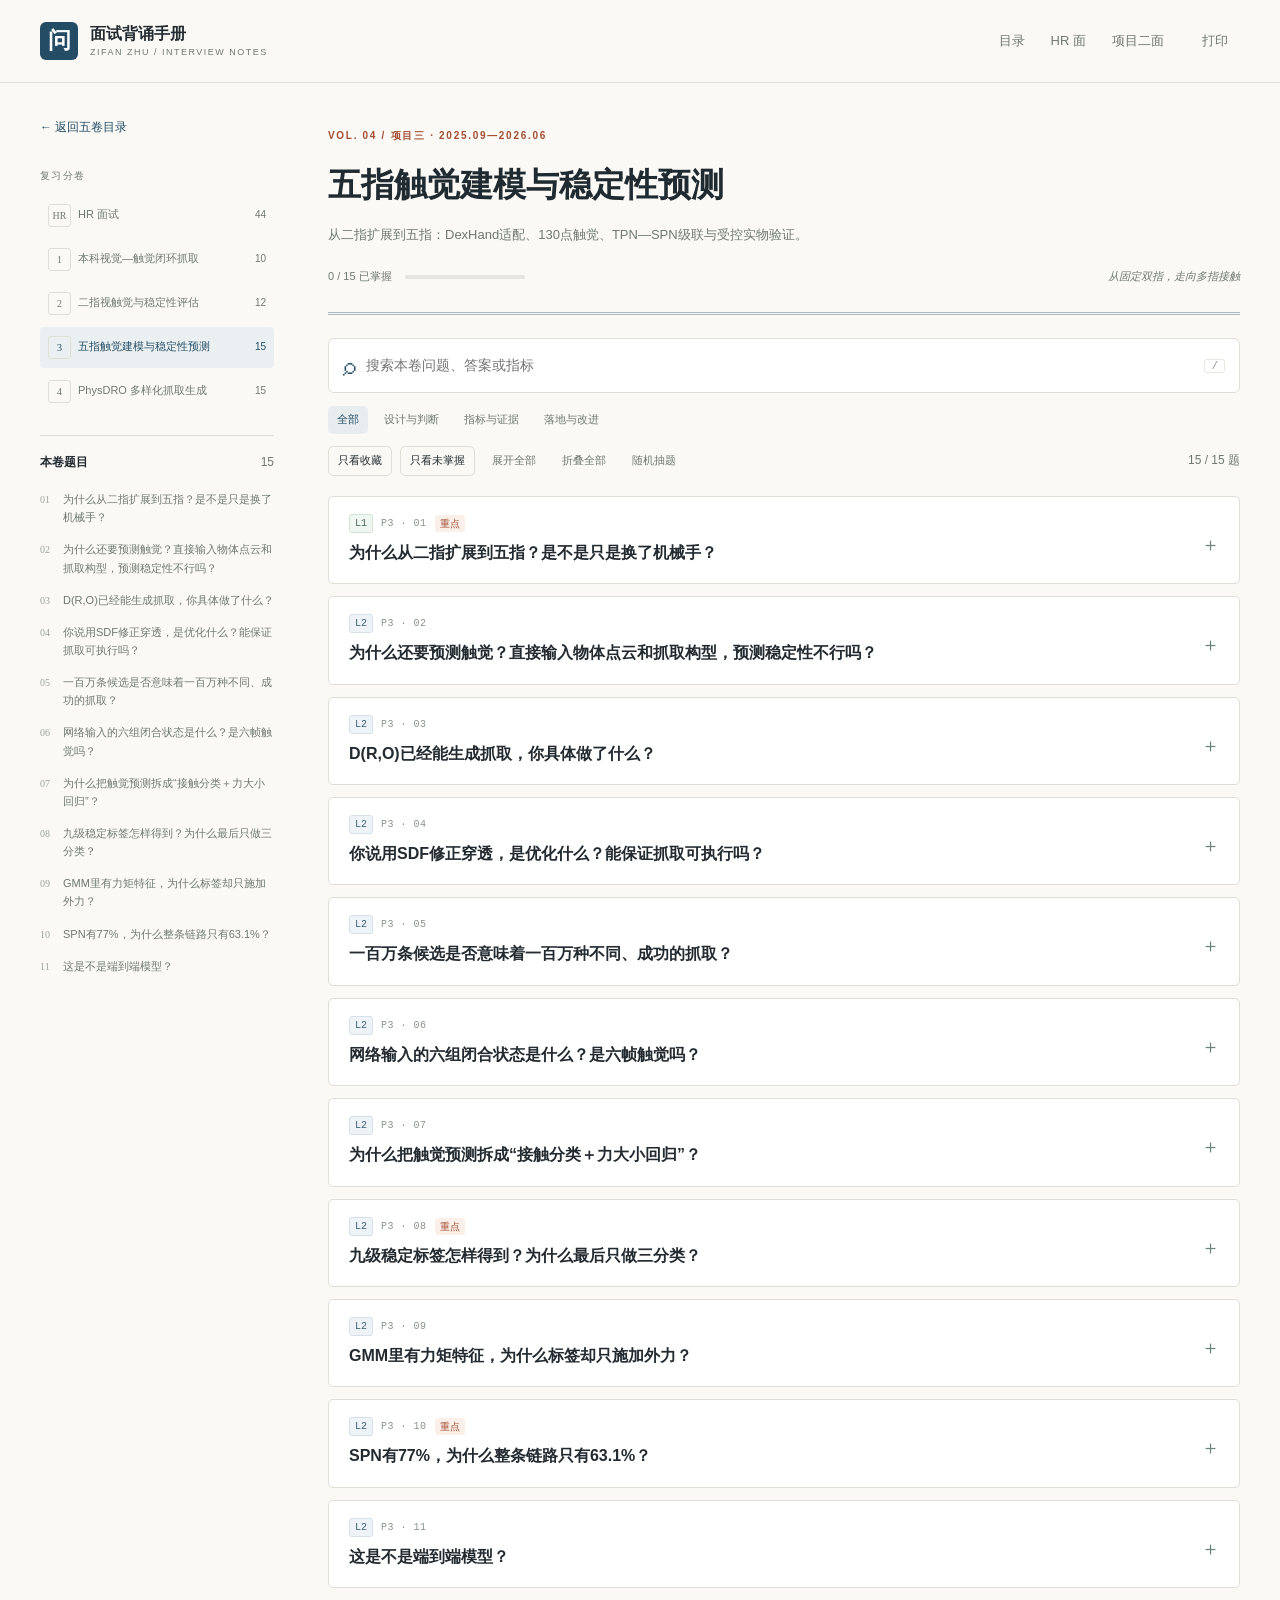
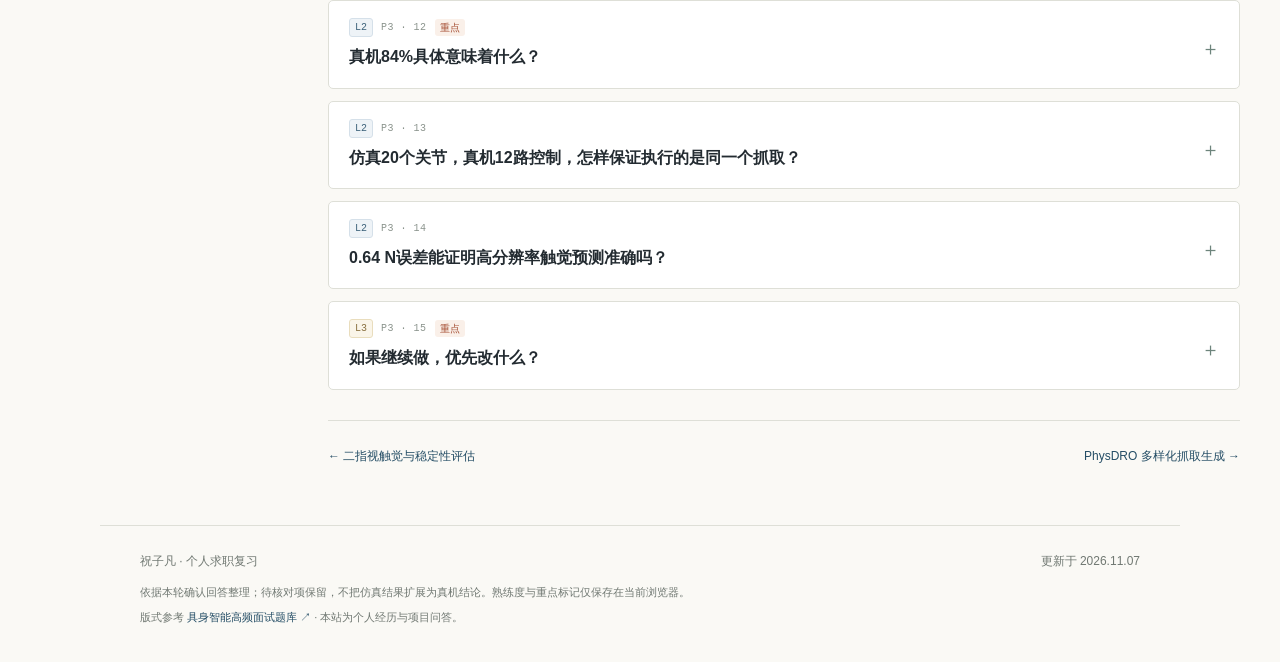
<file: project3.html>
<!doctype html><html lang="zh-CN"><head><meta charset="utf-8"><meta name="viewport" content="width=device-width, initial-scale=1"><meta name="color-scheme" content="light"><meta name="description" content="祝子凡的机器人算法求职复习手册：HR面试与四个项目二面问答，含完整追问、指标表与背诵进度。"><title>五指触觉建模与稳定性预测 · 面试背诵手册</title><link rel="icon" href="favicon.svg" type="image/svg+xml"><link rel="stylesheet" href="styles.css"><script src="bank.js" defer></script><script src="app.js" defer></script></head><body data-chapter="project3"><a class="skip" href="#main">跳到正文</a><header class="topbar"><a class="brand" href="index.html"><span class="brand-mark">问</span><span>面试背诵手册<small>ZIFAN ZHU / INTERVIEW NOTES</small></span></a><nav aria-label="主导航"><a href="index.html" class="">目录</a><a href="hr.html">HR 面</a><a href="project1.html">项目二面</a><button class="quiet" id="print" type="button">打印</button></nav></header><div class="reading-layout"><aside class="sidebar"><a class="back" href="index.html">← 返回五卷目录</a><div class="nav-label">复习分卷</div><a class="nav-link " href="hr.html"><span>HR</span>HR 面试<small>44</small></a><a class="nav-link " href="project1.html"><span>1</span>本科视觉—触觉闭环抓取<small>10</small></a><a class="nav-link " href="project2.html"><span>2</span>二指视触觉与稳定性评估<small>12</small></a><a class="nav-link active" href="project3.html"><span>3</span>五指触觉建模与稳定性预测<small>15</small></a><a class="nav-link " href="project4.html"><span>4</span>PhysDRO 多样化抓取生成<small>15</small></a><details class="toc" open><summary>本卷题目 <span>15</span></summary><nav aria-label="本卷目录"><a href="#project3-q01"><span>01</span>为什么从二指扩展到五指？是不是只是换了机械手？</a><a href="#project3-q02"><span>02</span>为什么还要预测触觉？直接输入物体点云和抓取构型，预测稳定性不行吗？</a><a href="#project3-q03"><span>03</span>D(R,O)已经能生成抓取，你具体做了什么？</a><a href="#project3-q04"><span>04</span>你说用SDF修正穿透，是优化什么？能保证抓取可执行吗？</a><a href="#project3-q05"><span>05</span>一百万条候选是否意味着一百万种不同、成功的抓取？</a><a href="#project3-q06"><span>06</span>网络输入的六组闭合状态是什么？是六帧触觉吗？</a><a href="#project3-q07"><span>07</span>为什么把触觉预测拆成“接触分类＋力大小回归”？</a><a href="#project3-q08"><span>08</span>九级稳定标签怎样得到？为什么最后只做三分类？</a><a href="#project3-q09"><span>09</span>GMM里有力矩特征，为什么标签却只施加外力？</a><a href="#project3-q10"><span>10</span>SPN有77%，为什么整条链路只有63.1%？</a><a href="#project3-q11"><span>11</span>这是不是端到端模型？</a><a href="#project3-q12"><span>12</span>真机84%具体意味着什么？</a><a href="#project3-q13"><span>13</span>仿真20个关节，真机12路控制，怎样保证执行的是同一个抓取？</a><a href="#project3-q14"><span>14</span>0.64 N误差能证明高分辨率触觉预测准确吗？</a><a href="#project3-q15"><span>15</span>如果继续做，优先改什么？</a></nav></details></aside><main id="main" class="reading"><header class="chapter-header"><p class="eyebrow rust">VOL. 04 / 项目三 · 2025.09—2026.06</p><h1>五指触觉建模与稳定性预测</h1><p class="chapter-sub">从二指扩展到五指：DexHand适配、130点触觉、TPN—SPN级联与受控实物验证。</p><div class="chapter-progress"><span id="progress-text">0 / 15 已掌握</span><div><i id="progress-bar"></i></div><span>从固定双指，走向多指接触</span></div></header><section class="reading-tools" aria-label="复习工具"><div class="search-row"><span aria-hidden="true">⌕</span><input id="search" type="search" placeholder="搜索本卷问题、答案或指标" aria-label="搜索本卷" autocomplete="off"><kbd>/</kbd></div><div class="category-row"><button class="category-btn active" data-category="all" aria-pressed="true">全部</button><button class="category-btn" data-category="设计与判断" aria-pressed="false">设计与判断</button><button class="category-btn" data-category="指标与证据" aria-pressed="false">指标与证据</button><button class="category-btn" data-category="落地与改进" aria-pressed="false">落地与改进</button></div><div class="filter-row"><button id="only-saved" aria-pressed="false">只看收藏</button><button id="only-unlearned" aria-pressed="false">只看未掌握</button><button id="expand-all" class="quiet">展开全部</button><button id="collapse-all" class="quiet">折叠全部</button><button id="random" class="quiet">随机抽题</button><span id="search-count" role="status"></span></div></section><div id="empty" class="empty" hidden>没有找到符合条件的题目。试试其他关键词或关闭筛选。</div><section id="questions" aria-label="问答列表"><details class="question" id="project3-q01" data-id="project3-q01" data-category="设计与判断" data-core="true"><summary><span class="q-meta"><span class="level l1">L1</span><span class="q-code">P3 · 01</span><span class="core-tag">重点</span><span class="mastered-tag" hidden>已掌握</span><span class="saved-tag" hidden>已收藏</span></span><span class="q-title">为什么从二指扩展到五指？是不是只是换了机械手？</span><span class="chevron" aria-hidden="true">＋</span></summary><div class="answer"><div class="answer-label">参考回答 / 深入追问</div><blockquote><p>二指项目已经研究了执行前预测接触和稳定性，但平行夹爪的接触结构相对固定。五指灵巧手中，不同关节构型会形成不同的接触组合，接触位置和受力分布更加复杂。</p>
<p>因此，我希望进一步研究：给定一个灵巧手抓取构型，能否预测哪些指尖区域会接触、受力大小怎样，以及这个构型能否承受后续扰动。</p>
<p>这不只是把二指网络换成五指输入。首先，需要解决DexHand候选生成和运动学适配；其次，需要建立多指空间触觉数据；最后，还要处理更稀疏、更复杂的接触分布及其稳定性评价。</p></blockquote>
<h3>追问：五指一定比二指更稳定吗？</h3>
<blockquote><p>不一定。五指提供更多可能的接触和包络方式，但接触数量多不代表力分配合理，也不保证所有手指都有效参与。自由度增加后，候选搜索、碰撞、接触建立和实机控制也更困难。</p>
<p>这个项目没有直接证明五指优于二指，研究的是怎样评价五指候选本身的稳定性。</p></blockquote><div class="q-actions"><button class="master-btn" data-id="project3-q01" aria-pressed="false">标记掌握</button><button class="save-btn" data-id="project3-q01" aria-pressed="false">加入重点</button><button class="copy-btn quiet" data-id="project3-q01">复制本题</button><a href="#project3-q01" class="permalink">题目链接 ↗</a></div></div></details><details class="question" id="project3-q02" data-id="project3-q02" data-category="设计与判断" data-core="false"><summary><span class="q-meta"><span class="level l2">L2</span><span class="q-code">P3 · 02</span><span class="mastered-tag" hidden>已掌握</span><span class="saved-tag" hidden>已收藏</span></span><span class="q-title">为什么还要预测触觉？直接输入物体点云和抓取构型，预测稳定性不行吗？</span><span class="chevron" aria-hidden="true">＋</span></summary><div class="answer"><div class="answer-label">参考回答 / 深入追问</div><blockquote><p>可以直接预测，所以需要把它作为基线。</p>
<p>我引入触觉中间表示，是希望先明确描述“哪里接触、接触力多大”，再结合接触位置和方向构造机械特征，让稳定性判断有一个可以检查的中间过程。</p>
<p>这样出现错误时，可以进一步判断是接触预测错了，还是下游稳定性判断错了，而不是只得到一个最终分数。</p>
<p>实验中，直接CNN基线准确率为58.7%，TPN—SPN级联为63.1%，结果支持这条分解路线有一定收益。但中间表示也会传播误差，不能仅凭可解释性就认定它一定更好。</p></blockquote>
<h3>追问：复杂很多，只提高4.4个百分点，值得吗？</h3>
<blockquote><p>要同时比较计算成本、误放行风险和实际候选筛选效果。4.4个百分点是当前数据与实验设置下的结果；如果额外成本较大，或者简单方法已经满足需求，就未必值得部署复杂链路。</p>
<p>因此，需要把精度与效率放在一起评价，而不是只比较准确率。</p></blockquote><div class="q-actions"><button class="master-btn" data-id="project3-q02" aria-pressed="false">标记掌握</button><button class="save-btn" data-id="project3-q02" aria-pressed="false">加入重点</button><button class="copy-btn quiet" data-id="project3-q02">复制本题</button><a href="#project3-q02" class="permalink">题目链接 ↗</a></div></div></details><details class="question" id="project3-q03" data-id="project3-q03" data-category="设计与判断" data-core="false"><summary><span class="q-meta"><span class="level l2">L2</span><span class="q-code">P3 · 03</span><span class="mastered-tag" hidden>已掌握</span><span class="saved-tag" hidden>已收藏</span></span><span class="q-title">D(R,O)已经能生成抓取，你具体做了什么？</span><span class="chevron" aria-hidden="true">＋</span></summary><div class="answer"><div class="answer-label">参考回答 / 深入追问</div><blockquote><p>我复用了D(R,O)的候选生成代码和公开权重，没有重新提出它的基础表示或主网络。</p>
<p>原仓库没有直接支持DexHand，因此我处理了URDF、关节顺序、连杆和网格路径，为腕部加入六自由度表示，并重新生成整手表面点云，使候选表示与运动学能够对应。</p>
<p>此外，迁移后的候选仍存在手物穿透，所以增加了简化几何穿透后处理。之后再把候选送入Isaac Sim，执行闭合、采集触觉并生成扰动标签。</p></blockquote>
<h3>追问：你有没有重新训练？</h3>
<blockquote><p>尝试过DexHand相关编码器和主网络训练，但部分物体可视化中，自训练主网络出现更多穿透，最终候选使用的是公开权重。</p>
<p>这只能说明当时的训练版本没有优于所选公开模型，不能据此证明公开模型在所有情况下都更好。</p></blockquote><div class="q-actions"><button class="master-btn" data-id="project3-q03" aria-pressed="false">标记掌握</button><button class="save-btn" data-id="project3-q03" aria-pressed="false">加入重点</button><button class="copy-btn quiet" data-id="project3-q03">复制本题</button><a href="#project3-q03" class="permalink">题目链接 ↗</a></div></div></details><details class="question" id="project3-q04" data-id="project3-q04" data-category="指标与证据" data-core="false"><summary><span class="q-meta"><span class="level l2">L2</span><span class="q-code">P3 · 04</span><span class="mastered-tag" hidden>已掌握</span><span class="saved-tag" hidden>已收藏</span></span><span class="q-title">你说用SDF修正穿透，是优化什么？能保证抓取可执行吗？</span><span class="chevron" aria-hidden="true">＋</span></summary><div class="answer"><div class="answer-label">参考回答 / 深入追问</div><blockquote><p>我用长方体近似手掌、胶囊体近似主要指节，计算物体点进入这些简化几何内部的深度，再对腕部和关节进行启发式调整。</p>
<p>它的作用是降低明显的手物穿透，作为仿真前的粗修正，不直接优化抗扰动稳定性。</p>
<p>严格说，代码中主要是单侧穿透代价：内部点返回深度，外部点为零，不是完整的正负距离场。</p>
<p>简化模型、点云离散和关节调整都可能带来误差，因此不能保证最终无碰撞，更不能保证接近路径可执行，仍需后续检查和物理验证。</p></blockquote>
<h3>追问：为什么不用精确网格碰撞？</h3>
<blockquote><p>百万级候选需要考虑吞吐，简化几何容易计算和批处理。但这种选择有漏检、误检的代价。</p>
<p>如果继续完善，可以用简化体做粗筛，再对保留候选做更精确的几何检查，而不是让一个粗模型承担所有可行性判断。</p></blockquote><div class="q-actions"><button class="master-btn" data-id="project3-q04" aria-pressed="false">标记掌握</button><button class="save-btn" data-id="project3-q04" aria-pressed="false">加入重点</button><button class="copy-btn quiet" data-id="project3-q04">复制本题</button><a href="#project3-q04" class="permalink">题目链接 ↗</a></div></div></details><details class="question" id="project3-q05" data-id="project3-q05" data-category="设计与判断" data-core="false"><summary><span class="q-meta"><span class="level l2">L2</span><span class="q-code">P3 · 05</span><span class="mastered-tag" hidden>已掌握</span><span class="saved-tag" hidden>已收藏</span></span><span class="q-title">一百万条候选是否意味着一百万种不同、成功的抓取？</span><span class="chevron" aria-hidden="true">＋</span></summary><div class="answer"><div class="answer-label">参考回答 / 深入追问</div><blockquote><p>不是。数据包含100个物体、每个物体累计约一万个候选，随后进行仿真触觉与稳定性标注。候选没有去重，也包含失败和不稳定样本。</p>
<p>所以准确说法是约百万条候选及对应标注记录，而不是百万种独立、高质量的成功抓取。</p>
<p>同一物体的候选共享几何输入，而且构型可能相似，因此数据划分需要避免相似候选和同一物体同时出现在训练与测试中。</p></blockquote>
<h3>追问：100个物体是否证明覆盖不同尺寸、材质？</h3>
<blockquote><p>主要覆盖不同形状和长宽比。物体经过统一缩放，最长边约为10厘米，不能说广泛覆盖不同绝对尺寸。</p>
<p>材料和其他物理条件也没有充分变化，因此不能把形状多样性等同于物理属性多样性。</p></blockquote><div class="q-actions"><button class="master-btn" data-id="project3-q05" aria-pressed="false">标记掌握</button><button class="save-btn" data-id="project3-q05" aria-pressed="false">加入重点</button><button class="copy-btn quiet" data-id="project3-q05">复制本题</button><a href="#project3-q05" class="permalink">题目链接 ↗</a></div></div></details><details class="question" id="project3-q06" data-id="project3-q06" data-category="设计与判断" data-core="false"><summary><span class="q-meta"><span class="level l2">L2</span><span class="q-code">P3 · 06</span><span class="mastered-tag" hidden>已掌握</span><span class="saved-tag" hidden>已收藏</span></span><span class="q-title">网络输入的六组闭合状态是什么？是六帧触觉吗？</span><span class="chevron" aria-hidden="true">＋</span></summary><div class="answer"><div class="answer-label">参考回答 / 深入追问</div><blockquote><p>不是。它们是从候选构型出发，通过正向运动学构造的六组虚拟传感点位置，表示手指逐渐内收时，传感点怎样接近物体。</p>
<p>每组有五指、每指26个虚拟点，总共130点。六组状态提供不同闭合程度下的几何关系，但没有真实触觉值，也不是仿真采集的时间序列。</p>
<p>这样设计，是因为候选构型本身还未必形成接触，仅看一个初始状态不容易判断后续哪些区域会接触。</p></blockquote>
<h3>追问：为什么是六组，而不是三组或十组？</h3>
<blockquote><p>这是当时的离散设计，没有完整消融证明六组最优。可以解释设计动机，但不能把具体数量包装成经过验证的最佳选择。</p></blockquote><div class="q-actions"><button class="master-btn" data-id="project3-q06" aria-pressed="false">标记掌握</button><button class="save-btn" data-id="project3-q06" aria-pressed="false">加入重点</button><button class="copy-btn quiet" data-id="project3-q06">复制本题</button><a href="#project3-q06" class="permalink">题目链接 ↗</a></div></div></details><details class="question" id="project3-q07" data-id="project3-q07" data-category="设计与判断" data-core="false"><summary><span class="q-meta"><span class="level l2">L2</span><span class="q-code">P3 · 07</span><span class="mastered-tag" hidden>已掌握</span><span class="saved-tag" hidden>已收藏</span></span><span class="q-title">为什么把触觉预测拆成“接触分类＋力大小回归”？</span><span class="chevron" aria-hidden="true">＋</span></summary><div class="answer"><div class="answer-label">参考回答 / 深入追问</div><blockquote><p>130个传感点中，大量位置没有接触。如果在所有位置直接回归力，模型很容易主要学会输出接近零，而真正重要的接触区域没有学好。</p>
<p>因此先预测接触状态，再对真实接触点计算力大小回归损失。接触分支采用Focal Loss，降低大量容易分类的非接触样本对训练的主导作用。</p>
<p>力方向没有直接回归完整三维向量，而是用指尖表面法向近似。这降低了预测复杂度，但不能完整表达切向力和摩擦状态。</p></blockquote>
<h3>追问：整体接触准确率高，就说明预测好吗？</h3>
<blockquote><p>不一定。非接触点占多数，全部预测非接触也可能得到较高准确率。</p>
<p>应另外报告接触类的Precision、Recall或F1，并观察真正承担主要作用的接触点是否预测正确，不能只看所有点的平均准确率。</p></blockquote>
<h3>再追问：Focal Loss已经解决不平衡了吗？</h3>
<blockquote><p>它缓解训练被简单负样本主导，但不保证接触预测已经可靠，也不能解决标签、几何表示或分布变化带来的问题。仍需要独立评价。</p></blockquote><div class="q-actions"><button class="master-btn" data-id="project3-q07" aria-pressed="false">标记掌握</button><button class="save-btn" data-id="project3-q07" aria-pressed="false">加入重点</button><button class="copy-btn quiet" data-id="project3-q07">复制本题</button><a href="#project3-q07" class="permalink">题目链接 ↗</a></div></div></details><details class="question" id="project3-q08" data-id="project3-q08" data-category="设计与判断" data-core="true"><summary><span class="q-meta"><span class="level l2">L2</span><span class="q-code">P3 · 08</span><span class="core-tag">重点</span><span class="mastered-tag" hidden>已掌握</span><span class="saved-tag" hidden>已收藏</span></span><span class="q-title">九级稳定标签怎样得到？为什么最后只做三分类？</span><span class="chevron" aria-hidden="true">＋</span></summary><div class="answer"><div class="answer-label">参考回答 / 深入追问</div><blockquote><p>数据生成时，先闭合抓取、等待固定步数，再记录扰动前的触觉快照。</p>
<p>随后沿世界坐标系正负X、Y、Z六个方向，施加逐级增强的外力，根据物体相对参考位置的平移是否超过2厘米，记录通过的扰动等级，形成SD0到SD8。</p>
<p>最初尝试九分类，但相邻等级的区分较困难。最终按照候选筛选需求合并为Failed、Unstable和Stable三类。</p></blockquote>
<p>最终映射是：</p>
<ul><li><strong>Failed：SD0</strong></li><li><strong>Unstable：SD1—SD5</strong></li><li><strong>Stable：SD6—SD8</strong></li></ul>
<h3>追问：SD6就意味着能独立承受第六级外力吗？</h3>
<blockquote><p>不能这样严格解释。当前各方向、各等级之间没有重置状态，接触变化和位移会累积，标签与固定扰动顺序有关。</p>
<p>它表示通过这套累计扰动序列的程度，不是每个方向独立测得的最大承载力。</p></blockquote>
<h3>追问：2厘米会不会太宽松？</h3>
<blockquote><p>对最长边约10厘米的物体，2厘米已经是明显位移，而且只设平移阈值可能漏掉原地旋转或较小滑移。</p>
<p>这个阈值是当前协议的失效标准，没有证据说明最优。改进时应结合相对尺寸、旋转变化和任务容差，并报告阈值敏感性。</p></blockquote><div class="q-actions"><button class="master-btn" data-id="project3-q08" aria-pressed="false">标记掌握</button><button class="save-btn" data-id="project3-q08" aria-pressed="false">加入重点</button><button class="copy-btn quiet" data-id="project3-q08">复制本题</button><a href="#project3-q08" class="permalink">题目链接 ↗</a></div></div></details><details class="question" id="project3-q09" data-id="project3-q09" data-category="指标与证据" data-core="false"><summary><span class="q-meta"><span class="level l2">L2</span><span class="q-code">P3 · 09</span><span class="mastered-tag" hidden>已掌握</span><span class="saved-tag" hidden>已收藏</span></span><span class="q-title">GMM里有力矩特征，为什么标签却只施加外力？</span><span class="chevron" aria-hidden="true">＋</span></summary><div class="answer"><div class="answer-label">参考回答 / 深入追问</div><blockquote><p>现有标签覆盖六方向力扰动，没有独立施加三轴纯力矩，也没有旋转失效阈值。</p>
<p>力扰动仍可能通过接触变化影响旋转，但不等于充分覆盖了旋转稳定性。因此，当前数据对力矩特征的监督存在局限。</p></blockquote>
<h3>追问：消融能说明力矩特征有用吗？</h3>
<blockquote><p>完整空间GMM的SPN准确率约77.0%；去掉力裕量后约72.7%，去掉力矩裕量后约76.0%。</p>
<p>结果显示力裕量贡献更明显，力矩特征提供了约1个百分点的收益。但没有重复实验方差，不能声称统计显著；也不能仅凭这组消融，断言弱增益一定由旋转监督不足导致。</p></blockquote>
<h3>追问：那下一步怎样证明？</h3>
<blockquote><p>增加独立力矩扰动和旋转阈值，并让各方向从相同初始状态开始，再重新比较有无力矩特征。这样才能更有针对性地检验它的作用。</p></blockquote><div class="q-actions"><button class="master-btn" data-id="project3-q09" aria-pressed="false">标记掌握</button><button class="save-btn" data-id="project3-q09" aria-pressed="false">加入重点</button><button class="copy-btn quiet" data-id="project3-q09">复制本题</button><a href="#project3-q09" class="permalink">题目链接 ↗</a></div></div></details><details class="question" id="project3-q10" data-id="project3-q10" data-category="指标与证据" data-core="true"><summary><span class="q-meta"><span class="level l2">L2</span><span class="q-code">P3 · 10</span><span class="core-tag">重点</span><span class="mastered-tag" hidden>已掌握</span><span class="saved-tag" hidden>已收藏</span></span><span class="q-title">SPN有77%，为什么整条链路只有63.1%？</span><span class="chevron" aria-hidden="true">＋</span></summary><div class="answer"><div class="answer-label">参考回答 / 深入追问</div><p>这是项目三最重要的指标题。</p>
<blockquote><p>77%是在使用仿真记录触觉所构造的GMM时，下游SPN的分类表现；63.1%是接入TPN预测触觉后，级联系统的表现。</p>
<p>TPN可能预测错接触位置或力大小，GMM会因此变化，下游SPN需要处理这些误差，所以两者不能直接视为同一输入条件。</p>
<p>分解实验中，使用真实接触、预测力大小约为72.7%；使用预测接触、真实力大小约为70.5%。在这个设置下，修正接触预测带来的结果更好，说明接触拓扑是值得优先改善的环节。</p></blockquote>
<h3>追问：怎么具体改进？</h3>
<blockquote><p>首先补接触类指标，判断是漏掉关键接触还是产生虚假接触；然后检查传感点映射与局部几何表示。</p>
<p>下游可以使用带预测噪声的输入训练，降低对理想GMM的依赖。进一步再考虑可微GMM和联合训练，让稳定性目标参与上游优化，但不能保证联合训练必然提升。</p></blockquote><div class="q-actions"><button class="master-btn" data-id="project3-q10" aria-pressed="false">标记掌握</button><button class="save-btn" data-id="project3-q10" aria-pressed="false">加入重点</button><button class="copy-btn quiet" data-id="project3-q10">复制本题</button><a href="#project3-q10" class="permalink">题目链接 ↗</a></div></div></details><details class="question" id="project3-q11" data-id="project3-q11" data-category="设计与判断" data-core="false"><summary><span class="q-meta"><span class="level l2">L2</span><span class="q-code">P3 · 11</span><span class="mastered-tag" hidden>已掌握</span><span class="saved-tag" hidden>已收藏</span></span><span class="q-title">这是不是端到端模型？</span><span class="chevron" aria-hidden="true">＋</span></summary><div class="answer"><div class="answer-label">参考回答 / 深入追问</div><blockquote><p>从输入到输出是一条完整预测链，但训练上不是严格的端到端联合优化。</p>
<p>当前GMM计算将张量转成NumPy，并使用detach，切断了下游稳定性损失到TPN的梯度。因此准确说法是分阶段训练与级联适配。</p></blockquote>
<h3>追问：改成PyTorch就解决了吗？</h3>
<blockquote><p>只是解决必要条件之一。还要处理硬接触分类、阈值和可能不光滑的计算，使梯度路径可用。</p>
<p>联合训练时也要避免稳定性分类目标破坏触觉预测的物理含义，需要同时保留触觉监督并评价两类任务。</p></blockquote><div class="q-actions"><button class="master-btn" data-id="project3-q11" aria-pressed="false">标记掌握</button><button class="save-btn" data-id="project3-q11" aria-pressed="false">加入重点</button><button class="copy-btn quiet" data-id="project3-q11">复制本题</button><a href="#project3-q11" class="permalink">题目链接 ↗</a></div></div></details><details class="question" id="project3-q12" data-id="project3-q12" data-category="指标与证据" data-core="true"><summary><span class="q-meta"><span class="level l2">L2</span><span class="q-code">P3 · 12</span><span class="core-tag">重点</span><span class="mastered-tag" hidden>已掌握</span><span class="saved-tag" hidden>已收藏</span></span><span class="q-title">真机84%具体意味着什么？</span><span class="chevron" aria-hidden="true">＋</span></summary><div class="answer"><div class="answer-label">参考回答 / 深入追问</div><blockquote><p>真机使用10个训练集外的打印物体，在完整CAD已知、固定摆放和人工参考位姿条件下执行。</p>
<p>对每个物体，从预测为Stable的候选中选择10次执行，共100次，84次完成抓取、抬升和搬运。能量函数基线另执行100次，成功率75%。</p>
<p>另外，预测Unstable的候选共50次，成功率52%；预测Failed的候选共50次，成功率12%。</p></blockquote>
<p>因此，<strong>300次实验包含四组，不是Stable组做了300次。</strong></p>
<h3>追问：84%是不是系统成功率？</h3>
<blockquote><p>更准确是满足执行条件、被预测为Stable并实际开始执行的候选，其任务成功率。</p>
<p>IK不可达和人工判断碰撞的候选没有计入，现场视觉定位也没有接入正式流程，所以它不是任意场景端到端自主抓取成功率。</p></blockquote>
<h3>追问：84%相对75%，证明显著提升了吗？</h3>
<blockquote><p>观察值提高了9个百分点，但每组只有100次，且同一物体内试验存在关联。现有结果不能直接声称统计显著。</p>
<p>更严谨的比较需要匹配物体、候选来源、可执行性过滤和动作条件，并按物体或匹配试验分析，而不是只比较两个百分比。</p></blockquote>
<h3>追问：为什么Unstable仍有52%成功？</h3>
<blockquote><p>预测类别来自仿真扰动协议，而真机搬运未必达到相同扰动强度，再加上分类误差和仿真差异，两者不会严格一一对应。</p>
<p>三类实物成功率呈梯度，支持候选筛选具有一定价值，但不能把仿真类别直接当作真机成败标签。</p></blockquote><div class="q-actions"><button class="master-btn" data-id="project3-q12" aria-pressed="false">标记掌握</button><button class="save-btn" data-id="project3-q12" aria-pressed="false">加入重点</button><button class="copy-btn quiet" data-id="project3-q12">复制本题</button><a href="#project3-q12" class="permalink">题目链接 ↗</a></div></div></details><details class="question" id="project3-q13" data-id="project3-q13" data-category="落地与改进" data-core="false"><summary><span class="q-meta"><span class="level l2">L2</span><span class="q-code">P3 · 13</span><span class="mastered-tag" hidden>已掌握</span><span class="saved-tag" hidden>已收藏</span></span><span class="q-title">仿真20个关节，真机12路控制，怎样保证执行的是同一个抓取？</span><span class="chevron" aria-hidden="true">＋</span></summary><div class="answer"><div class="answer-label">参考回答 / 深入追问</div><blockquote><p>不能保证完全一致。实机存在机械耦合，需要把部分仿真关节通过平均等方式映射到共享控制量，并增加闭合动作建立接触。</p>
<p>这种映射会改变手指构型和受力，是仿真到真实误差的重要来源，不是简单的单位转换。</p>
<p>后续更合理的是让候选生成和仿真就满足实机耦合约束，或者映射后重新进行运动学与接触验证，减少执行前后的不一致。</p></blockquote>
<h3>追问：为什么不直接用12维表示？</h3>
<blockquote><p>因为当前流程复用了已有手型模型与候选表示。但为了真实部署，应优先匹配实机可控制空间，而不是要求实机近似任意仿真构型。</p></blockquote><div class="q-actions"><button class="master-btn" data-id="project3-q13" aria-pressed="false">标记掌握</button><button class="save-btn" data-id="project3-q13" aria-pressed="false">加入重点</button><button class="copy-btn quiet" data-id="project3-q13">复制本题</button><a href="#project3-q13" class="permalink">题目链接 ↗</a></div></div></details><details class="question" id="project3-q14" data-id="project3-q14" data-category="指标与证据" data-core="false"><summary><span class="q-meta"><span class="level l2">L2</span><span class="q-code">P3 · 14</span><span class="mastered-tag" hidden>已掌握</span><span class="saved-tag" hidden>已收藏</span></span><span class="q-title">0.64 N误差能证明高分辨率触觉预测准确吗？</span><span class="chevron" aria-hidden="true">＋</span></summary><div class="answer"><div class="answer-label">参考回答 / 深入追问</div><blockquote><p>不能。实物每个指尖只能提供聚合力，而仿真预测为每指26点，所以最多比较指尖级聚合结果，不能验证26点空间分布。</p>
<p>此外，当前本地记录中，相关计算涉及来源未完整记录的比例系数，原始测量归档也不完整。因此我不会把0.64 N作为项目最强的验证结论。</p></blockquote>
<p>如果面试官继续问，需要如实说明记录边界，不能补成“严格同步、多帧平均、逐点标定后的误差”。</p><div class="q-actions"><button class="master-btn" data-id="project3-q14" aria-pressed="false">标记掌握</button><button class="save-btn" data-id="project3-q14" aria-pressed="false">加入重点</button><button class="copy-btn quiet" data-id="project3-q14">复制本题</button><a href="#project3-q14" class="permalink">题目链接 ↗</a></div></div></details><details class="question" id="project3-q15" data-id="project3-q15" data-category="落地与改进" data-core="true"><summary><span class="q-meta"><span class="level l3">L3</span><span class="q-code">P3 · 15</span><span class="core-tag">重点</span><span class="mastered-tag" hidden>已掌握</span><span class="saved-tag" hidden>已收藏</span></span><span class="q-title">如果继续做，优先改什么？</span><span class="chevron" aria-hidden="true">＋</span></summary><div class="answer"><div class="answer-label">参考回答 / 深入追问</div><blockquote><p>我会先改善触觉预测及其对稳定性判断的影响，再完善实验协议，最后推进更真实的部署验证。</p>
<p><strong>第一，优先解决接触预测错误，而不是直接增加网络复杂度。</strong>目前使用仿真触觉构造GMM时，稳定性准确率约77%，换成预测触觉后降到63.1%，说明上游误差是明显瓶颈。分解实验也提示，相比单纯的力大小误差，接触位置是否预测正确更值得优先关注。</p>
<p>我会先把错误分成两类：漏掉实际存在的接触，以及在没有接触的位置预测出力，检查它们分别怎样改变GMM和最终分类。然后针对性改进，例如增加传感点与附近物体表面的局部几何特征，并让SPN接触带预测误差的数据，减少它对理想输入的依赖。评价时除了看接触类Precision、Recall和接触区域力误差，也要看最终稳定性判断，尤其是预测为Stable的候选有多可靠。</p>
<p><strong>第二，完善稳定性标签，避免模型被不够准确的监督限制。</strong>现在不同方向的扰动连续进行，物体状态没有重置，因此前一次扰动可能影响后一次结果；同时只用平移超过2厘米判断失效，可能遗漏明显旋转但平移不大的情况。</p>
<p>我会让各方向从同一初始状态独立测试，分别保存承受能力，再增加旋转阈值和三轴力矩扰动。先用一部分物体比较新旧标签的一致性和重复性，再决定是否扩大生成规模。这也能检验目前力矩特征收益较小，究竟与监督不足有关，还是特征本身需要改进。</p>
<p><strong>第三，让候选和验证条件更接近真实部署。</strong>当前仿真20维关节到实机12路控制存在映射误差，正式实验又依赖完整CAD和固定摆放。我会先把实机耦合约束纳入候选生成或映射后的验证，再逐步接入在线定位和部分点云输入。</p>
<p>实验统计也要覆盖候选不可达、碰撞过滤、定位失败和实际抓取失败，分别报告各环节通过率、整体任务完成率及耗时。这样才能判断系统真正改善在哪里，而不只是提高已经进入执行阶段的候选成功率。</p></blockquote>
<p>如果追问“资源有限，只能先做一项”，可以回答：</p>
<blockquote><p>我会先做接触预测的错误分析，以及SPN对预测误差的适配。现有77%到63.1%的差距提供了明确依据，而且可以先利用已有数据开展，不必立即重新生成百万级数据。确认瓶颈后，再决定是否需要改网络、补数据或投入联合训练。</p></blockquote><div class="q-actions"><button class="master-btn" data-id="project3-q15" aria-pressed="false">标记掌握</button><button class="save-btn" data-id="project3-q15" aria-pressed="false">加入重点</button><button class="copy-btn quiet" data-id="project3-q15">复制本题</button><a href="#project3-q15" class="permalink">题目链接 ↗</a></div></div></details></section><nav class="chapter-bottom" aria-label="分卷切换"><a href="project2.html">← 二指视触觉与稳定性评估</a><a href="project4.html">PhysDRO 多样化抓取生成 →</a></nav></main></div><footer class="site-footer"><div>祝子凡 · 个人求职复习 <span>更新于 2026.11.07</span></div><p>依据本轮确认回答整理；待核对项保留，不把仿真结果扩展为真机结论。熟练度与重点标记仅保存在当前浏览器。</p><p>版式参考 <a href="https://winstonjq.github.io/embodied-interview-qa/" target="_blank" rel="noopener noreferrer">具身智能高频面试题库 ↗</a> · 本站为个人经历与项目问答。</p></footer><div id="toast" role="status" aria-live="polite"></div></body></html>
</file>
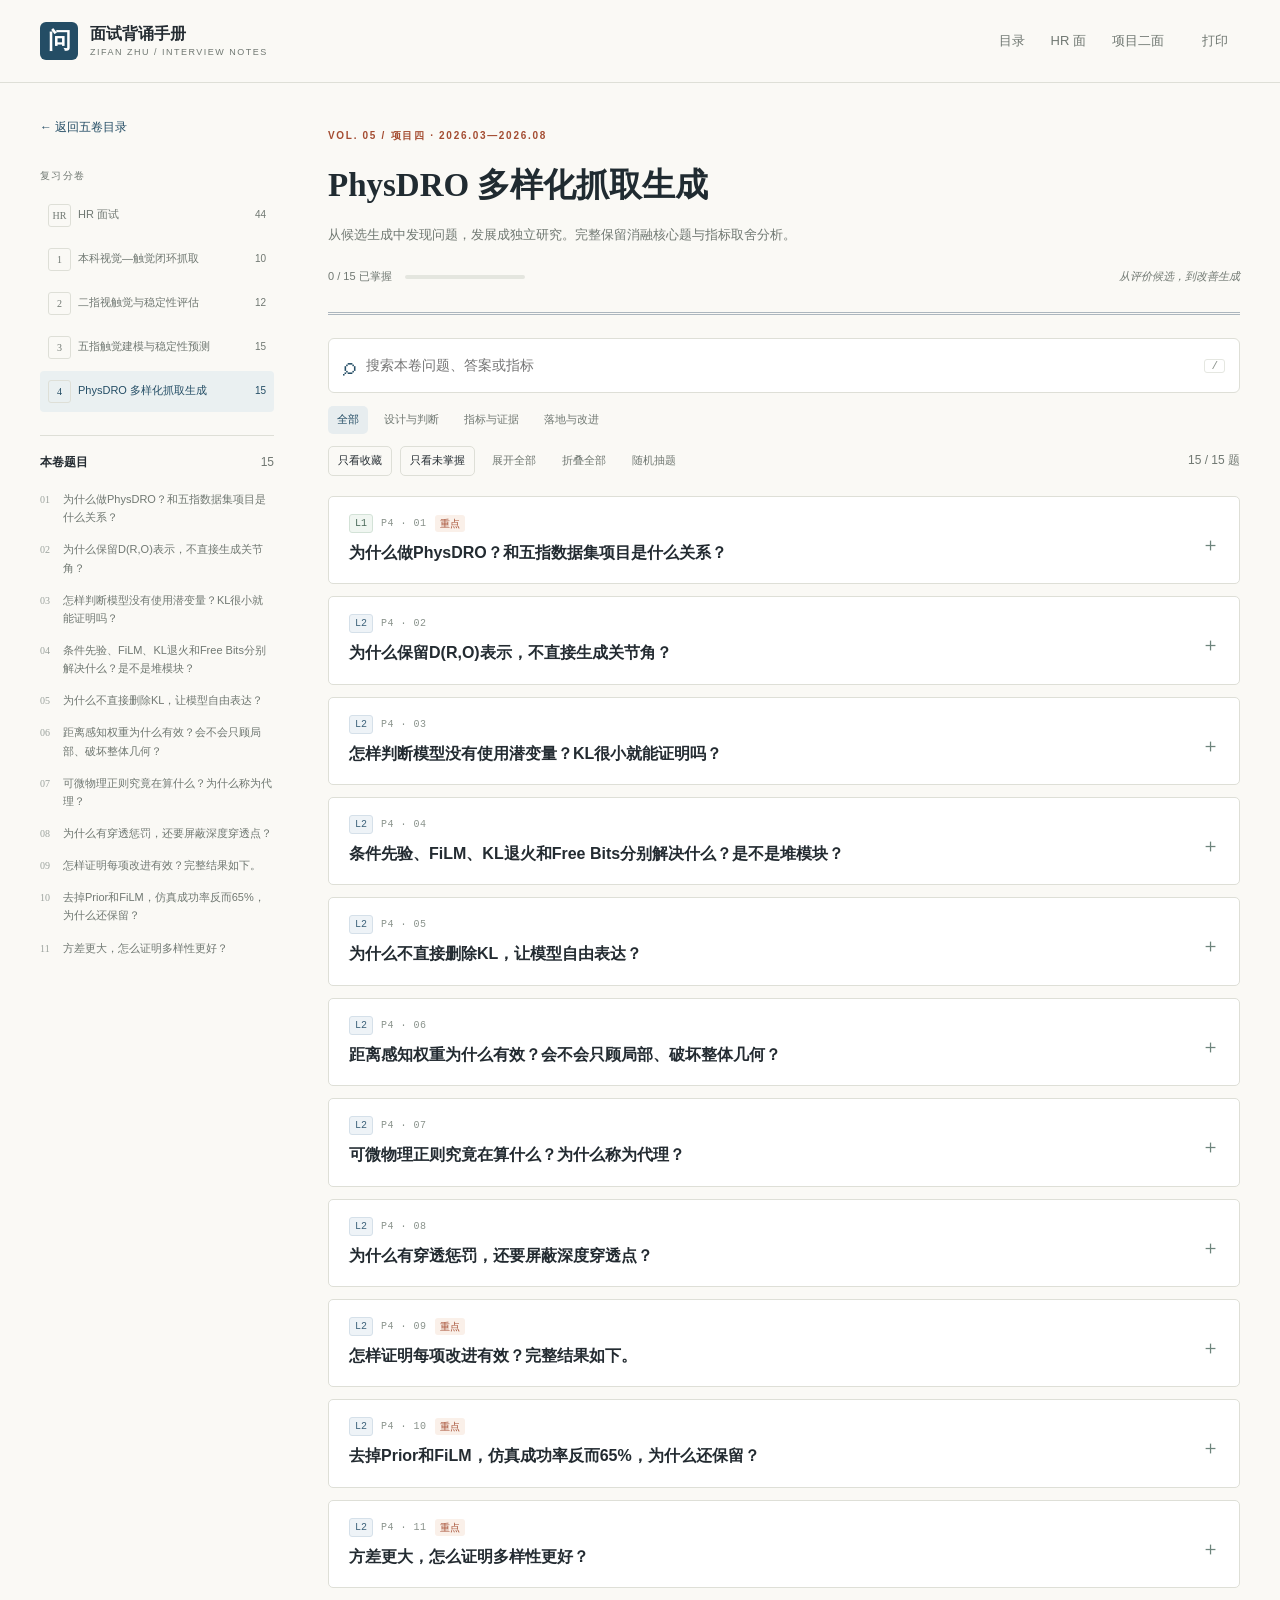
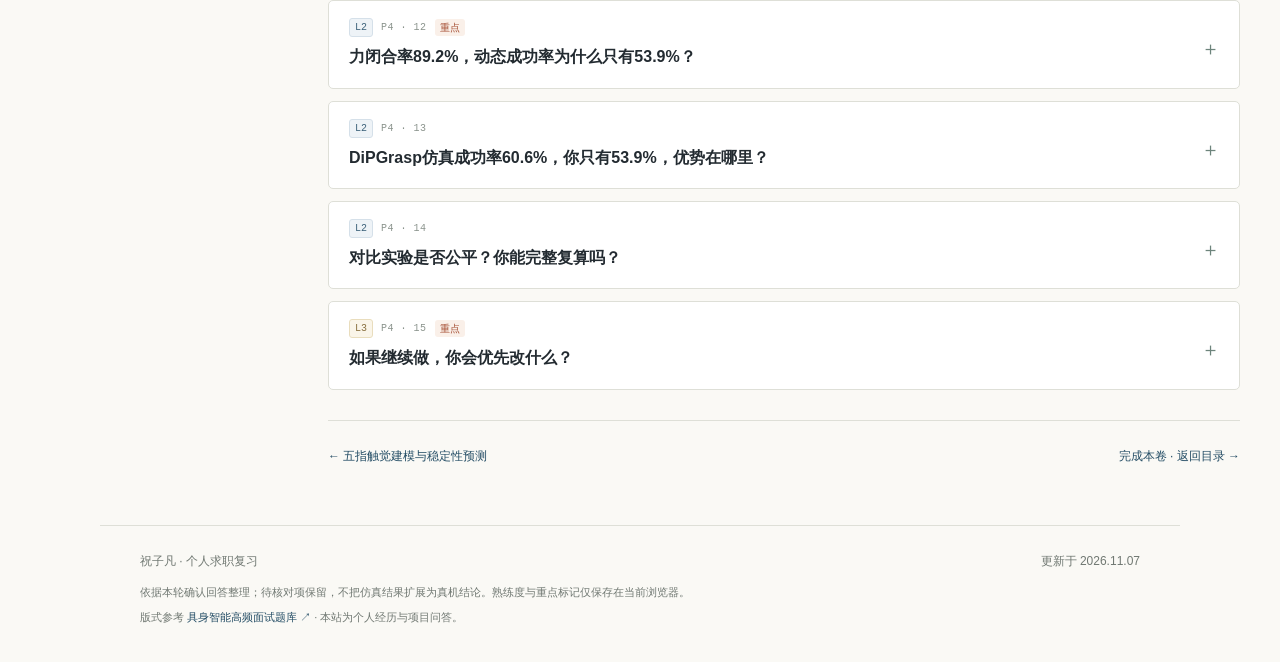
<file: project4.html>
<!doctype html><html lang="zh-CN"><head><meta charset="utf-8"><meta name="viewport" content="width=device-width, initial-scale=1"><meta name="color-scheme" content="light"><meta name="description" content="祝子凡的机器人算法求职复习手册：HR面试与四个项目二面问答，含完整追问、指标表与背诵进度。"><title>PhysDRO 多样化抓取生成 · 面试背诵手册</title><link rel="icon" href="favicon.svg" type="image/svg+xml"><link rel="stylesheet" href="styles.css"><script src="bank.js" defer></script><script src="app.js" defer></script></head><body data-chapter="project4"><a class="skip" href="#main">跳到正文</a><header class="topbar"><a class="brand" href="index.html"><span class="brand-mark">问</span><span>面试背诵手册<small>ZIFAN ZHU / INTERVIEW NOTES</small></span></a><nav aria-label="主导航"><a href="index.html" class="">目录</a><a href="hr.html">HR 面</a><a href="project1.html">项目二面</a><button class="quiet" id="print" type="button">打印</button></nav></header><div class="reading-layout"><aside class="sidebar"><a class="back" href="index.html">← 返回五卷目录</a><div class="nav-label">复习分卷</div><a class="nav-link " href="hr.html"><span>HR</span>HR 面试<small>44</small></a><a class="nav-link " href="project1.html"><span>1</span>本科视觉—触觉闭环抓取<small>10</small></a><a class="nav-link " href="project2.html"><span>2</span>二指视触觉与稳定性评估<small>12</small></a><a class="nav-link " href="project3.html"><span>3</span>五指触觉建模与稳定性预测<small>15</small></a><a class="nav-link active" href="project4.html"><span>4</span>PhysDRO 多样化抓取生成<small>15</small></a><details class="toc" open><summary>本卷题目 <span>15</span></summary><nav aria-label="本卷目录"><a href="#project4-q01"><span>01</span>为什么做PhysDRO？和五指数据集项目是什么关系？</a><a href="#project4-q02"><span>02</span>为什么保留D(R,O)表示，不直接生成关节角？</a><a href="#project4-q03"><span>03</span>怎样判断模型没有使用潜变量？KL很小就能证明吗？</a><a href="#project4-q04"><span>04</span>条件先验、FiLM、KL退火和Free Bits分别解决什么？是不是堆模块？</a><a href="#project4-q05"><span>05</span>为什么不直接删除KL，让模型自由表达？</a><a href="#project4-q06"><span>06</span>距离感知权重为什么有效？会不会只顾局部、破坏整体几何？</a><a href="#project4-q07"><span>07</span>可微物理正则究竟在算什么？为什么称为代理？</a><a href="#project4-q08"><span>08</span>为什么有穿透惩罚，还要屏蔽深度穿透点？</a><a href="#project4-q09"><span>09</span>怎样证明每项改进有效？完整结果如下。</a><a href="#project4-q10"><span>10</span>去掉Prior和FiLM，仿真成功率反而65%，为什么还保留？</a><a href="#project4-q11"><span>11</span>方差更大，怎么证明多样性更好？</a><a href="#project4-q12"><span>12</span>力闭合率89.2%，动态成功率为什么只有53.9%？</a><a href="#project4-q13"><span>13</span>DiPGrasp仿真成功率60.6%，你只有53.9%，优势在哪里？</a><a href="#project4-q14"><span>14</span>对比实验是否公平？你能完整复算吗？</a><a href="#project4-q15"><span>15</span>如果继续做，你会优先改什么？</a></nav></details></aside><main id="main" class="reading"><header class="chapter-header"><p class="eyebrow rust">VOL. 05 / 项目四 · 2026.03—2026.08</p><h1>PhysDRO 多样化抓取生成</h1><p class="chapter-sub">从候选生成中发现问题，发展成独立研究。完整保留消融核心题与指标取舍分析。</p><div class="chapter-progress"><span id="progress-text">0 / 15 已掌握</span><div><i id="progress-bar"></i></div><span>从评价候选，到改善生成</span></div></header><section class="reading-tools" aria-label="复习工具"><div class="search-row"><span aria-hidden="true">⌕</span><input id="search" type="search" placeholder="搜索本卷问题、答案或指标" aria-label="搜索本卷" autocomplete="off"><kbd>/</kbd></div><div class="category-row"><button class="category-btn active" data-category="all" aria-pressed="true">全部</button><button class="category-btn" data-category="设计与判断" aria-pressed="false">设计与判断</button><button class="category-btn" data-category="指标与证据" aria-pressed="false">指标与证据</button><button class="category-btn" data-category="落地与改进" aria-pressed="false">落地与改进</button></div><div class="filter-row"><button id="only-saved" aria-pressed="false">只看收藏</button><button id="only-unlearned" aria-pressed="false">只看未掌握</button><button id="expand-all" class="quiet">展开全部</button><button id="collapse-all" class="quiet">折叠全部</button><button id="random" class="quiet">随机抽题</button><span id="search-count" role="status"></span></div></section><div id="empty" class="empty" hidden>没有找到符合条件的题目。试试其他关键词或关闭筛选。</div><section id="questions" aria-label="问答列表"><details class="question" id="project4-q01" data-id="project4-q01" data-category="设计与判断" data-core="true"><summary><span class="q-meta"><span class="level l1">L1</span><span class="q-code">P4 · 01</span><span class="core-tag">重点</span><span class="mastered-tag" hidden>已掌握</span><span class="saved-tag" hidden>已收藏</span></span><span class="q-title">为什么做PhysDRO？和五指数据集项目是什么关系？</span><span class="chevron" aria-hidden="true">＋</span></summary><div class="answer"><div class="answer-label">参考回答 / 深入追问</div><blockquote><p>五指项目需要大量抓取候选，才能采集不同接触状态和稳定性数据。但使用已有生成方法时，我发现，同一物体改变随机采样后，生成构型仍然比较相似，部分候选还存在穿透或接触不合理的问题。</p>
<p>这意味着候选数量增加，不一定带来同等程度的有效接触覆盖；同时，几何上看似接近物体，也不代表能形成稳定抓取。</p>
<p>因此，我进一步分析了生成模型怎样使用潜变量，以及训练目标是否充分关注接触和物理合理性，在官方D(R,O)基础上开展改进。随着实现和实验逐渐完整，这部分工作发展成了PhysDRO。</p></blockquote>
<h3>追问：为什么不直接多采样，再过滤？</h3>
<blockquote><p>如果模型对潜变量不敏感，多采样可能主要得到相似候选，过滤能去掉无效结果，却不能保证补充新的有效模式。</p>
<p>所以我希望同时改善生成分布与候选质量。不过，严格证明比“更多采样加过滤”更高效，还需要在相同计算或时间预算下比较有效候选数量，现有实验没有完整覆盖这一点。</p></blockquote><div class="q-actions"><button class="master-btn" data-id="project4-q01" aria-pressed="false">标记掌握</button><button class="save-btn" data-id="project4-q01" aria-pressed="false">加入重点</button><button class="copy-btn quiet" data-id="project4-q01">复制本题</button><a href="#project4-q01" class="permalink">题目链接 ↗</a></div></div></details><details class="question" id="project4-q02" data-id="project4-q02" data-category="设计与判断" data-core="false"><summary><span class="q-meta"><span class="level l2">L2</span><span class="q-code">P4 · 02</span><span class="mastered-tag" hidden>已掌握</span><span class="saved-tag" hidden>已收藏</span></span><span class="q-title">为什么保留D(R,O)表示，不直接生成关节角？</span><span class="chevron" aria-hidden="true">＋</span></summary><div class="answer"><div class="answer-label">参考回答 / 深入追问</div><blockquote><p>我保留它，是因为它用手部表面点与物体点之间的距离关系表达抓取，减少了输出对某一套关节维度和语义的直接绑定，也便于关注手物接触几何。</p>
<p>网络先生成距离矩阵，再通过位置恢复和运动学约束得到最终关节配置。我的改进集中在这套表示下的潜变量利用、重建重点和物理正则。</p>
<p>但距离表示也有代价：预测距离未必完全一致，后处理还可能引入误差；换手型仍需要几何、运动学和关节约束适配，不能说天然支持任意灵巧手。</p></blockquote>
<h3>追问：你提出了这个表示吗？</h3>
<blockquote><p>没有。D(R,O)表示、原始骨干和姿态恢复流程来自官方方法，我完成的是针对具体问题的增量开发。</p></blockquote><div class="q-actions"><button class="master-btn" data-id="project4-q02" aria-pressed="false">标记掌握</button><button class="save-btn" data-id="project4-q02" aria-pressed="false">加入重点</button><button class="copy-btn quiet" data-id="project4-q02">复制本题</button><a href="#project4-q02" class="permalink">题目链接 ↗</a></div></div></details><details class="question" id="project4-q03" data-id="project4-q03" data-category="指标与证据" data-core="false"><summary><span class="q-meta"><span class="level l2">L2</span><span class="q-code">P4 · 03</span><span class="mastered-tag" hidden>已掌握</span><span class="saved-tag" hidden>已收藏</span></span><span class="q-title">怎样判断模型没有使用潜变量？KL很小就能证明吗？</span><span class="chevron" aria-hidden="true">＋</span></summary><div class="answer"><div class="answer-label">参考回答 / 深入追问</div><blockquote><p>我先固定相同的手物条件，改变潜变量采样，比较输出距离矩阵和恢复后的抓取构型，发现变化很小；同时训练记录中出现KL趋近于零的现象。</p>
<p>两种现象结合，支持模型存在潜变量利用不足。但不能只凭KL小就判定后验坍塌，因为KL也可能受到损失实现、权重和记录方式影响。</p>
<p>更完整的诊断，还应比较不同目标抓取的后验分布，以及改变潜变量后有效输出是否变化。</p></blockquote>
<h3>追问：如果KL变大了，是否说明问题解决？</h3>
<blockquote><p>不一定。KL变大只说明后验与先验差异增加，不保证潜变量携带有用信息，更不保证产生更多成功抓取。</p>
<p>最终要检查同条件下的输出变化，以及这些变化中有多少通过物理和仿真验证。</p></blockquote><div class="q-actions"><button class="master-btn" data-id="project4-q03" aria-pressed="false">标记掌握</button><button class="save-btn" data-id="project4-q03" aria-pressed="false">加入重点</button><button class="copy-btn quiet" data-id="project4-q03">复制本题</button><a href="#project4-q03" class="permalink">题目链接 ↗</a></div></div></details><details class="question" id="project4-q04" data-id="project4-q04" data-category="设计与判断" data-core="false"><summary><span class="q-meta"><span class="level l2">L2</span><span class="q-code">P4 · 04</span><span class="mastered-tag" hidden>已掌握</span><span class="saved-tag" hidden>已收藏</span></span><span class="q-title">条件先验、FiLM、KL退火和Free Bits分别解决什么？是不是堆模块？</span><span class="chevron" aria-hidden="true">＋</span></summary><div class="answer"><div class="answer-label">参考回答 / 深入追问</div><blockquote><p>它们处理的是不同环节。</p>
<p>条件先验根据当前手物几何决定从什么分布采样；FiLM让采样结果直接调制中间特征，提供影响输出的路径；KL退火调整训练早期与后期的约束强度；Free Bits减少继续把小KL压向零的优化动力。</p>
<p>这些机制有互补动机，但动机合理不代表每项都已经被独立验证。过程记录中，单独加入FiLM效果并不明显；论文消融又把Prior和FiLM作为一组移除，所以不能分别归因每个模块带来了多少收益。</p></blockquote>
<h3>追问：如果只能保留一个，你选哪个？</h3>
<blockquote><p>现有实验不足以可靠回答。需要做单模块与组合消融，在相同训练预算下比较，而不能因为某个模块看起来更先进就认定它最关键。</p></blockquote><div class="q-actions"><button class="master-btn" data-id="project4-q04" aria-pressed="false">标记掌握</button><button class="save-btn" data-id="project4-q04" aria-pressed="false">加入重点</button><button class="copy-btn quiet" data-id="project4-q04">复制本题</button><a href="#project4-q04" class="permalink">题目链接 ↗</a></div></div></details><details class="question" id="project4-q05" data-id="project4-q05" data-category="设计与判断" data-core="false"><summary><span class="q-meta"><span class="level l2">L2</span><span class="q-code">P4 · 05</span><span class="mastered-tag" hidden>已掌握</span><span class="saved-tag" hidden>已收藏</span></span><span class="q-title">为什么不直接删除KL，让模型自由表达？</span><span class="chevron" aria-hidden="true">＋</span></summary><div class="answer"><div class="answer-label">参考回答 / 深入追问</div><blockquote><p>训练时后验能够看到目标抓取，但推理时没有目标，只能从先验采样。KL用于减小训练后验和推理先验之间的差异。</p>
<p>删除它可能让训练重建更容易，但潜空间失去对齐后，推理采样可能落到解码器不熟悉的区域。</p>
<p>所以我采用退火，是希望先给模型学习利用潜变量的机会，再逐步加强分布对齐，而不是永久取消约束。</p></blockquote>
<h3>追问：Free Bits是不是强制每一维至少有一定信息？</h3>
<blockquote><p>不是。它让某一维KL低于阈值后，继续降低KL不再降低这部分损失，相当于保留一段免惩罚容量。但没有强制网络一定使用这段容量，也不保证每一维都有有效信息。</p></blockquote><div class="q-actions"><button class="master-btn" data-id="project4-q05" aria-pressed="false">标记掌握</button><button class="save-btn" data-id="project4-q05" aria-pressed="false">加入重点</button><button class="copy-btn quiet" data-id="project4-q05">复制本题</button><a href="#project4-q05" class="permalink">题目链接 ↗</a></div></div></details><details class="question" id="project4-q06" data-id="project4-q06" data-category="设计与判断" data-core="false"><summary><span class="q-meta"><span class="level l2">L2</span><span class="q-code">P4 · 06</span><span class="mastered-tag" hidden>已掌握</span><span class="saved-tag" hidden>已收藏</span></span><span class="q-title">距离感知权重为什么有效？会不会只顾局部、破坏整体几何？</span><span class="chevron" aria-hidden="true">＋</span></summary><div class="answer"><div class="answer-label">参考回答 / 深入追问</div><blockquote><p>稠密距离矩阵中，非接触区域的远距离点对数量很多。统一计算误差时，它们可能凭数量主导重建目标，而接触附近的误差对抓取更敏感。</p>
<p>距离感知权重让近表面区域保留较高权重，远距离区域逐渐降低权重，而不是全部删除。目标是在保持整体几何约束的同时，提高潜在接触区域的训练贡献。</p>
<p>风险是权重过于集中后，远处几何可能学不好，因此需要同时观察整体重建、近表面误差、最终穿透和动态成功率，不能只看加权后的训练损失下降。</p></blockquote>
<h3>追问：怎样证明不是简单换了损失尺度？</h3>
<blockquote><p>应对比近表面与远距离区域的误差，并控制总体损失量级或增加匹配尺度的对照。现有消融支持最终指标改善，但没有完全分离所有可能机制，所以“减少远距离主导”首先是设计动机，不能把完整因果归因都当成已证明。</p></blockquote><div class="q-actions"><button class="master-btn" data-id="project4-q06" aria-pressed="false">标记掌握</button><button class="save-btn" data-id="project4-q06" aria-pressed="false">加入重点</button><button class="copy-btn quiet" data-id="project4-q06">复制本题</button><a href="#project4-q06" class="permalink">题目链接 ↗</a></div></div></details><details class="question" id="project4-q07" data-id="project4-q07" data-category="设计与判断" data-core="false"><summary><span class="q-meta"><span class="level l2">L2</span><span class="q-code">P4 · 07</span><span class="mastered-tag" hidden>已掌握</span><span class="saved-tag" hidden>已收藏</span></span><span class="q-title">可微物理正则究竟在算什么？为什么称为代理？</span><span class="chevron" aria-hidden="true">＋</span></summary><div class="answer"><div class="answer-label">参考回答 / 深入追问</div><blockquote><p>我根据手物距离构造软接触权重，用物体表面法向作为代理力方向，再计算合力及相对物体中心的合力矩，并单独惩罚穿透。</p>
<p>它提供的是容易用于训练的连续信号，希望生成结果具有更合理的接触分布和平衡趋势。</p>
<p>但这里没有完整建模摩擦锥、真实执行器力和动态接触，因此它是物理启发的正则，不是严格的力闭合证明，也不是直接求出了真实接触力。</p></blockquote>
<h3>追问：合力和合力矩都为零，不就稳定了吗？</h3>
<blockquote><p>不一定。没有接触时也可能得到零合力；少量不合理的代理力也可能互相抵消。即使某个受力状态平衡，也不代表能够抵抗任意方向的外部扰动。</p>
<p>所以平衡项不能单独使用，还要结合几何重建、接触与穿透约束，并通过独立解析评价和动态仿真检验。</p></blockquote><div class="q-actions"><button class="master-btn" data-id="project4-q07" aria-pressed="false">标记掌握</button><button class="save-btn" data-id="project4-q07" aria-pressed="false">加入重点</button><button class="copy-btn quiet" data-id="project4-q07">复制本题</button><a href="#project4-q07" class="permalink">题目链接 ↗</a></div></div></details><details class="question" id="project4-q08" data-id="project4-q08" data-category="设计与判断" data-core="false"><summary><span class="q-meta"><span class="level l2">L2</span><span class="q-code">P4 · 08</span><span class="mastered-tag" hidden>已掌握</span><span class="saved-tag" hidden>已收藏</span></span><span class="q-title">为什么有穿透惩罚，还要屏蔽深度穿透点？</span><span class="chevron" aria-hidden="true">＋</span></summary><div class="answer"><div class="answer-label">参考回答 / 深入追问</div><blockquote><p>两者作用不同。穿透惩罚让非法几何逐步被纠正，但不保证训练中穿透立即消失。</p>
<p>如果这些内部点仍参与代理力计算，模型可能利用不合法的接触获得较小的合力、合力矩损失，形成“几何错误却受到稳定性目标奖励”的情况。</p>
<p>因此，穿透项负责纠正，屏蔽负责避免非法状态帮助降低平衡损失。</p></blockquote>
<h3>追问：屏蔽后是不是就没有梯度了？</h3>
<blockquote><p>被屏蔽点不再从这部分平衡计算获得贡献，但仍可以通过穿透惩罚等路径被纠正。具体梯度还要结合掩码实现判断，不能把屏蔽说成已经解决所有优化问题。</p></blockquote><div class="q-actions"><button class="master-btn" data-id="project4-q08" aria-pressed="false">标记掌握</button><button class="save-btn" data-id="project4-q08" aria-pressed="false">加入重点</button><button class="copy-btn quiet" data-id="project4-q08">复制本题</button><a href="#project4-q08" class="permalink">题目链接 ↗</a></div></div></details><details class="question" id="project4-q09" data-id="project4-q09" data-category="指标与证据" data-core="true"><summary><span class="q-meta"><span class="level l2">L2</span><span class="q-code">P4 · 09</span><span class="core-tag">重点</span><span class="mastered-tag" hidden>已掌握</span><span class="saved-tag" hidden>已收藏</span></span><span class="q-title">怎样证明每项改进有效？完整结果如下。</span><span class="chevron" aria-hidden="true">＋</span></summary><div class="answer"><div class="answer-label">参考回答 / 深入追问</div><p>第9题要展开成：<strong>完整方法相对基线改善了什么；每组消融证明了什么；反常结果怎样理解；还有哪些结论不能下。</strong></p>
<p>先把表放在这里：</p>
<div class="table-scroll" tabindex="0" role="region" aria-label="数据对比表"><table><thead><tr><th>设置</th><th>Q1 ↑</th><th>力闭合率 ↑</th><th>动态仿真成功率 ↑</th><th>关节角方差</th></tr></thead><tbody><tr><td>原始D(R,O)</td><td class="num">0.0110</td><td class="num">78.2%</td><td class="num">45.6%</td><td class="num">0.0642</td></tr><tr><td>去除EFC物理正则</td><td class="num">0.0140</td><td class="num">79.4%</td><td class="num">35.4%</td><td class="num">0.1300</td></tr><tr><td>去除Prior和FiLM</td><td class="num">0.0105</td><td class="num">75.2%</td><td class="num">65.0%</td><td class="num">0.0826</td></tr><tr><td>去除距离权重</td><td class="num">0.0132</td><td class="num">86.1%</td><td class="num">48.8%</td><td class="num">0.0887</td></tr><tr><td>完整PhysDRO</td><td class="num">0.0156</td><td class="num">89.2%</td><td class="num">53.9%</td><td class="num">0.0993</td></tr></tbody></table></div>
<p><strong>注意：方差不能简单标成“越大越好”。</strong>它表示输出变化，是否为有效多样性，还需要结合成功率判断。</p>
<h3>一、先区分四个指标，避免把它们当成同一件事</h3>
<blockquote><p>Q1衡量解析接触模型下的抓取质量；力闭合率是Q1大于零的候选比例。前者描述质量数值，后者描述有多少候选通过判定，两者相关，但不是两份完全独立的证据。</p>
<p>动态仿真成功率进一步检验候选在控制、接触和外部扰动下能否保持物体。</p>
<p>关节角方差描述生成构型的数值分散程度，不判断抓取是否有效。</p></blockquote>
<p>还要知道：Q1数值依赖接触模型、力与力矩的尺度处理等设置，主要在<strong>统一评价协议内</strong>比较，不能拿它与别人的不同实现直接比大小。</p>
<hr>
<h3>二、完整方法对比原始D(R,O)：证明整体改进，但不能分配模块贡献</h3>
<div class="table-scroll" tabindex="0" role="region" aria-label="数据对比表"><table><thead><tr><th>指标</th><th>原始D(R,O)</th><th>完整模型</th><th>变化</th></tr></thead><tbody><tr><td>Q1</td><td class="num">0.0110</td><td class="num">0.0156</td><td>增加0.0046</td></tr><tr><td>力闭合率</td><td class="num">78.2%</td><td class="num">89.2%</td><td>提高11个百分点</td></tr><tr><td>动态成功率</td><td class="num">45.6%</td><td class="num">53.9%</td><td>提高8.3个百分点</td></tr><tr><td>方差</td><td class="num">0.0642</td><td class="num">0.0993</td><td>输出更分散</td></tr></tbody></table></div>
<p>可以这样回答：</p>
<blockquote><p>相比原始D(R,O)，完整方法在解析抓取质量、动态成功率和输出分散程度上都有改善，说明这套改进在当前评价中取得了整体收益。</p>
<p>但这个比较同时改变了多个部分，所以不能把11个百分点的力闭合率提升归给物理正则，也不能把方差变化全部归给FiLM。模块作用要继续看消融。</p></blockquote>
<h3>追问：四个指标都提高，能否说明已经解决多样性和稳定性问题？</h3>
<blockquote><p>只能说有所改善。动态成功率仍然只有53.9%，方差也没有区分成功和失败候选，因此不能说已经解决，更不能说两者在所有条件下都能同时提高。</p></blockquote>
<hr>
<h3>三、EFC物理正则：动态改善最大，但输出变化减少</h3>
<p>应该比较的是：</p>
<blockquote><p><strong>去除EFC</strong>与<strong>完整模型</strong>，而不是原始D(R,O)与完整模型。</p></blockquote>
<div class="table-scroll" tabindex="0" role="region" aria-label="数据对比表"><table><thead><tr><th>指标</th><th>去除EFC</th><th>完整模型</th><th>加入EFC后的变化</th></tr></thead><tbody><tr><td>Q1</td><td class="num">0.0140</td><td class="num">0.0156</td><td>增加0.0016</td></tr><tr><td>力闭合率</td><td class="num">79.4%</td><td class="num">89.2%</td><td>提高9.8个百分点</td></tr><tr><td>动态成功率</td><td class="num">35.4%</td><td class="num">53.9%</td><td>提高18.5个百分点</td></tr><tr><td>方差</td><td class="num">0.1300</td><td class="num">0.0993</td><td>下降0.0307</td></tr></tbody></table></div>
<h3>主回答：</h3>
<blockquote><p>在其他模块保留的条件下，加入EFC后，解析指标和动态成功率都提高，其中动态成功率提高18.5个百分点。这支持物理正则在当前组合中改善了生成抓取的稳定性。</p>
<p>同时方差下降，说明输出分布发生了收缩。一个合理解释是，物理约束限制了部分构型变化，使生成结果更集中于满足约束的区域。但现有实验没有区分被压缩的究竟是有效模式还是失败姿态，因此不能说它只去除了无效多样性。</p></blockquote>
<h3>追问1：为什么去掉物理正则，成功率35.4%，反而低于原始D(R,O)的45.6%？</h3>
<p>这是非常值得准备的追问。</p>
<blockquote><p>因为“去掉EFC”不是回到原始D(R,O)，它仍然保留Prior、FiLM和距离权重。</p>
<p>这组结果说明，其他改动组合起来虽然提高了解析指标和方差，但没有自动改善动态表现。扩大输出变化后，可能出现更多动态上不可靠的候选，而物理正则对这套组合起到了约束作用。</p>
<p>不过，这只是与结果一致的解释，具体失败是否来自接触、穿透或控制，还需要逐候选分析。</p></blockquote>
<h3>追问2：这是否说明EFC是最重要模块？</h3>
<blockquote><p>如果只看这组消融中的动态成功率变化，它表现出最大的正向差异。但不能据此给所有模块排一个普适的重要性顺序，因为模块之间有交互，且没有重复训练方差。</p>
<p>更准确是：EFC对完整模型当前的动态表现非常关键。</p></blockquote>
<hr>
<h3>四、Prior＋FiLM：解析质量与方差提高，动态成功率却下降</h3>
<div class="table-scroll" tabindex="0" role="region" aria-label="数据对比表"><table><thead><tr><th>指标</th><th>去除Prior和FiLM</th><th>完整模型</th><th>加入组合后的变化</th></tr></thead><tbody><tr><td>Q1</td><td class="num">0.0105</td><td class="num">0.0156</td><td>增加0.0051</td></tr><tr><td>力闭合率</td><td class="num">75.2%</td><td class="num">89.2%</td><td>提高14个百分点</td></tr><tr><td>动态成功率</td><td class="num">65.0%</td><td class="num">53.9%</td><td>下降11.1个百分点</td></tr><tr><td>方差</td><td class="num">0.0826</td><td class="num">0.0993</td><td>增加0.0167</td></tr></tbody></table></div>
<h3>主回答：</h3>
<blockquote><p>这组结果支持Prior和FiLM组合提高了输出分散程度与解析抓取质量，但没有支持它改善动态成功率，反而出现下降。</p>
<p>所以不能说“增强潜变量利用让抓取全面变好”。更准确的结论是，这个组合改变了生成分布，在当前物理正则和评测条件下，获得了不同的质量—多样性取舍。</p></blockquote>
<h3>追问1：为什么静态更好，动态更差？</h3>
<blockquote><p>可能是新增候选在解析接触上更好，却对接触建立、控制误差或动态扰动更敏感；也可能与训练交互及姿态恢复有关。</p>
<p>现有汇总表不能区分这些原因。我会先关联同一候选的Q1和动态结果，重点分析Q1通过但动态失败的样本，再看失败发生在哪个阶段。</p></blockquote>
<p>不要直接断言“因为姿态更复杂”，除非你做过对应统计。</p>
<h3>追问2：是不是你的改进方向错了？</h3>
<blockquote><p>如果唯一目标是当前协议下的动态成功率，那么这组结果确实不支持保留该组合，65%的版本值得优先考虑。</p>
<p>如果还需要不同接触方式或接近方向，就要进一步证明新增多样性能够帮助完成任务。目前方差增加只是初步证据，尚不足以证明这种应用价值。</p></blockquote>
<h3>追问3：你证明条件先验和FiLM各自有效了吗？</h3>
<blockquote><p>没有完整分开证明。表中是联合移除，所以只能讨论组合效果。</p>
<p>过程记录中FiLM单独加入效果不明显，也说明不能简单把组合收益归给它。要分别证明，需要“只加先验、只加FiLM、两者都加”的对照，并明确其余训练机制是否一致。</p></blockquote>
<hr>
<h3>五、距离权重：四项指标一致改善，但机制解释仍需额外验证</h3>
<div class="table-scroll" tabindex="0" role="region" aria-label="数据对比表"><table><thead><tr><th>指标</th><th>去除距离权重</th><th>完整模型</th><th>加入后的变化</th></tr></thead><tbody><tr><td>Q1</td><td class="num">0.0132</td><td class="num">0.0156</td><td>增加0.0024</td></tr><tr><td>力闭合率</td><td class="num">86.1%</td><td class="num">89.2%</td><td>提高3.1个百分点</td></tr><tr><td>动态成功率</td><td class="num">48.8%</td><td class="num">53.9%</td><td>提高5.1个百分点</td></tr><tr><td>方差</td><td class="num">0.0887</td><td class="num">0.0993</td><td>增加0.0106</td></tr></tbody></table></div>
<h3>主回答：</h3>
<blockquote><p>这组实验中，距离权重在四项指标上都带来改善，说明重新分配距离重建误差的贡献，对当前模型有帮助。</p>
<p>我的设计动机是避免数量较多的远距离点对主导训练，让模型更关注接触附近的几何关系。但仅凭最终指标，不能完全证明收益就是由这一机制产生的。</p></blockquote>
<h3>追问：还要怎样验证你的解释？</h3>
<blockquote><p>可以分别统计近表面和远距离区域的重建误差，再检查最终接触位置、穿透和接触覆盖是否改善。</p>
<p>同时比较不同权重强度，确认不是仅仅改变了重建项相对其他损失的数值尺度。否则“关注接触区域”是合理动机，但因果解释还不充分。</p></blockquote>
<hr>
<h3>六、这三组消融的提升能不能相加？</h3>
<p>不能。</p>
<blockquote><p>每组都是在完整模型附近，移除一个模块后重新比较，测到的是它在其他模块存在时的条件作用。</p>
<p>这些模块会共同改变训练和生成分布，因此9.8、14和3.1个百分点不能相加，去解释完整模型相对原始D(R,O)的11个百分点提升。</p></blockquote>
<p>这还引出一个更深的问题：</p>
<h3>去除某模块的消融，是否应该重新训练？</h3>
<blockquote><p>对训练机制的消融，原则上需要在对应设置下重新训练，控制训练预算和选择规则。仅在推理时关闭一个模块，回答的是模型对该模块的依赖或扰动敏感性，不等同于“没有这个模块能学到什么”。</p></blockquote>
<p>你具体每组实验怎样训练，仍需要与最终配置对应，不能凭一般规范替代实际记录。</p>
<hr>
<h3>七、怎样判断这些变化可信，而不是训练波动？</h3>
<blockquote><p>当前表能说明这几次实验的观察结果，但没有多随机种子和完整方差，就不能把每个小幅差异都称为稳定、显著的改善。</p>
<p>后续应使用相同物体划分和评价协议，进行重复训练；同时按物体检查收益是否广泛存在，还是集中在少数容易物体上。</p></blockquote>
<p>这里有两个层次：</p>
<ul><li><strong>重复训练</strong>：检查初始化、采样和训练随机性。</li><li><strong>按物体分析</strong>：检查方法是否只在部分对象上有效。</li></ul>
<p>12,800个候选也不等于12,800个完全独立样本。同一物体的候选共享几何与生成条件，统计时应考虑这种关联，不能只因为候选多就宣称结论非常稳。</p>
<hr>
<h3>八、如果让你重新设计实验，最先补什么？</h3>
<p>建议按投入和信息收益排序：</p>
<ol><li><strong>先复核现有结果。</strong>确认每组模型、配置、checkpoint、候选数量和评价脚本对应，解决归档缺口。</li><li><strong>利用已有候选补分析。</strong>把Q1、动态结果、穿透和构型变化逐条关联；分别统计全部候选与成功候选的多样性。</li><li><strong>重复关键对照。</strong>优先重复完整模型、去EFC、去Prior＋FiLM，确认最明显的动态取舍是否稳定。</li><li><strong>再拆模块和调权重。</strong>分开Prior与FiLM，并比较物理正则权重，观察成功率与有效多样性的关系。</li></ol>
<p>这样比一开始把所有模块做成庞大的组合实验更可控。</p>
<hr>
<h3>九、面试现场可以怎样完整回答第9题？</h3>
<p>下面这一版可作为主回答，约两分钟：</p>
<blockquote><p>我通过整体对比和模块消融两个层次评价改进。</p>
<p>相比原始D(R,O)，完整方法的力闭合率从78.2%提高到89.2%，动态仿真成功率从45.6%提高到53.9%，Q1和关节角方差也提高。这说明整套方法在当前评价下有收益，但不能直接把提升归给某一个模块。</p>
<p>消融中，物理正则对稳定性的作用比较明显：加入后，动态成功率从35.4%提高到53.9%，但方差降低，体现了稳定性和输出分散程度之间的取舍。</p>
<p>Prior和FiLM则出现相反现象：解析指标和方差提高，但动态成功率从65%下降到53.9%。因此我不能说多样性模块改善了所有指标，也需要承认，如果只追求当前动态成功率，去掉这两个模块的版本值得考虑。</p>
<p>距离权重在这组实验中改善了四项指标，支持它对当前模型有效，但“让模型更关注接触区域”这一机制，还需要分区域误差分析进一步验证。</p>
<p>所以我的结论不是各模块都越加越好，而是它们改变了生成分布，并产生不同取舍。下一步最重要的是评价成功抓取中的有效多样性，并分析解析通过、动态失败的具体原因，同时补充重复实验，确认这些现象是否稳定。</p></blockquote><div class="q-actions"><button class="master-btn" data-id="project4-q09" aria-pressed="false">标记掌握</button><button class="save-btn" data-id="project4-q09" aria-pressed="false">加入重点</button><button class="copy-btn quiet" data-id="project4-q09">复制本题</button><a href="#project4-q09" class="permalink">题目链接 ↗</a></div></div></details><details class="question" id="project4-q10" data-id="project4-q10" data-category="指标与证据" data-core="true"><summary><span class="q-meta"><span class="level l2">L2</span><span class="q-code">P4 · 10</span><span class="core-tag">重点</span><span class="mastered-tag" hidden>已掌握</span><span class="saved-tag" hidden>已收藏</span></span><span class="q-title">去掉Prior和FiLM，仿真成功率反而65%，为什么还保留？</span><span class="chevron" aria-hidden="true">＋</span></summary><div class="answer"><div class="answer-label">参考回答 / 深入追问</div><blockquote><p>这是一个需要正面承认的取舍。如果目标仅仅是在当前仿真协议下最大化单次成功率，那么65%的这个版本值得优先考虑，不能说完整模型在这一目标上更好。</p>
<p>保留它们的研究动机是改善生成分布和多样性，同时提升解析抓取质量。但目前关节角方差还不能充分证明新增变化都是有效模式，因此还需要进一步评价成功抓取中的多样性。</p>
<p>现有结果支持“多指标之间存在权衡”，不足以支持“保留多样性模块在任何应用中都更好”。</p></blockquote>
<h3>追问：如果公司只看抓取成功率，你会怎样做？</h3>
<blockquote><p>我会按实际目标选模型，重新比较该消融版本，并在同等时间预算下评测有效抓取数量。如果需要多样性是为了绕开障碍、满足不同接近方向，也应该直接评价这些任务收益，而不是只优化方差。</p></blockquote><div class="q-actions"><button class="master-btn" data-id="project4-q10" aria-pressed="false">标记掌握</button><button class="save-btn" data-id="project4-q10" aria-pressed="false">加入重点</button><button class="copy-btn quiet" data-id="project4-q10">复制本题</button><a href="#project4-q10" class="permalink">题目链接 ↗</a></div></div></details><details class="question" id="project4-q11" data-id="project4-q11" data-category="指标与证据" data-core="true"><summary><span class="q-meta"><span class="level l2">L2</span><span class="q-code">P4 · 11</span><span class="core-tag">重点</span><span class="mastered-tag" hidden>已掌握</span><span class="saved-tag" hidden>已收藏</span></span><span class="q-title">方差更大，怎么证明多样性更好？</span><span class="chevron" aria-hidden="true">＋</span></summary><div class="answer"><div class="answer-label">参考回答 / 深入追问</div><blockquote><p>目前方差只能证明关节数值分布更分散，不能直接证明有效抓取模式更多。碰撞、失败和不合理姿态同样可能把方差抬高。</p>
<p>更合理的评价是先报告全部候选的成功比例，再在成功候选中比较接触区域、腕部方向和关节构型的覆盖。</p>
<p>例如固定每物体生成128个候选，分别报告成功候选数、去重后的有效模式数，以及获得若干不同成功模式所需的时间。</p></blockquote>
<h3>追问：只统计成功候选的多样性，也可能误导吗？</h3>
<blockquote><p>会。例如只成功两个、但彼此差别很大的方法，不能因此胜过成功很多个的方法。因此有效多样性必须和成功数量、成功比例一起报告，不能只比较过滤后的单个分散度。</p></blockquote><div class="q-actions"><button class="master-btn" data-id="project4-q11" aria-pressed="false">标记掌握</button><button class="save-btn" data-id="project4-q11" aria-pressed="false">加入重点</button><button class="copy-btn quiet" data-id="project4-q11">复制本题</button><a href="#project4-q11" class="permalink">题目链接 ↗</a></div></div></details><details class="question" id="project4-q12" data-id="project4-q12" data-category="指标与证据" data-core="true"><summary><span class="q-meta"><span class="level l2">L2</span><span class="q-code">P4 · 12</span><span class="core-tag">重点</span><span class="mastered-tag" hidden>已掌握</span><span class="saved-tag" hidden>已收藏</span></span><span class="q-title">力闭合率89.2%，动态成功率为什么只有53.9%？</span><span class="chevron" aria-hidden="true">＋</span></summary><div class="answer"><div class="answer-label">参考回答 / 深入追问</div><blockquote><p>二者回答的问题不同。力闭合率是按解析接触模型计算Q1大于零的比例；动态仿真还涉及闭合过程、摩擦、质量惯量、控制和持续扰动。</p>
<p>解析条件成立，不意味着真实仿真接触一定按预设建立，也不意味着当前控制能够维持它。因此不能将两个百分比直接相减，解释为某一种确定的失败原因。</p>
<p>正确的分析应对同一个候选关联两类结果，检查解析通过但动态失败的情况发生在接触建立、初始保持还是扰动阶段，再进行归因。</p></blockquote>
<h3>追问：这说明物理正则没用吗？</h3>
<blockquote><p>应看有无模块的消融。当前加入EFC后，动态成功率从35.4%到53.9%，说明在该实验设置下有明显改善；但仍未覆盖动态稳定性的全部因素，也没有实物验证。</p></blockquote><div class="q-actions"><button class="master-btn" data-id="project4-q12" aria-pressed="false">标记掌握</button><button class="save-btn" data-id="project4-q12" aria-pressed="false">加入重点</button><button class="copy-btn quiet" data-id="project4-q12">复制本题</button><a href="#project4-q12" class="permalink">题目链接 ↗</a></div></div></details><details class="question" id="project4-q13" data-id="project4-q13" data-category="指标与证据" data-core="false"><summary><span class="q-meta"><span class="level l2">L2</span><span class="q-code">P4 · 13</span><span class="mastered-tag" hidden>已掌握</span><span class="saved-tag" hidden>已收藏</span></span><span class="q-title">DiPGrasp仿真成功率60.6%，你只有53.9%，优势在哪里？</span><span class="chevron" aria-hidden="true">＋</span></summary><div class="answer"><div class="answer-label">参考回答 / 深入追问</div><blockquote><p>我的方法在表中的Q1、力闭合率和关节方差更高，但动态成功率低于DiPGrasp，不能声称综合最好。</p>
<p>研究上的结果是：在D(R,O)框架下，通过潜变量、几何学习和物理正则改善了原始方法，并展示了多样性与动态稳定性之间的取舍。</p>
<p>如果面向部署，应结合具体目标和计算成本选方法。若动态成功率是唯一关键指标，当前结果没有证明PhysDRO优于DiPGrasp。</p></blockquote><div class="q-actions"><button class="master-btn" data-id="project4-q13" aria-pressed="false">标记掌握</button><button class="save-btn" data-id="project4-q13" aria-pressed="false">加入重点</button><button class="copy-btn quiet" data-id="project4-q13">复制本题</button><a href="#project4-q13" class="permalink">题目链接 ↗</a></div></div></details><details class="question" id="project4-q14" data-id="project4-q14" data-category="设计与判断" data-core="false"><summary><span class="q-meta"><span class="level l2">L2</span><span class="q-code">P4 · 14</span><span class="mastered-tag" hidden>已掌握</span><span class="saved-tag" hidden>已收藏</span></span><span class="q-title">对比实验是否公平？你能完整复算吗？</span><span class="chevron" aria-hidden="true">＋</span></summary><div class="answer"><div class="answer-label">参考回答 / 深入追问</div><blockquote><p>论文设置是100个GSO物体，每物体128个候选，共12,800个。公平比较还需要统一输入几何、手型、控制、物理参数、扰动协议和计算预算。</p>
<p>当前本地归档存在复现缺口：部分基线文件每物体只看到32个候选，尚未找到完整批次合并链路；部分遗留训练配置也与论文设置不同。因此可以介绍论文实验，但不能声称已经根据现存文件把所有结果完整复算。</p></blockquote>
<h3>追问：这会怎样影响结论？</h3>
<blockquote><p>它限制的是结果追溯和独立复核的完整性。后续应该建立模型、配置、候选文件和评价结果的一一对应，核对样本数量，再复算汇总指标。</p>
<p>同时核对测试物体与训练数据的关系。仅凭100个物体用于评价，不能自动宣称它们全部满足严格未见物体或零样本条件。</p></blockquote><div class="q-actions"><button class="master-btn" data-id="project4-q14" aria-pressed="false">标记掌握</button><button class="save-btn" data-id="project4-q14" aria-pressed="false">加入重点</button><button class="copy-btn quiet" data-id="project4-q14">复制本题</button><a href="#project4-q14" class="permalink">题目链接 ↗</a></div></div></details><details class="question" id="project4-q15" data-id="project4-q15" data-category="落地与改进" data-core="true"><summary><span class="q-meta"><span class="level l3">L3</span><span class="q-code">P4 · 15</span><span class="core-tag">重点</span><span class="mastered-tag" hidden>已掌握</span><span class="saved-tag" hidden>已收藏</span></span><span class="q-title">如果继续做，你会优先改什么？</span><span class="chevron" aria-hidden="true">＋</span></summary><div class="answer"><div class="answer-label">参考回答 / 深入追问</div><blockquote><p>我会先把评价和复现链路补齐，再针对动态失败改进，最后考虑真实机器人验证。</p></blockquote>
<h3>第一步：确认结果究竟来自哪组模型和样本。</h3>
<blockquote><p>整理完整模型与关键消融的配置、checkpoint、随机种子和候选文件，核对每物体候选数，并用统一脚本重新评价。</p>
<p>同时补充成功候选数量与有效多样性，让“多样性提高”不再只依赖全体关节方差。这一步能明确后面应该优化什么，也避免在口径不一致的结果上继续增加模块。</p></blockquote>
<h3>第二步：定位解析好、动态差的具体原因。</h3>
<blockquote><p>对同一批候选记录初始穿透、接触建立、闭合后保持和各方向扰动的结果，按失败阶段分类。</p>
<p>如果主要失败在接触未建立，优先检查姿态恢复和闭合控制；如果初始能保持、扰动后失败，再分析摩擦、力分配和动态响应。这样能决定该改生成模型、后处理还是控制，而不是直接把53.9%都归因于网络。</p></blockquote>
<h3>第三步：按实际目标选择多样性—成功率取舍。</h3>
<blockquote><p>重评完整模型与65%动态成功率的消融版本，比较同等时间内能获得多少种不同的成功抓取。如果任务不需要很多模式，就不应为了方差牺牲成功率；如果需要多接近方向或避障，则直接评价这些用途。</p></blockquote>
<h3>第四步：小规模推进真机，而不是一次搭完整开放场景。</h3>
<blockquote><p>先选少量已知物体，在固定摆放下，把生成构型映射到真实控制约束，进行可达性、碰撞和闭合检查，再测试抓取保持与搬运。</p>
<p>初步确认误差来自哪里后，再逐步引入在线定位、部分点云和物理参数变化。每一步分别报告候选可执行比例与执行后成功率，避免只统计人工筛选后的结果。</p></blockquote>
<h3>如果只能先做一项：</h3>
<blockquote><p>我会先统一复现并关联每个候选的解析、几何和动态结果。当前最大的疑问是为什么不同指标出现相反变化；先把这个问题查清，比直接换模型更有依据。</p></blockquote><div class="q-actions"><button class="master-btn" data-id="project4-q15" aria-pressed="false">标记掌握</button><button class="save-btn" data-id="project4-q15" aria-pressed="false">加入重点</button><button class="copy-btn quiet" data-id="project4-q15">复制本题</button><a href="#project4-q15" class="permalink">题目链接 ↗</a></div></div></details></section><nav class="chapter-bottom" aria-label="分卷切换"><a href="project3.html">← 五指触觉建模与稳定性预测</a><a href="index.html">完成本卷 · 返回目录 →</a></nav></main></div><footer class="site-footer"><div>祝子凡 · 个人求职复习 <span>更新于 2026.11.07</span></div><p>依据本轮确认回答整理；待核对项保留，不把仿真结果扩展为真机结论。熟练度与重点标记仅保存在当前浏览器。</p><p>版式参考 <a href="https://winstonjq.github.io/embodied-interview-qa/" target="_blank" rel="noopener noreferrer">具身智能高频面试题库 ↗</a> · 本站为个人经历与项目问答。</p></footer><div id="toast" role="status" aria-live="polite"></div></body></html>
</file>
<file: styles.css>
:root{--paper:#faf9f5;--ink:#232b31;--muted:#707872;--line:#dedfd7;--blue:#244d65;--rust:#a44d32;--soft:#f0eee7;--green:#3f6a55}*{box-sizing:border-box}html{scroll-behavior:smooth;scroll-padding-top:92px}body{margin:0;background:var(--paper);color:var(--ink);font-family:"Segoe UI","Microsoft YaHei",sans-serif;font-size:15px;line-height:1.8}a{color:var(--blue);text-decoration:none}a:hover{text-decoration:underline}button,input{font:inherit}button{cursor:pointer;color:var(--ink)}button:focus-visible,a:focus-visible,summary:focus-visible,input:focus-visible{outline:3px solid #bb8b4e;outline-offset:4px}button{border:1px solid var(--line);background:transparent;border-radius:5px;padding:5px 12px;font-size:13px}button:hover{background:var(--soft)}button[aria-pressed=true]{background:var(--blue);color:white;border-color:var(--blue)}button.quiet{border:0;color:var(--muted);background:transparent}.skip{position:fixed;left:20px;top:-100px;background:white;padding:10px;z-index:999}.skip:focus{top:10px}[hidden]{display:none!important}.topbar{height:83px;border-bottom:1px solid var(--line);max-width:1320px;margin:auto;display:flex;align-items:center;justify-content:space-between;padding:0 40px}.brand{display:flex;align-items:center;gap:12px;color:var(--ink);font-weight:600;font-size:16px;line-height:1.5}.brand:hover{text-decoration:none}.brand small{display:block;font-size:9px;letter-spacing:1.5px;color:var(--muted);font-weight:400}.brand-mark{font-family:serif;background:var(--blue);color:white;font-size:23px;width:38px;height:38px;display:grid;place-items:center;border-radius:6px}.topbar nav{display:flex;align-items:center;gap:26px;font-size:13px}.topbar nav a{color:var(--muted)}.topbar nav a.selected{color:var(--blue);font-weight:600}.home{max-width:1080px;margin:auto;padding:0 40px}.hero{padding:61px 0 40px;border-bottom:3px double #a9b4bd}.eyebrow{font-size:11px;letter-spacing:1.7px;font-weight:700;margin:0 0 17px}.rust{color:var(--rust)}h1,h2,h3{font-family:"Noto Serif CJK SC","Source Han Serif SC","Songti SC",SimSun,Georgia,serif;line-height:1.45;color:#202b31}.hero h1{font-size:47px;letter-spacing:1px;margin:0 0 15px}.hero-sub{font-size:19px;margin:0 0 12px}.hero-copy{color:var(--muted);font-size:14px}.hero-stats{display:flex;align-items:center;gap:44px;margin-top:31px}.hero-stats>div{display:flex;align-items:baseline;gap:9px}.hero-stats strong{font-family:Georgia,serif;font-size:29px;font-weight:400;color:var(--blue)}.hero-stats span{font-size:12px;color:var(--muted)}a.primary{margin-left:auto;background:var(--blue);color:white;padding:11px 23px;border-radius:5px;font-size:14px}.primary span{color:white;margin-left:23px}.primary:hover{text-decoration:none;background:#193c53}.search-section{padding:30px 0 10px}.section-kicker{font-size:12px;font-weight:600;color:var(--muted);display:block;margin-bottom:9px}.search-row{display:flex;align-items:center;border:1px solid var(--line);background:#fff;border-radius:6px;padding:7px 14px;gap:10px}.search-row>span{font-size:25px;color:var(--blue);line-height:1}.search-row input{min-width:0;flex:1;border:0;background:transparent;outline:0;padding:7px 0;font-size:14px;color:var(--ink)}.search-row input:focus-visible{outline:0}.search-row:focus-within{border-color:var(--blue);box-shadow:0 0 0 2px #244d6512}.search-row kbd{font:11px monospace;color:#8b928c;border:1px solid #e5e7e1;padding:0 6px;border-radius:3px}.filter-row{display:flex;align-items:center;flex-wrap:wrap;gap:8px;margin-top:12px}.filter-row>span{font-size:12px;color:var(--muted);margin-left:auto}.section-head{display:flex;justify-content:space-between;align-items:baseline;margin:31px 0 18px;border-bottom:1px solid var(--line);padding-bottom:12px}.section-head h2,.study-guide h2{font-size:22px;margin:0}.section-head h2 span,.study-guide h2 span{color:var(--blue);font:18px Georgia,serif;margin-right:10px}.section-head p{font-size:12px;color:var(--muted);margin:0}.volume-grid{display:grid;grid-template-columns:1fr 1fr;gap:16px}.volume-card{display:block;position:relative;background:#fff;border:1px solid var(--line);border-left:3px solid var(--accent,var(--blue));border-radius:6px;padding:22px 24px 18px;color:var(--ink);transition:transform .15s,box-shadow .15s;overflow:hidden}.volume-card:hover{transform:translateY(-2px);text-decoration:none;box-shadow:0 5px 16px #202b3108}.volume-card.clay{--accent:#a44d32;grid-column:1/-1}.volume-card.green{--accent:#49745b}.volume-card.violet{--accent:#77628b}.volume-card.amber{--accent:#9b783b}.volume-top{display:flex;align-items:center;justify-content:space-between}.volume-top .eyebrow{margin:0;color:var(--accent,var(--blue));font-size:10px}.count{background:#eef3ef;color:#426750;padding:0 7px;border-radius:3px;font-size:11px}.volume-card h3{font-size:21px;margin:12px 0 10px}.volume-card p{font-size:13px;color:var(--muted);line-height:1.9;margin:0;max-width:660px}.volume-bottom{display:flex;justify-content:space-between;align-items:center;margin-top:20px;font-size:11px;color:var(--accent,var(--blue))}.volume-bottom>span:last-child{font-size:20px}.card-progress{position:absolute;height:3px;bottom:0;left:0;right:0;background:#f0f1ec}.card-progress i{height:100%;display:block;width:0;background:var(--accent,var(--blue));transition:width .2s}.study-guide{display:grid;grid-template-columns:1.6fr 1fr;gap:55px;border-top:1px solid var(--line);margin-top:35px;padding:27px 0}.study-guide ol{padding-left:20px;font-size:13px;color:var(--muted)}.study-guide li{margin:9px 0}.study-guide strong{color:var(--ink)}.legend h3{font-family:inherit;font-size:13px;margin:5px 0 14px}.legend p{margin:8px 0;font-size:12px}.legend .level{margin-right:8px}.muted{color:var(--muted)}.site-footer{max-width:1080px;margin:28px auto 0;padding:25px 40px 30px;border-top:1px solid var(--line);font-size:11px;color:var(--muted)}.site-footer>div{display:flex;justify-content:space-between;font-size:12px;margin-bottom:10px}.site-footer p{margin:5px 0}.reading-layout{max-width:1320px;margin:0 auto;display:grid;grid-template-columns:244px minmax(0,1fr);gap:44px;padding:34px 40px 0}.sidebar{position:sticky;top:22px;height:calc(100vh - 44px);overflow-y:auto;padding-right:10px;scrollbar-width:thin}.back{font-size:12px;display:block;margin-bottom:28px}.nav-label{font-size:10px;color:var(--muted);letter-spacing:1.4px;margin-bottom:10px}.nav-link{display:flex;align-items:center;gap:7px;padding:9px 8px;border-radius:4px;font-size:11px;line-height:1.6;color:var(--muted);margin:3px 0}.nav-link>span{font:10px Georgia,serif;display:grid;place-items:center;border:1px solid var(--line);border-radius:3px;min-width:23px;height:23px}.nav-link small{margin-left:auto;font-size:10px}.nav-link.active{background:#eaf0f1;color:var(--blue)}.toc{border-top:1px solid var(--line);margin-top:23px;padding-top:16px}.toc>summary{font-size:12px;font-weight:600;cursor:pointer;display:flex;justify-content:space-between}.toc>summary span{font-weight:400;color:var(--muted)}.toc nav{margin-top:10px}.toc a{display:flex;gap:9px;color:var(--muted);font-size:11px;line-height:1.65;padding:7px 0}.toc a>span{font:10px Georgia,serif;color:#9ca39e;padding-top:4px;min-width:14px}.toc a:hover{color:var(--blue)}.reading{min-width:0;padding-bottom:30px}.chapter-header{padding:10px 0 25px;border-bottom:3px double #acb6be}.chapter-header h1{font-size:33px;margin:0 0 12px}.chapter-header .eyebrow{font-size:10px}.chapter-sub{color:var(--muted);font-size:13px;max-width:700px}.chapter-progress{display:flex;align-items:center;gap:13px;font-size:11px;color:var(--muted);margin-top:21px}.chapter-progress>div{height:4px;width:120px;background:#e4e6df;border-radius:4px;overflow:hidden}.chapter-progress i{display:block;height:100%;width:0;background:var(--green)}.chapter-progress>span:last-child{margin-left:auto;font-style:italic}.reading-tools{padding:23px 0 20px}.category-row{display:flex;gap:7px;flex-wrap:wrap;margin-top:13px}.category-btn{border:0;font-size:11px;padding:4px 9px;color:var(--muted)}.category-btn.active{background:#e7edef;color:var(--blue)}.reading-tools .filter-row button{font-size:11px;padding:4px 9px}.question{background:white;border:1px solid var(--line);border-radius:5px;margin:0 0 12px;scroll-margin-top:25px;overflow:hidden}.question>summary{padding:17px 47px 17px 20px;cursor:pointer;position:relative;list-style:none;display:block}.question>summary::-webkit-details-marker{display:none}.question>summary:hover{background:#fbfcfa}.q-meta{display:flex;align-items:center;gap:8px;margin-bottom:7px;font-size:10px;line-height:1.5}.level{display:inline-block;padding:1px 5px;border-radius:3px;font:10px/1.5 monospace;border:1px solid}.l1{color:#4b6b5b;background:#f0f6f1;border-color:#d3e2d7}.l2{color:#3d627a;background:#eef3f7;border-color:#d5e0e9}.l3{color:#886f3f;background:#faf5e9;border-color:#e9ddbd}.q-code{font-family:monospace;letter-spacing:.5px;color:#8a938c}.core-tag{color:var(--rust);background:#faf0e9;border-radius:3px;padding:1px 5px}.mastered-tag{color:var(--green)}.saved-tag{color:#9b783b}.q-title{font-size:16px;line-height:1.65;font-weight:600;display:block}.chevron{position:absolute;right:19px;top:31px;color:#6d847c;font-size:19px}.question[open]>summary{border-bottom:1px solid #e8e9e2;background:#f7f8f4}.question[open] .chevron{transform:rotate(45deg)}.answer{padding:23px 25px 20px;font-size:14px;line-height:1.95;overflow-wrap:anywhere}.answer-label{color:var(--rust);font-size:10px;letter-spacing:1px;margin-bottom:17px}.answer p{margin:0 0 15px}.answer h3{font-family:inherit;font-size:14px;margin:24px 0 12px;line-height:1.8}.answer h3:first-child{margin-top:0}.answer blockquote{margin:0 0 19px;padding:0 0 0 17px;border-left:2px solid #9bb5c3;color:#344b57}.answer blockquote p:last-child{margin-bottom:0}.answer ul,.answer ol{padding-left:23px;margin:10px 0 18px}.answer li{padding-left:3px;margin:7px 0}.answer hr{border:0;border-top:1px solid var(--line);margin:25px 0}.answer strong{font-weight:600;color:#263b47}.answer a{text-decoration:underline;text-underline-offset:3px}.answer code{background:var(--soft);padding:2px 5px;border-radius:3px;font-size:.88em}.source-label{color:var(--muted)}.table-scroll{overflow-x:auto;margin:18px 0 23px}.answer table{width:100%;border-collapse:collapse;font-size:12px;line-height:1.7;min-width:420px}.answer th,.answer td{border:1px solid var(--line);padding:10px 12px;text-align:left}.answer th{background:#eff2ed;font-weight:600;white-space:nowrap}.answer tbody tr:nth-child(even){background:#fafbf8}.q-actions{display:flex;align-items:center;flex-wrap:wrap;gap:9px;padding-top:19px;border-top:1px solid var(--line);margin-top:23px}.q-actions button{font-size:11px}.permalink{font-size:11px;margin-left:auto;text-decoration:none!important;color:var(--muted)}.chapter-bottom{display:flex;justify-content:space-between;gap:20px;border-top:1px solid var(--line);padding-top:25px;margin-top:30px;font-size:12px}.empty{padding:40px 20px;text-align:center;background:var(--soft);color:var(--muted);font-size:13px;border-radius:5px}.search-result{display:block;padding:17px 19px;border:1px solid var(--line);background:white;border-radius:5px;margin-top:10px;color:var(--ink)}.search-result:hover{text-decoration:none;background:#f4f7f3}.search-result small{display:block;color:var(--muted);font-size:10px;margin-bottom:6px}.search-result strong{font-size:14px}.search-result p{font-size:12px;color:var(--muted);margin:7px 0 0}.search-result mark{background:#eee1bc;color:inherit}.search-label{font-size:12px;color:var(--muted);margin:20px 0 10px}#toast{position:fixed;bottom:24px;left:50%;transform:translateX(-50%);background:#273f4a;color:white;padding:8px 17px;border-radius:5px;font-size:12px;box-shadow:0 3px 10px #0001;opacity:0;pointer-events:none;transition:opacity .15s;z-index:30}#toast.show{opacity:1}
@media(min-width:1400px){.reading-layout{gap:65px}.answer{font-size:15px}}@media(max-width:950px){.reading-layout{grid-template-columns:190px minmax(0,1fr);gap:25px;padding-left:25px;padding-right:25px}.topbar{padding:0 25px}.chapter-header h1{font-size:28px}.nav-link{font-size:10px;gap:5px}.chapter-progress>span:last-child{display:none}.answer{padding:20px}}@media(max-width:700px){body{font-size:14px}.topbar{height:71px;padding:0 19px}.brand{font-size:14px;gap:9px}.brand-mark{width:33px;height:33px;font-size:21px}.brand small{font-size:8px;letter-spacing:.8px}.topbar nav{gap:15px;font-size:11px}.topbar nav>a:nth-child(3),#print{display:none}.home{padding:0 21px}.hero{padding:37px 0 28px}.hero h1{font-size:36px}.hero-sub{font-size:16px}.hero-copy{font-size:12px}.hero-stats{gap:20px;flex-wrap:wrap;margin-top:25px}.hero-stats>div{gap:7px}.hero-stats strong{font-size:25px}.hero-stats span{font-size:11px}.hero-stats .primary{width:100%;text-align:center;margin-top:2px}.section-head{margin-top:25px}.section-head p{display:none}.volume-grid{grid-template-columns:1fr;gap:12px}.volume-card.clay{grid-column:auto}.volume-card{padding:19px 20px}.volume-card h3{font-size:20px}.study-guide{grid-template-columns:1fr;gap:15px;margin-top:26px}.legend{border-top:1px solid var(--line);padding-top:13px}.site-footer{padding:21px;margin-top:15px}.site-footer>div{font-size:11px}.reading-layout{display:block;padding:20px 17px 0}.sidebar{position:static;height:auto;overflow:visible;padding:0}.back{margin-bottom:13px}.nav-label,.nav-link{display:none}.toc{margin:0 0 20px;border:1px solid var(--line);border-radius:5px;padding:10px 13px;background:#f1f2ec}.toc nav{max-height:220px;overflow-y:auto}.toc a{font-size:12px}.chapter-header{padding-top:5px}.chapter-header h1{font-size:27px}.chapter-header .eyebrow{font-size:9px;letter-spacing:1px}.chapter-sub{font-size:12px}.chapter-progress{font-size:10px}.reading-tools{padding-top:18px}.search-row{padding-left:10px;padding-right:10px}.search-row input{font-size:12px}.search-row kbd{display:none}.category-row{gap:3px}.category-btn{padding:4px 7px}.filter-row{gap:5px}.filter-row>span{font-size:10px}.question>summary{padding:15px 38px 15px 15px}.q-title{font-size:14px}.q-meta{gap:6px}.chevron{right:13px;top:28px}.answer{padding:19px 16px;font-size:14px;line-height:1.95}.answer table{font-size:11px}.q-actions{gap:6px}.q-actions button{padding:5px 8px}.permalink{margin-left:0}.chapter-bottom{font-size:11px}.search-result{padding:14px}.search-result strong{font-size:13px}}
@media print{body{background:white;font-size:12px}.topbar,.sidebar,.reading-tools,.q-actions,.chapter-bottom,.site-footer,.search-section,.hero-stats .primary,#toast,.skip{display:none!important}.reading-layout{display:block;padding:0}.reading,.home{padding:0;max-width:100%}.chapter-header{border-bottom:1px solid #999}.question{break-inside:auto;border:0;margin-bottom:20px}.question>summary{padding-left:0;background:white!important}.chevron{display:none}.answer{padding:5px 0;font-size:12px}.question[hidden]{display:block!important}.answer table{min-width:0;font-size:10px}.table-scroll{overflow:visible}.volume-card{break-inside:avoid}.hero h1{font-size:30px}}
.answer td.num{white-space:nowrap;overflow-wrap:normal;font-variant-numeric:tabular-nums}
</file>
